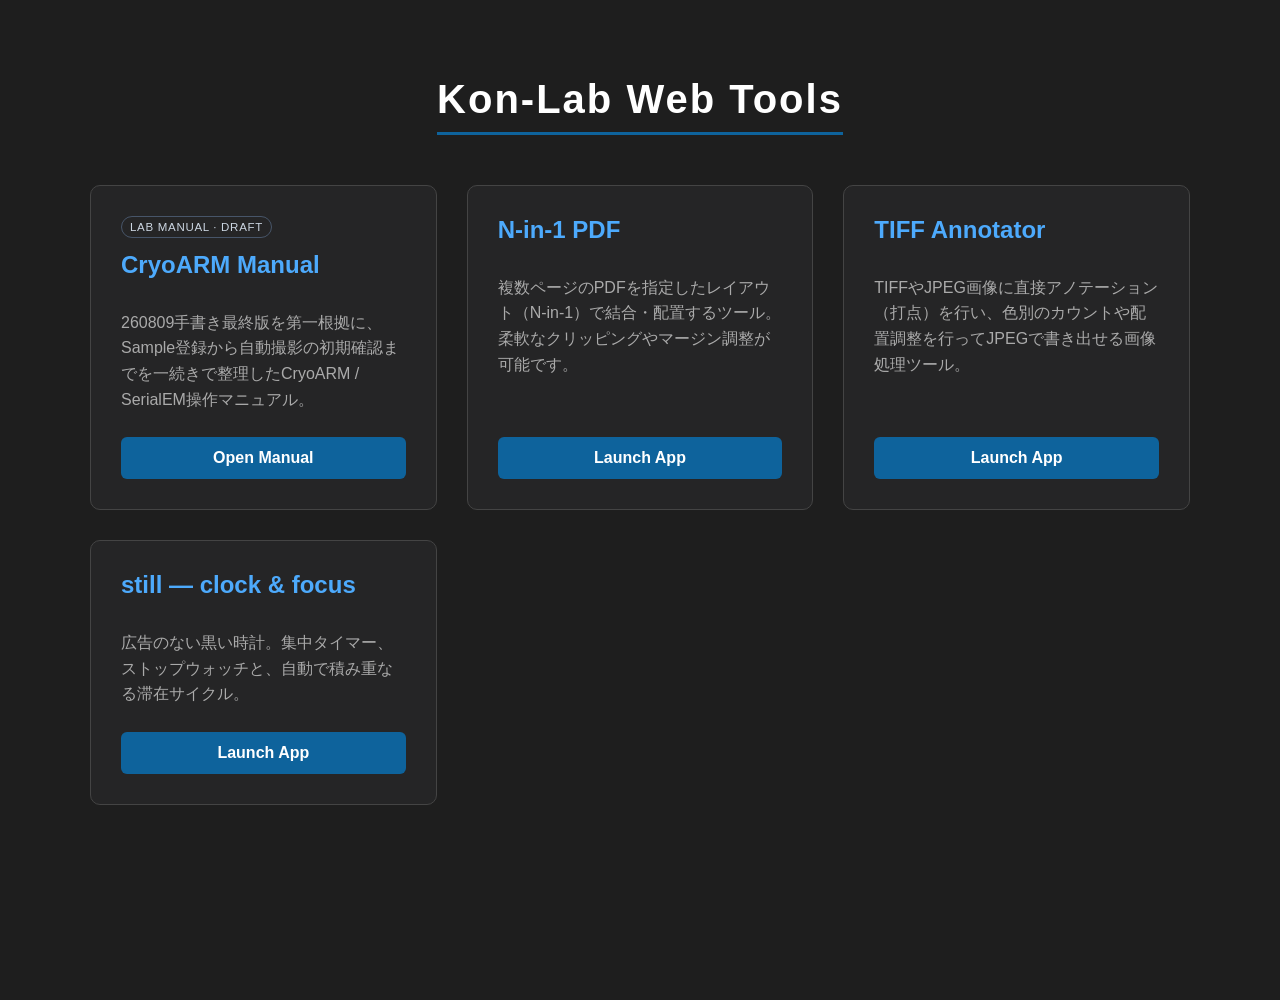
<file: index.html>
<!DOCTYPE html>
<html lang="ja">
<head>
    <meta charset="UTF-8">
    <meta name="viewport" content="width=device-width, initial-scale=1.0">
    <title>Kon-Lab Web Tools</title>
    <link rel="icon" href="data:image/svg+xml,<svg xmlns=%22http://www.w3.org/2000/svg%22 viewBox=%220 0 100 100%22><text y=%22.9em%22 font-size=%2290%22>🧪</text></svg>">
    <style>
        body { font-family: 'Inter','Segoe UI',Tahoma,Geneva,Verdana,sans-serif; background-color:#1e1e1e; color:#eee; display:flex; flex-direction:column; align-items:center; padding:50px 20px; margin:0; min-height:100vh; }
        h1 { color:#fff; margin-bottom:50px; border-bottom:3px solid #0e639c; padding-bottom:10px; font-size:2.5rem; letter-spacing:.05em; }
        .grid { display:grid; grid-template-columns:repeat(auto-fit,minmax(320px,1fr)); gap:30px; max-width:1100px; width:100%; }
        .card { background-color:#252526; border:1px solid #444; border-radius:10px; padding:30px; transition:transform .2s,box-shadow .2s,border-color .2s; text-decoration:none; color:inherit; display:flex; flex-direction:column; }
        .card:hover { transform:translateY(-5px); box-shadow:0 15px 30px rgba(0,0,0,.4); border-color:#0e639c; }
        .card h2 { margin-top:0; color:#4daafc; font-size:1.5rem; margin-bottom:15px; }
        .card p { color:#aaa; line-height:1.6; flex-grow:1; margin-bottom:25px; }
        .card .btn { display:inline-block; background-color:#0e639c; color:white; padding:12px 20px; text-align:center; border-radius:6px; font-weight:bold; transition:background-color .2s; }
        .card:hover .btn { background-color:#1177bb; }
        .badge { display:inline-block; width:max-content; font-size:.72rem; letter-spacing:.06em; color:#cbd5e1; border:1px solid #475569; border-radius:999px; padding:4px 8px; margin-bottom:13px; }
    </style>
</head>
<body>
    <h1>Kon-Lab Web Tools</h1>
    <div class="grid">
        <a href="cryoarm-manual/" class="card">
            <span class="badge">LAB MANUAL · DRAFT</span>
            <h2>CryoARM Manual</h2>
            <p>260809手書き最終版を第一根拠に、Sample登録から自動撮影の初期確認までを一続きで整理したCryoARM / SerialEM操作マニュアル。</p>
            <div class="btn">Open Manual</div>
        </a>
        <a href="n-in-1-pdf/" class="card">
            <h2>N-in-1 PDF</h2>
            <p>複数ページのPDFを指定したレイアウト（N-in-1）で結合・配置するツール。柔軟なクリッピングやマージン調整が可能です。</p>
            <div class="btn">Launch App</div>
        </a>
        <a href="tiff-annotator/" class="card">
            <h2>TIFF Annotator</h2>
            <p>TIFFやJPEG画像に直接アノテーション（打点）を行い、色別のカウントや配置調整を行ってJPEGで書き出せる画像処理ツール。</p>
            <div class="btn">Launch App</div>
        </a>
        <a href="still/landing.html" class="card">
            <h2>still — clock &amp; focus</h2>
            <p>広告のない黒い時計。集中タイマー、ストップウォッチと、自動で積み重なる滞在サイクル。</p>
            <div class="btn">Launch App</div>
        </a>
    </div>
</body>
</html>
</file>
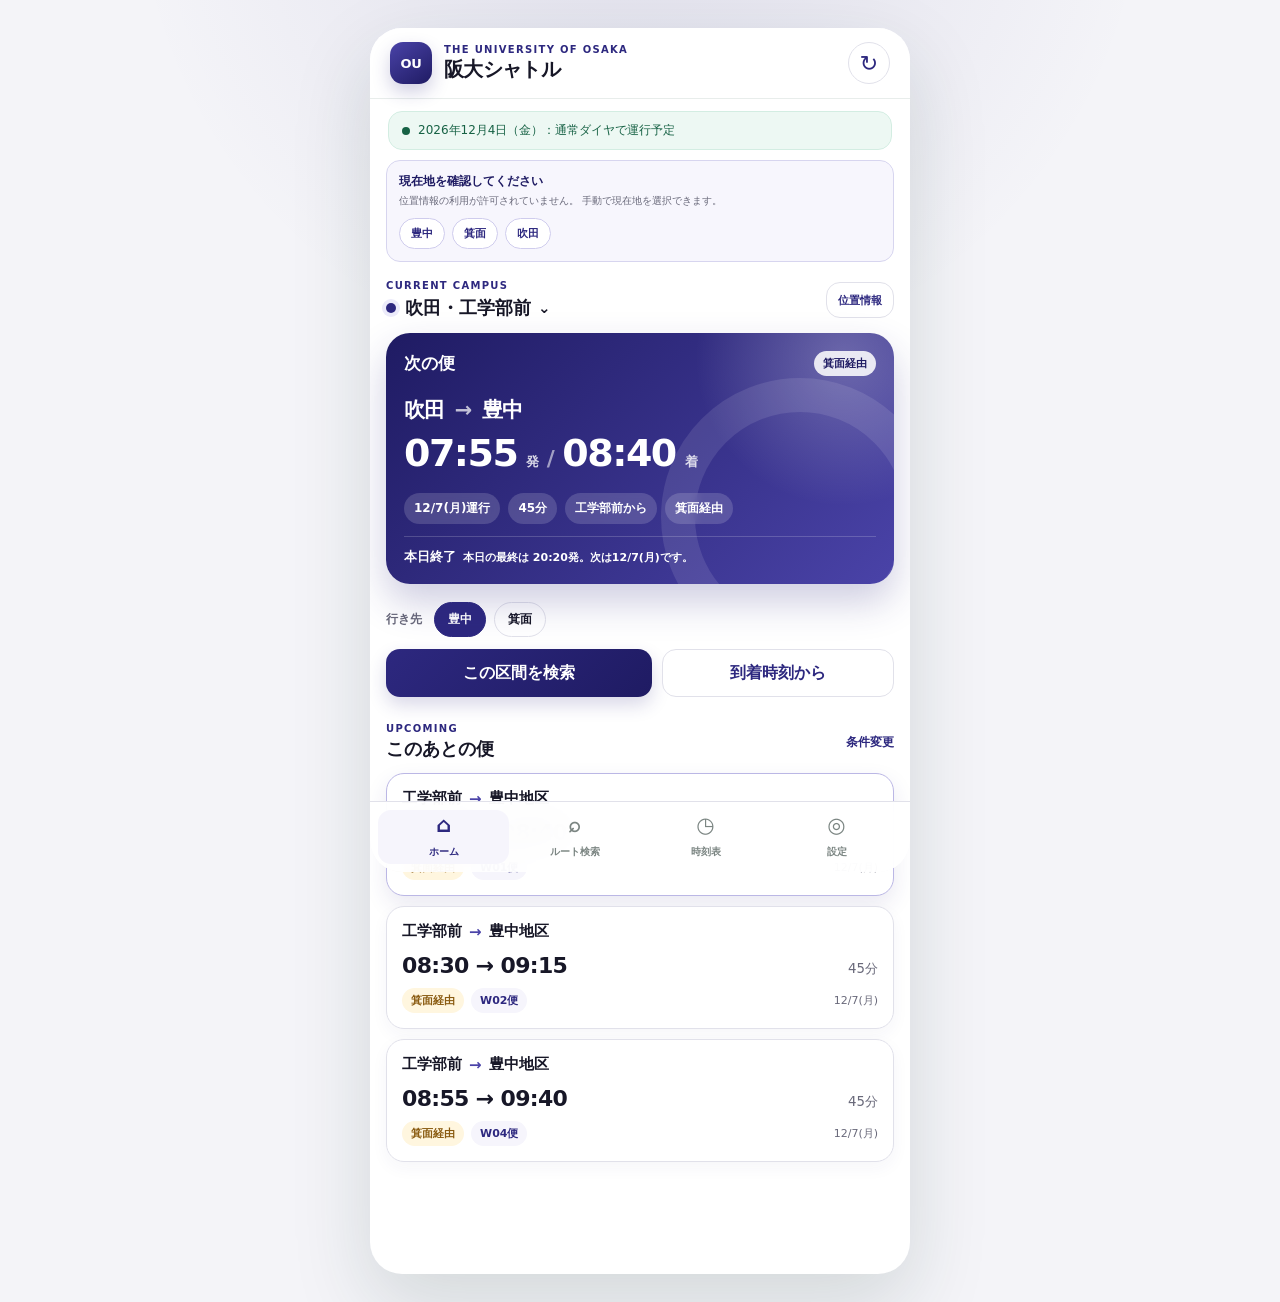
<file: campus-bus/index.html>
<!doctype html>
<html lang="ja">
<head>
  <meta charset="utf-8">
  <meta name="viewport" content="width=device-width, initial-scale=1, viewport-fit=cover">
  <meta name="theme-color" content="#2d287f">
  <meta name="description" content="大阪大学の豊中・箕面・吹田キャンパス間を走る学内連絡バスの時刻検索Webアプリ">
  <title>阪大シャトル検索</title>
  <link rel="manifest" href="./manifest.webmanifest">
  <link rel="stylesheet" href="./style.css">
  <link rel="stylesheet" href="./ui-v2.css">
</head>
<body>
  <div class="app-shell">
    <header class="topbar">
      <div class="brand-mark" aria-hidden="true">OU</div>
      <div class="brand-copy">
        <p class="eyebrow">THE UNIVERSITY OF OSAKA</p>
        <h1>阪大シャトル</h1>
      </div>
      <button class="icon-button" id="refresh-button" type="button" aria-label="現在時刻で更新" title="現在時刻で更新">↻</button>
    </header>
    <div class="service-banner" id="service-banner" role="status"></div>
    <main>
      <section class="view is-active" id="view-home" data-view="home">
        <div class="section-head location-head">
          <div class="location-copy">
            <p class="section-kicker">CURRENT CAMPUS</p>
            <button class="location-button" id="home-origin-button" type="button"><span class="location-dot"></span><span id="home-origin-label">吹田・工学部前</span><span class="chevron">⌄</span></button>
          </div>
          <button class="secondary-button compact" id="locate-button" type="button">位置情報</button>
        </div>
        <article class="next-card" id="next-card">
          <div class="next-card-top"><span class="card-label">次の便</span><span class="pill pill-light" id="next-route-type">検索中</span></div>
          <div id="next-card-content" class="next-card-content skeleton-block"></div>
          <div id="remaining-summary" class="remaining-summary is-hidden"></div>
        </article>
        <div class="destination-switch" aria-label="行き先"><span>行き先</span><div class="chip-row" id="home-destination-chips"></div></div>
        <div class="quick-actions"><button class="primary-button" id="search-now-button" type="button">この区間を検索</button><button class="secondary-button" id="arrival-search-button" type="button">到着時刻から</button></div>
        <section class="content-section compact-section">
          <div class="section-title-row"><div><p class="section-kicker">UPCOMING</p><h2>このあとの便</h2></div><button class="text-button" id="open-search-button" type="button">条件変更</button></div>
          <div class="stack-list" id="upcoming-list"></div>
        </section>
        <section class="content-section" id="recent-section">
          <div class="section-title-row"><div><p class="section-kicker">RECENT</p><h2>最近使ったルート</h2></div></div>
          <div class="route-shortcuts" id="recent-routes"></div>
        </section>
      </section>

      <section class="view" id="view-search" data-view="search">
        <div class="page-heading compact-heading"><p class="section-kicker">ROUTE SEARCH</p><h2>ルート検索</h2></div>
        <form class="search-panel search-panel-compact" id="search-form">
          <div class="route-editor">
            <div class="route-line">
              <span class="route-role is-origin">出発</span>
              <select class="route-campus-select" id="origin-campus" name="origin" aria-label="出発キャンパス"><option value="suita">吹田</option><option value="toyonaka">豊中</option><option value="minoh">箕面</option></select>
              <label id="origin-stop-wrap" class="inline-stop is-hidden"><span class="sr-only">吹田の乗り場</span><select id="origin-stop" aria-label="吹田の乗り場"><option value="suita_engineering">工学部前</option><option value="suita_human_sciences">人間科学部前</option></select></label>
            </div>
            <button class="swap-button" id="swap-button" type="button" aria-label="出発地と到着地を入れ替える">⇅</button>
            <div class="route-line">
              <span class="route-role is-destination">到着</span>
              <select class="route-campus-select" id="destination-campus" name="destination" aria-label="到着キャンパス"><option value="toyonaka">豊中</option><option value="suita">吹田</option><option value="minoh">箕面</option></select>
              <label id="destination-stop-wrap" class="inline-stop is-hidden"><span class="sr-only">吹田の降り場</span><select id="destination-stop" aria-label="吹田の降り場"><option value="suita_engineering">工学部前</option><option value="suita_convention">コンベンション前</option></select></label>
            </div>
          </div>
          <div class="segmented search-mode" role="group" aria-label="検索基準"><button type="button" class="is-active" data-mode="depart">出発</button><button type="button" data-mode="arrive">到着</button></div>
          <div class="date-time-row stable-inputs">
            <label class="input-field"><span>日付</span><input id="search-date" type="date" required></label>
            <label class="input-field"><span>時刻</span><input id="search-time" type="time" required></label>
          </div>
          <details class="search-options" id="search-options">
            <summary><span>検索条件</span><span class="summary-hint" id="search-options-summary">直行・往復を指定</span></summary>
            <div class="option-list">
              <label class="toggle-row" id="direct-row"><span><strong>直行便のみ</strong><small>豊中―吹田で箕面を経由しない便</small></span><input id="direct-only" type="checkbox"><span class="toggle" aria-hidden="true"></span></label>
              <label class="toggle-row"><span><strong>往復で検索</strong><small>到着後に利用できる復路も表示</small></span><input id="round-trip" type="checkbox"><span class="toggle" aria-hidden="true"></span></label>
              <label class="input-field is-hidden" id="stay-wrap"><span>現地での滞在時間</span><select id="stay-minutes"><option value="45">45分</option><option value="60" selected>60分</option><option value="90">90分</option><option value="105">1コマ（105分）</option><option value="120">2時間</option></select></label>
            </div>
          </details>
          <button class="primary-button search-submit" type="submit">検索</button>
        </form>
        <section class="content-section results-section" id="results-section">
          <div class="section-title-row"><div><p class="section-kicker">RESULT</p><h2 id="results-title">検索結果</h2></div><button class="text-button" id="favorite-current-button" type="button">☆ 保存</button></div>
          <div id="search-message"></div><div class="stack-list" id="search-results"></div>
        </section>
      </section>

      <section class="view" id="view-timetable" data-view="timetable">
        <div class="page-heading compact-heading"><p class="section-kicker">TIMETABLE</p><h2>2026年度 時刻表</h2><p>キャンパス目線で通常ダイヤを確認できます。</p></div>
        <div class="segmented timetable-direction three-way"><button type="button" class="is-active" data-direction="eastbound">豊中→吹田</button><button type="button" data-direction="minoh">箕面発着</button><button type="button" data-direction="westbound">吹田→豊中</button></div>
        <div class="timetable-list" id="timetable-list"></div>
      </section>

      <section class="view" id="view-settings" data-view="settings">
        <div class="page-heading compact-heading"><p class="section-kicker">SETTINGS</p><h2>設定・保存</h2><p>設定はこの端末内だけに保存されます。</p></div>
        <section class="settings-card">
          <h3>既定の現在地</h3>
          <label class="input-field"><span>アプリ起動時のキャンパス</span><select id="default-campus"><option value="suita">吹田キャンパス</option><option value="toyonaka">豊中キャンパス</option><option value="minoh">箕面キャンパス</option></select></label>
          <label class="input-field" id="default-suita-stop-wrap"><span>吹田で使う乗り場</span><select id="default-suita-stop"><option value="suita_engineering">工学部前</option><option value="suita_human_sciences">人間科学部前</option></select></label>
        </section>
        <section class="settings-card"><div class="section-title-row"><h3>保存したルート</h3><button class="text-button danger" id="clear-saved-button" type="button">すべて削除</button></div><div id="saved-routes"></div></section>
        <section class="settings-card source-card"><h3>データと利用上の注意</h3><p>2026年4月1日改正の大阪大学公式時刻表を使用しています。道路・気象状況による遅延や運休は反映されません。</p><p>学内連絡バスは無料ですが、キャンパス間移動を伴う授業・教育・研究等の対象者向けです。通学・通勤目的には利用できません。</p><a class="source-link" href="https://www.osaka-u.ac.jp/ja/access/bus" target="_blank" rel="noreferrer">公式の学内連絡バス情報を確認 ↗</a><p class="data-version" id="data-version"></p></section>
      </section>
    </main>

    <nav class="bottom-nav" aria-label="メインナビゲーション"><button type="button" class="is-active" data-nav="home"><span>⌂</span>ホーム</button><button type="button" data-nav="search"><span>⌕</span>ルート検索</button><button type="button" data-nav="timetable"><span>◷</span>時刻表</button><button type="button" data-nav="settings"><span>◎</span>設定</button></nav>
  </div>

  <dialog id="campus-dialog" class="campus-dialog">
    <form method="dialog">
      <div class="dialog-head"><div><p class="section-kicker">CURRENT CAMPUS</p><h2>現在いるキャンパス</h2></div><button value="cancel" class="icon-button" aria-label="閉じる">×</button></div>
      <div class="campus-options" id="campus-options"></div>
      <label class="dialog-stop-field" id="dialog-suita-stop-wrap"><span>吹田の乗り場</span><select id="dialog-suita-stop"><option value="suita_engineering">工学部前</option><option value="suita_human_sciences">人間科学部前</option></select></label>
    </form>
  </dialog>
  <script type="module" src="./src/app.mjs"></script>
  <script type="module" src="./src/enhancements.mjs"></script>
</body>
</html>
</file>
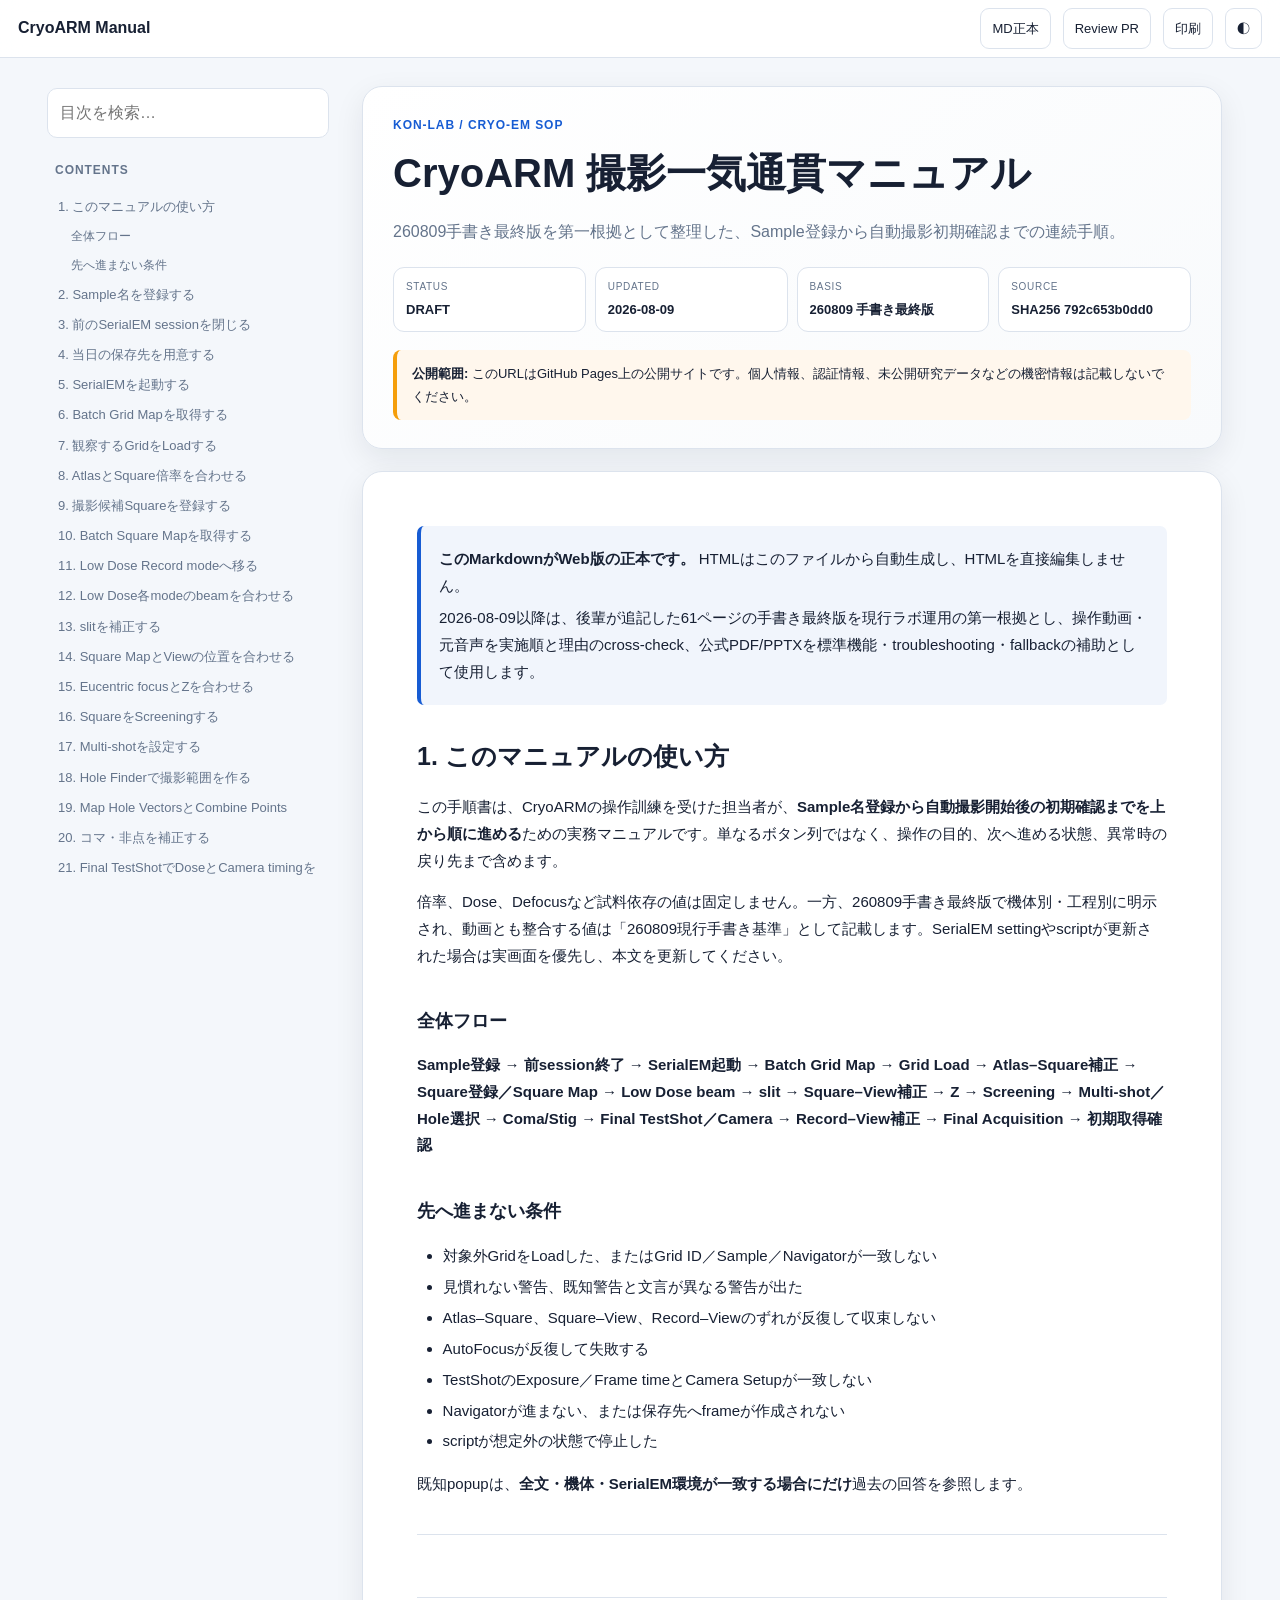
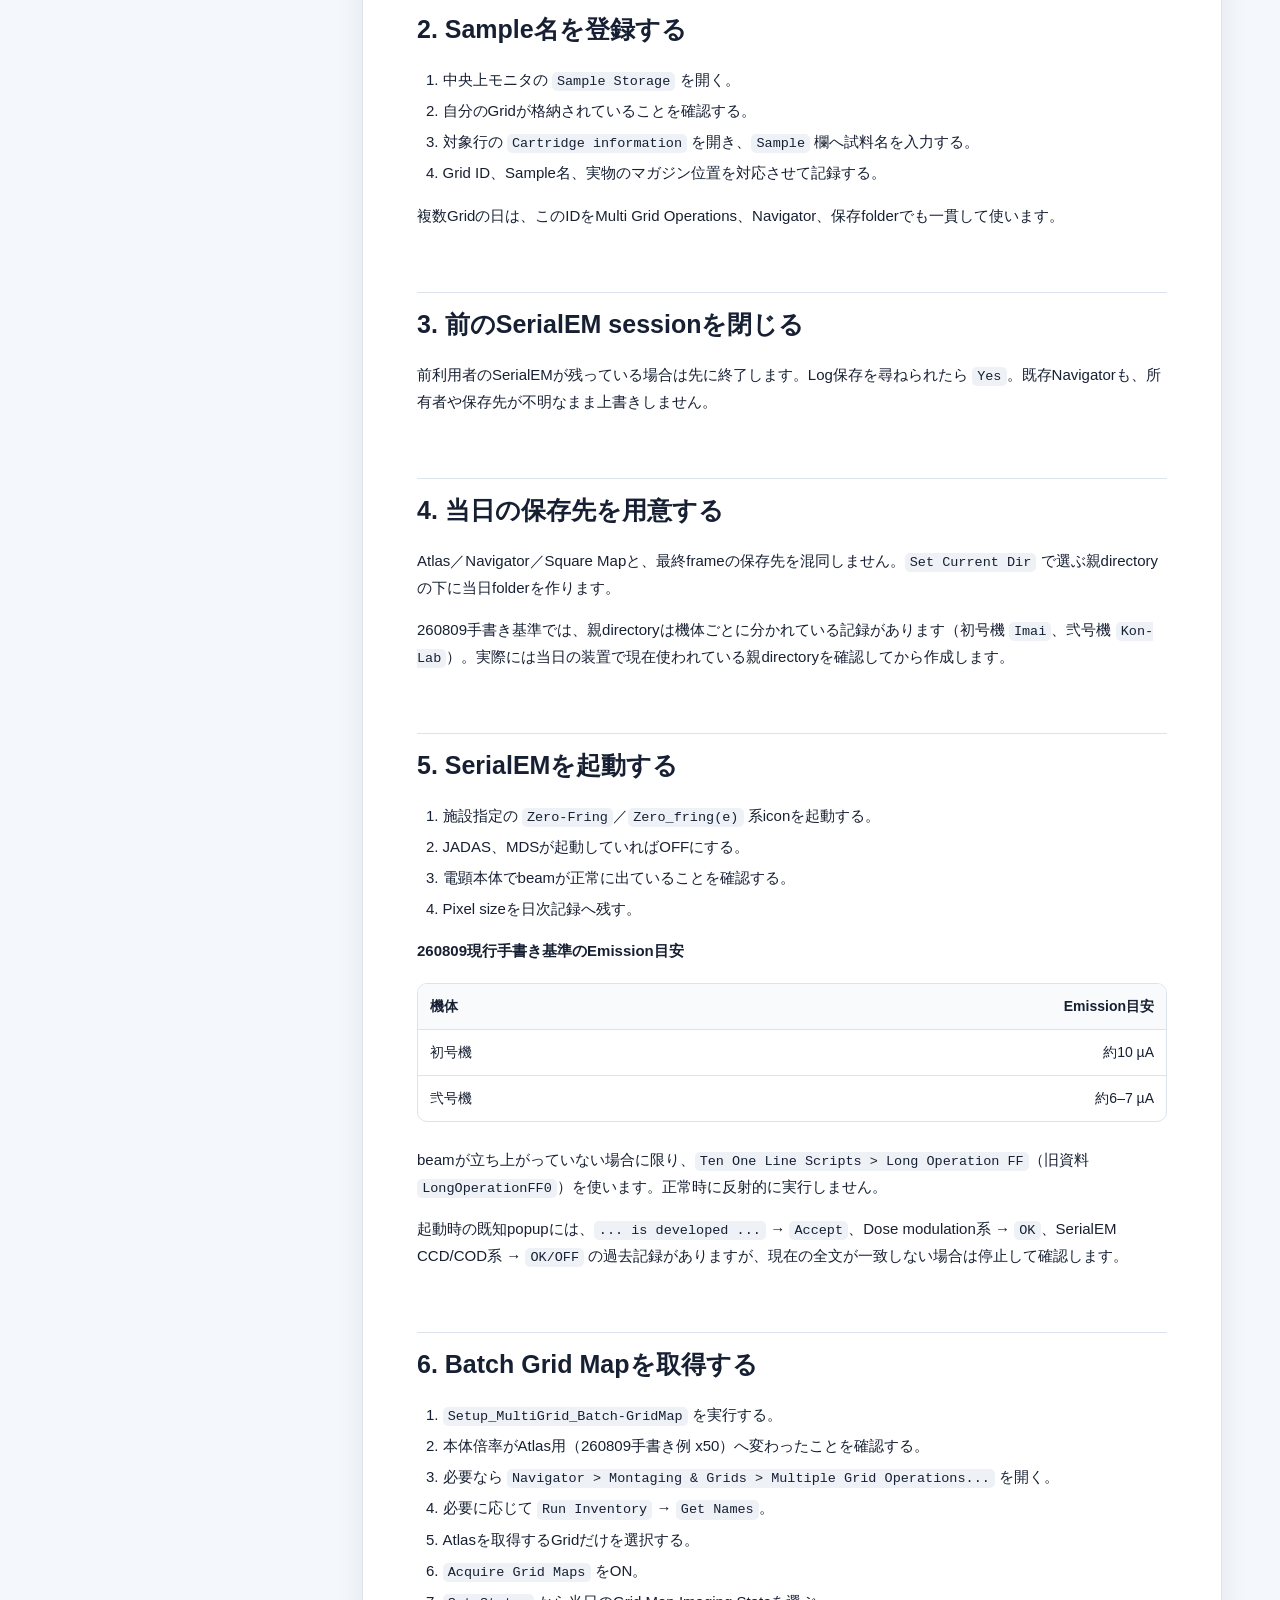
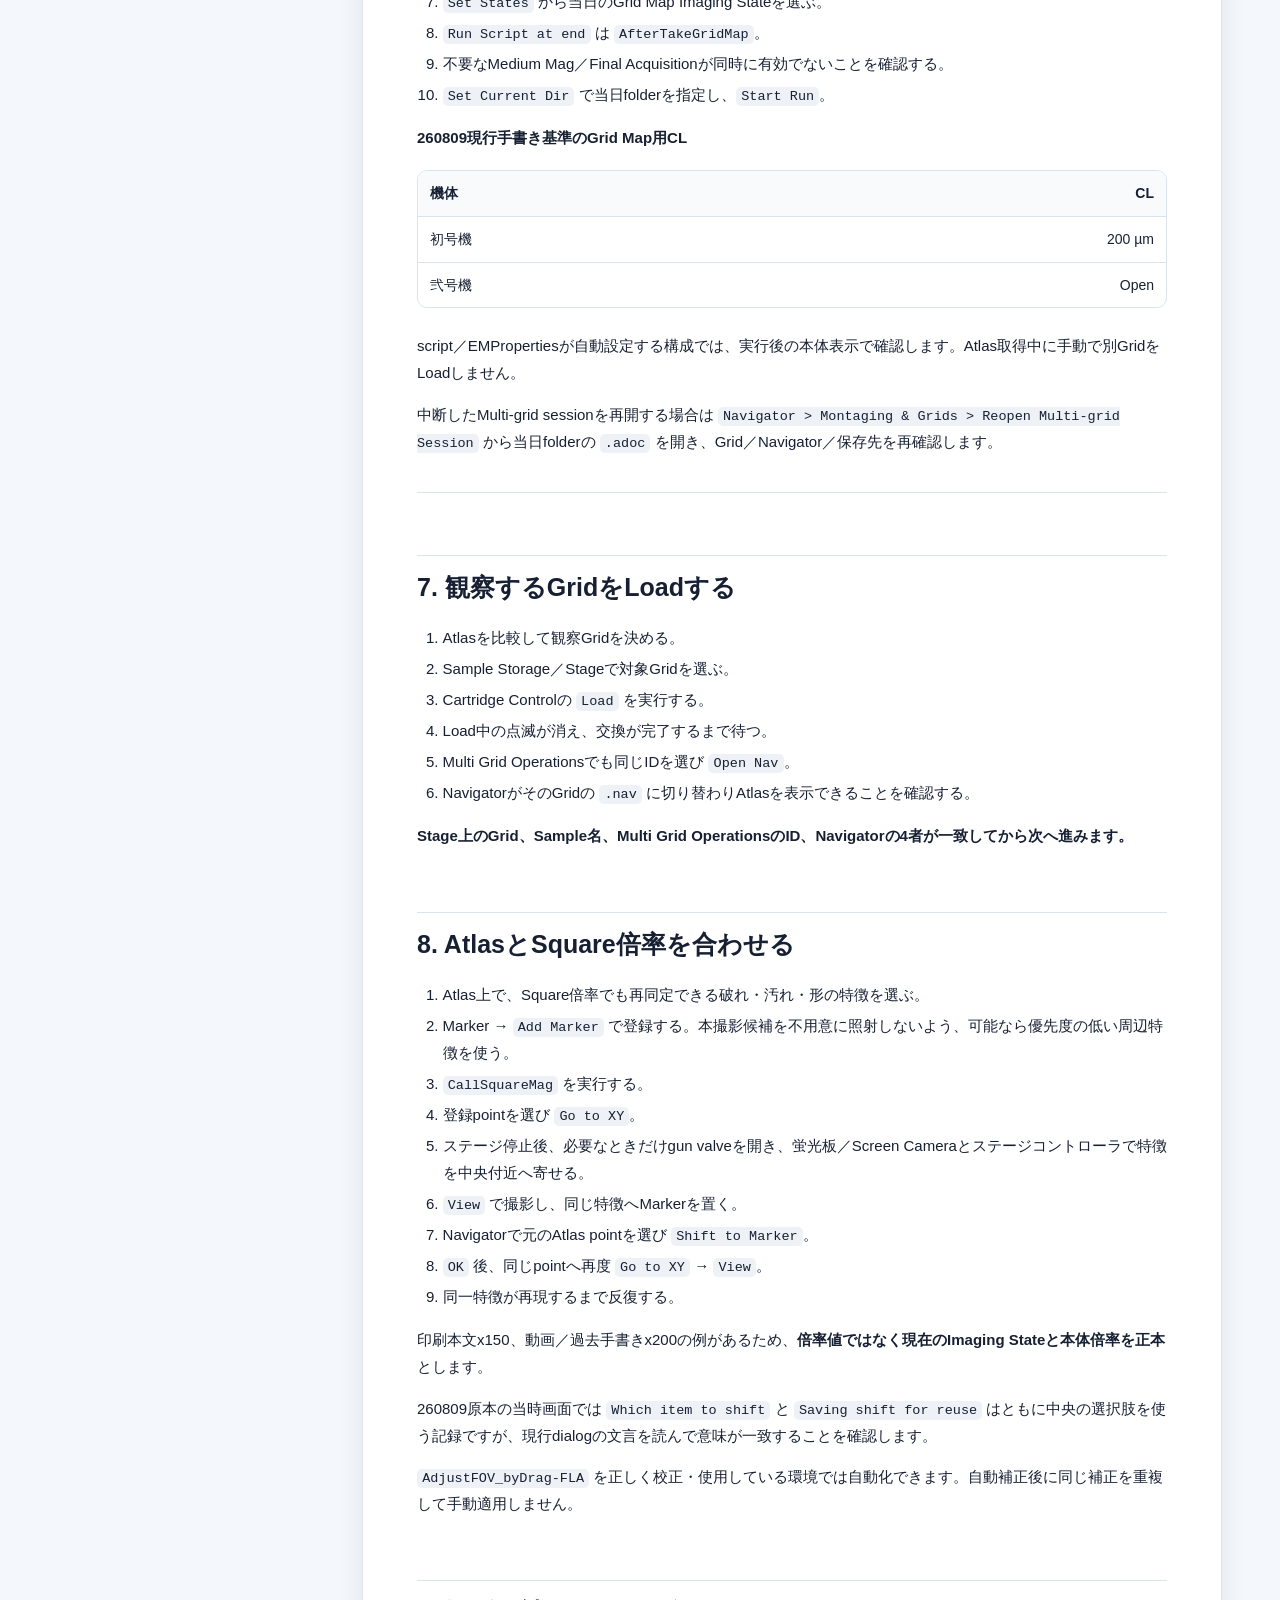
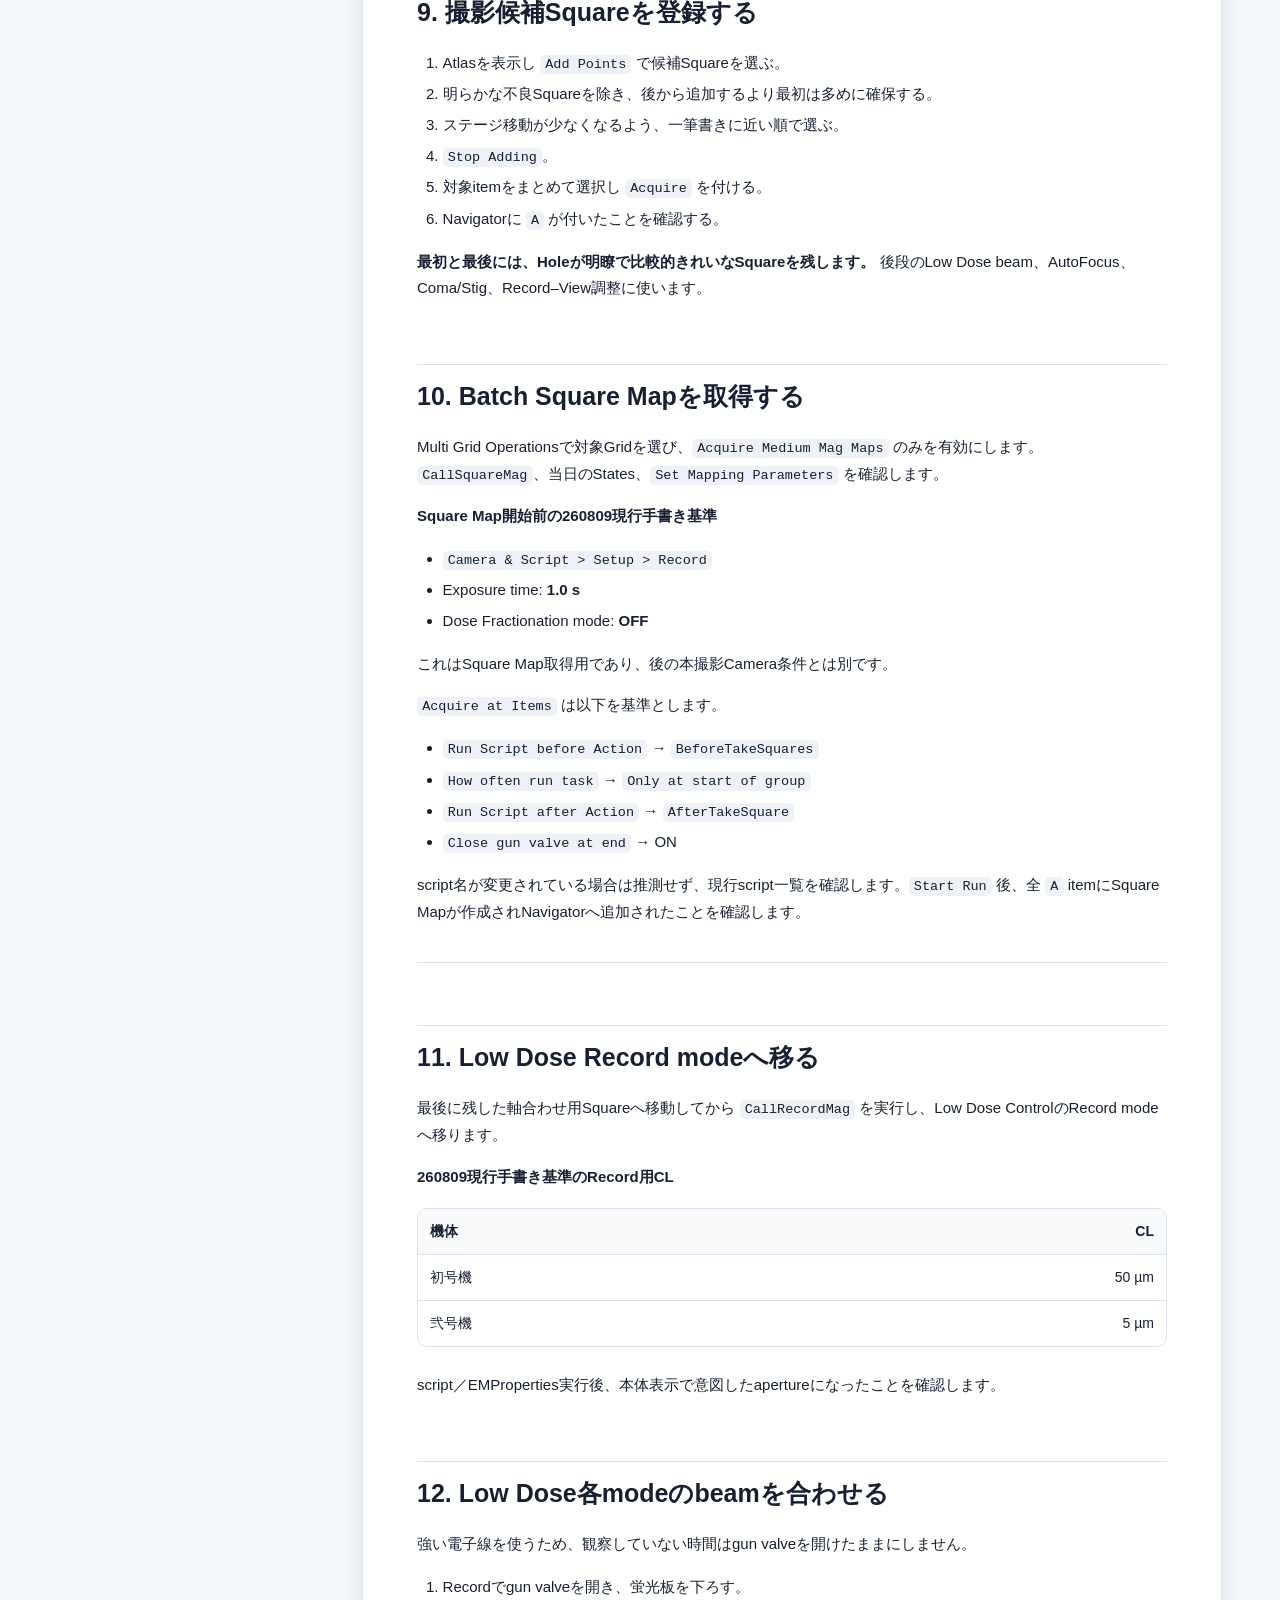
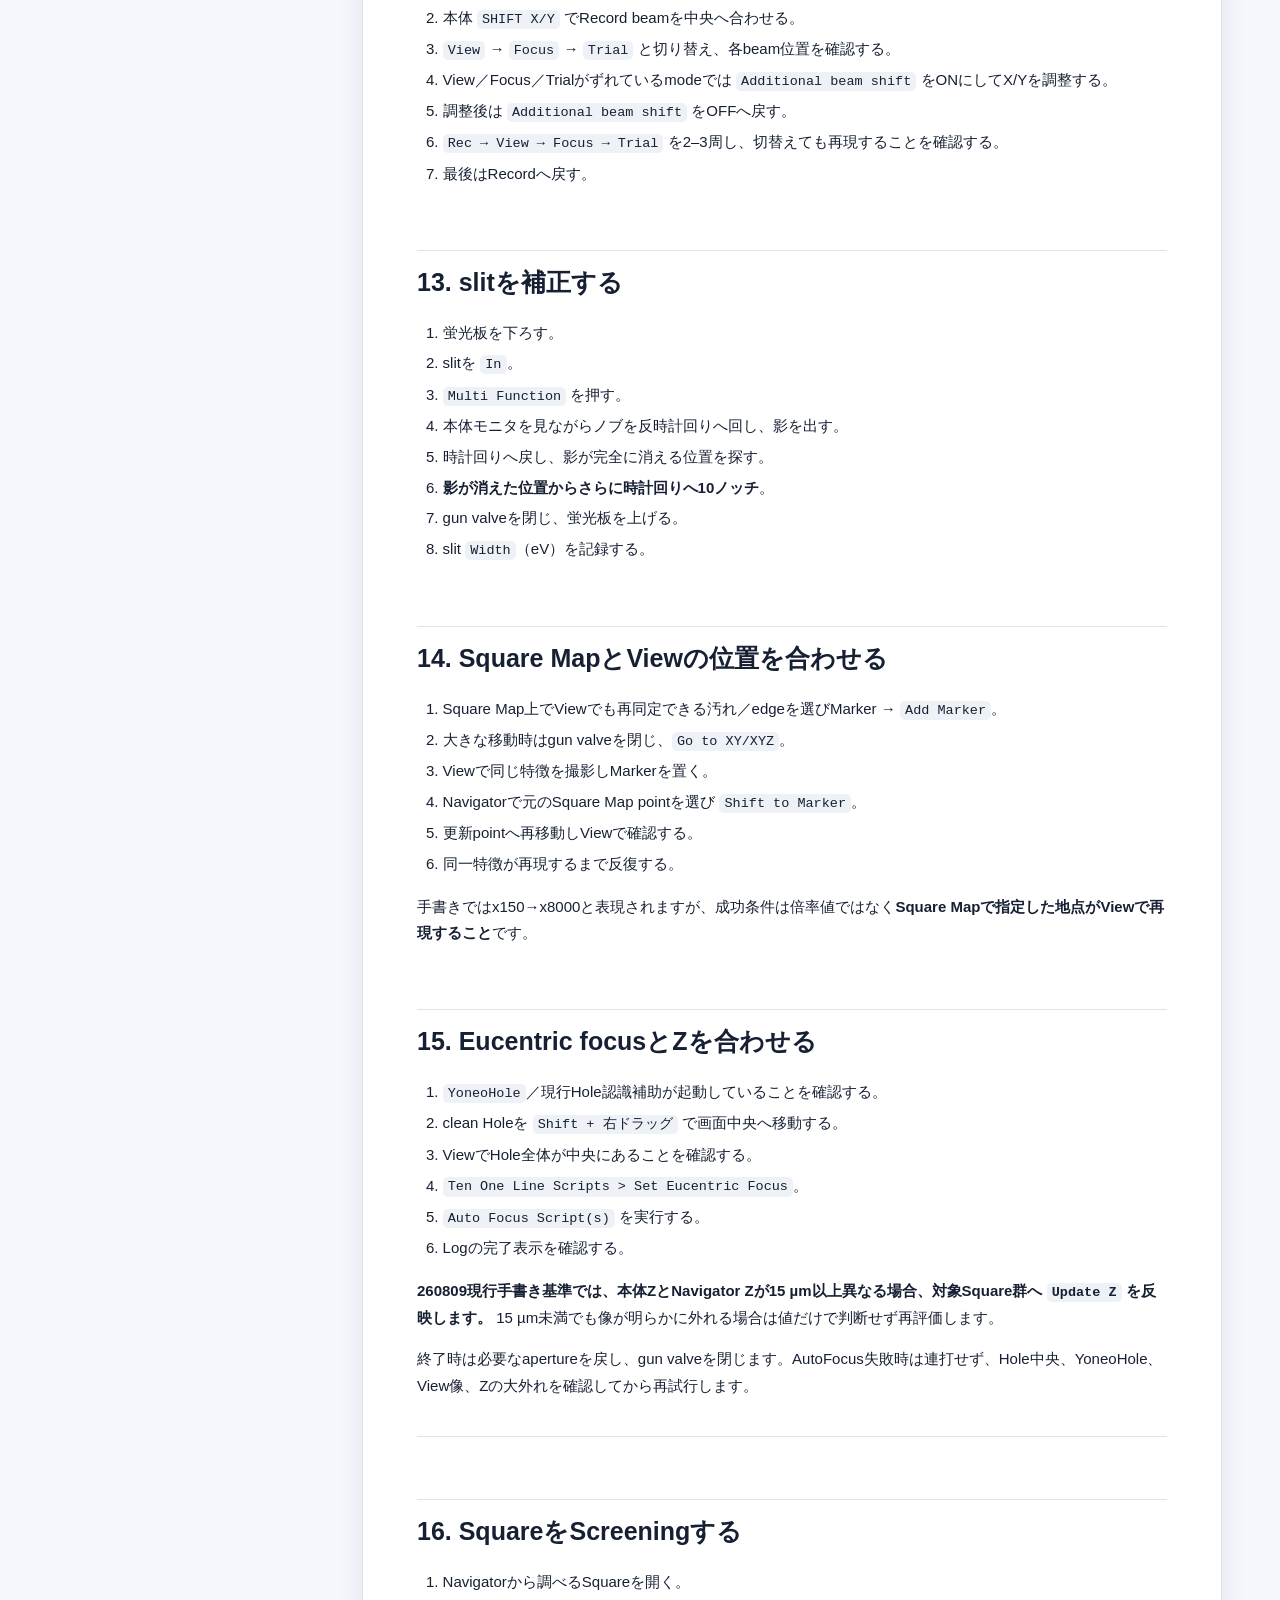
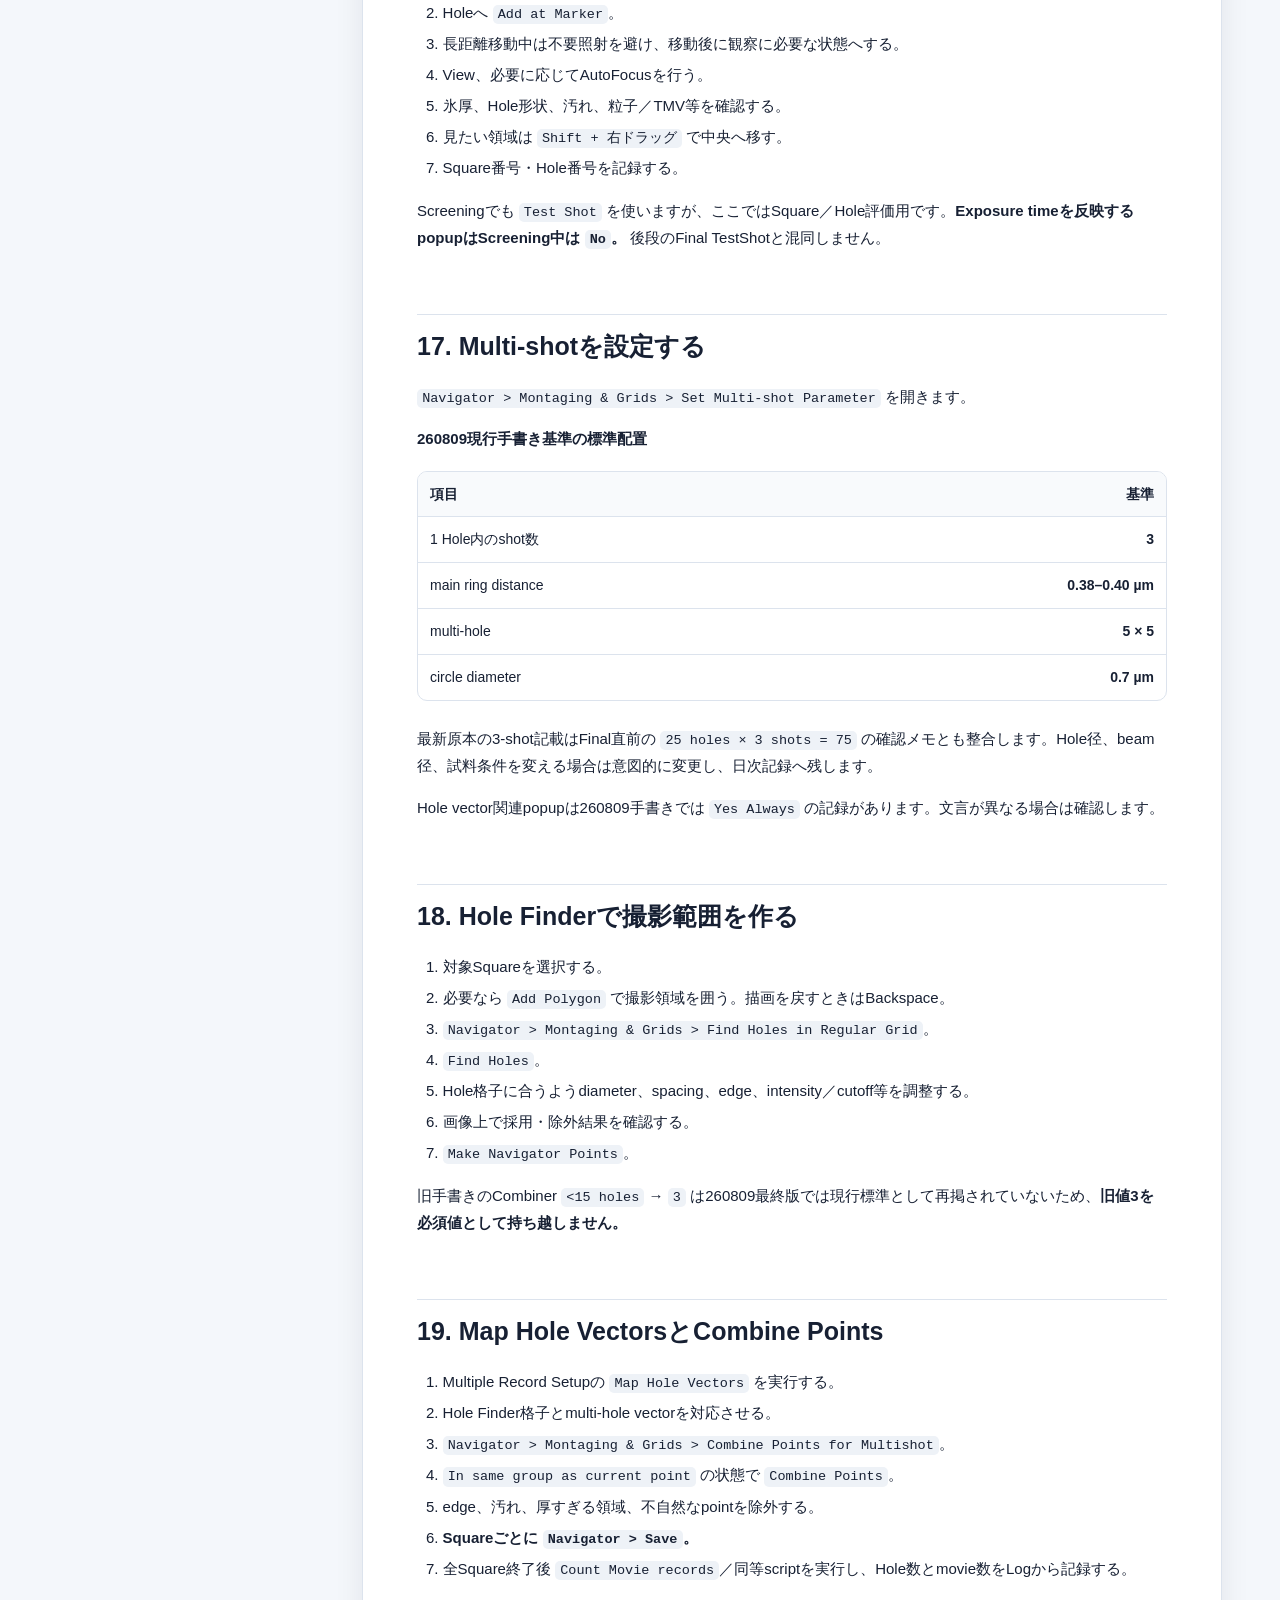
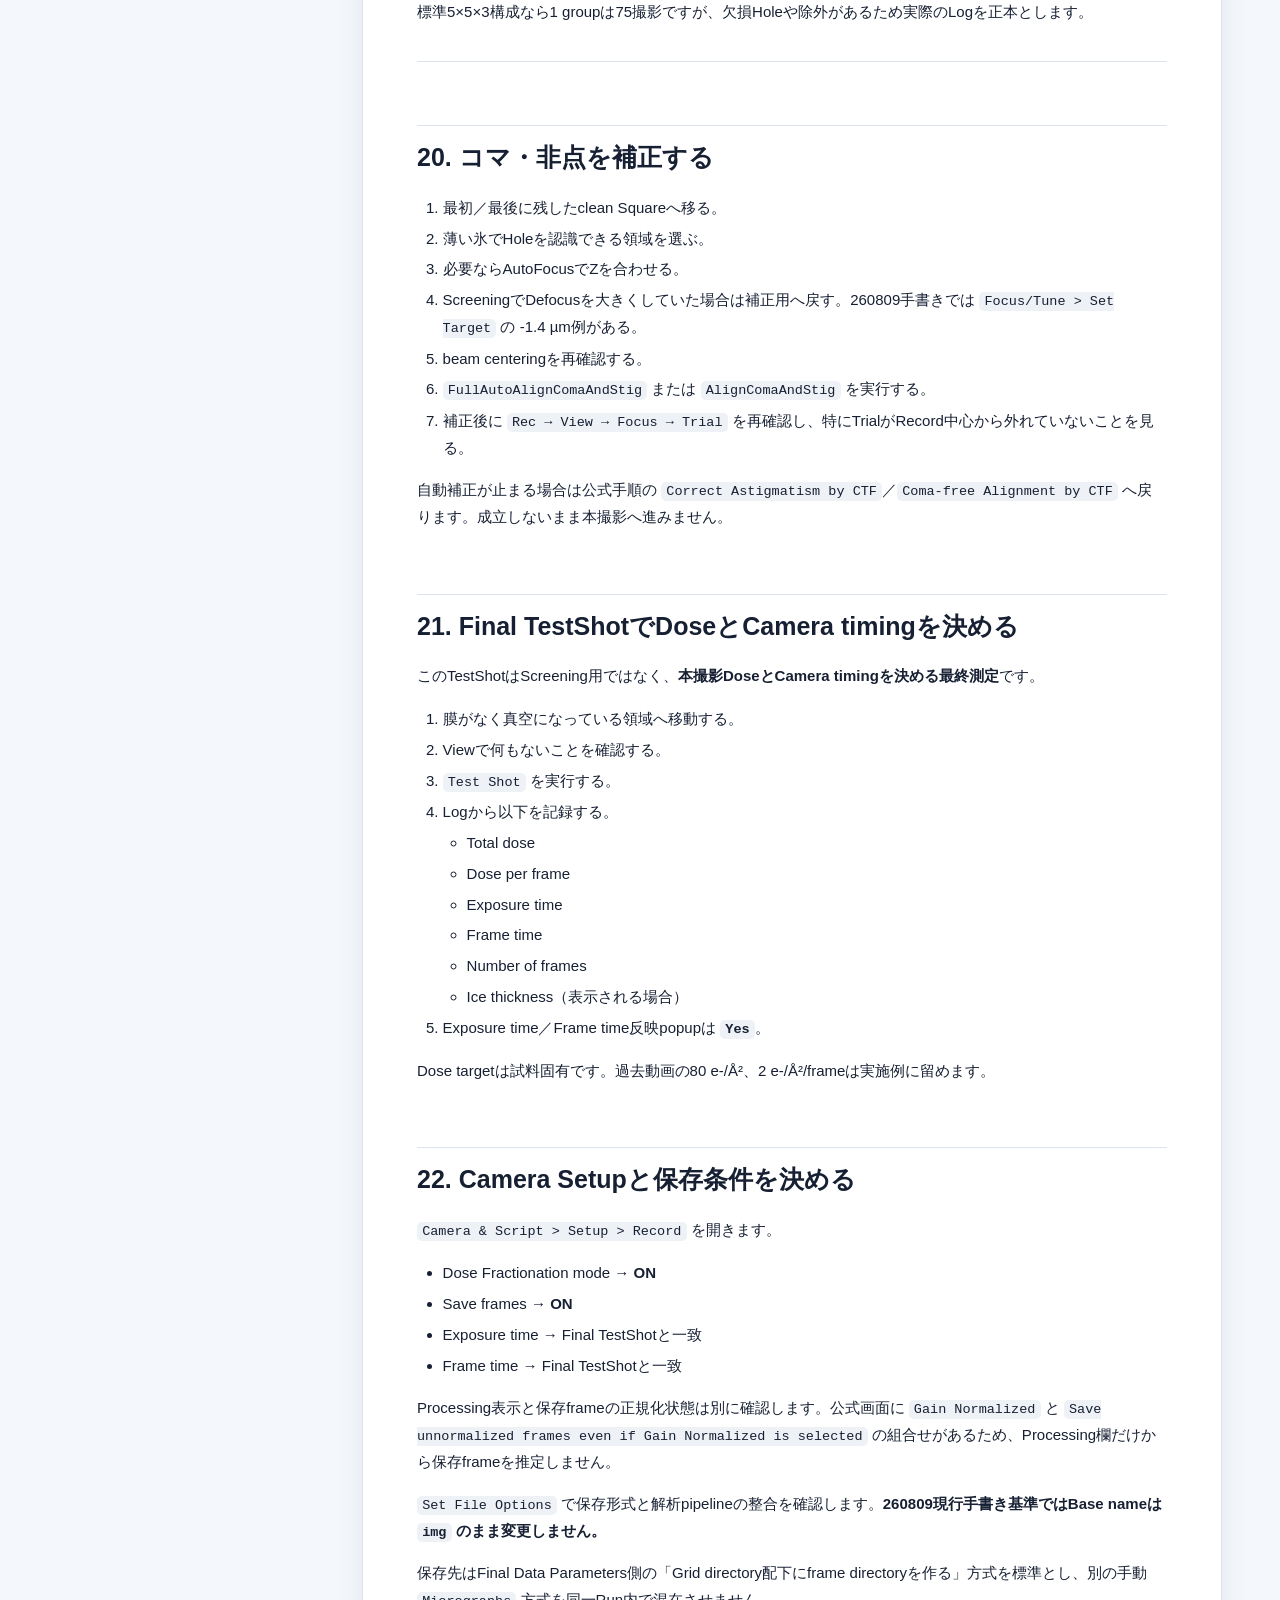
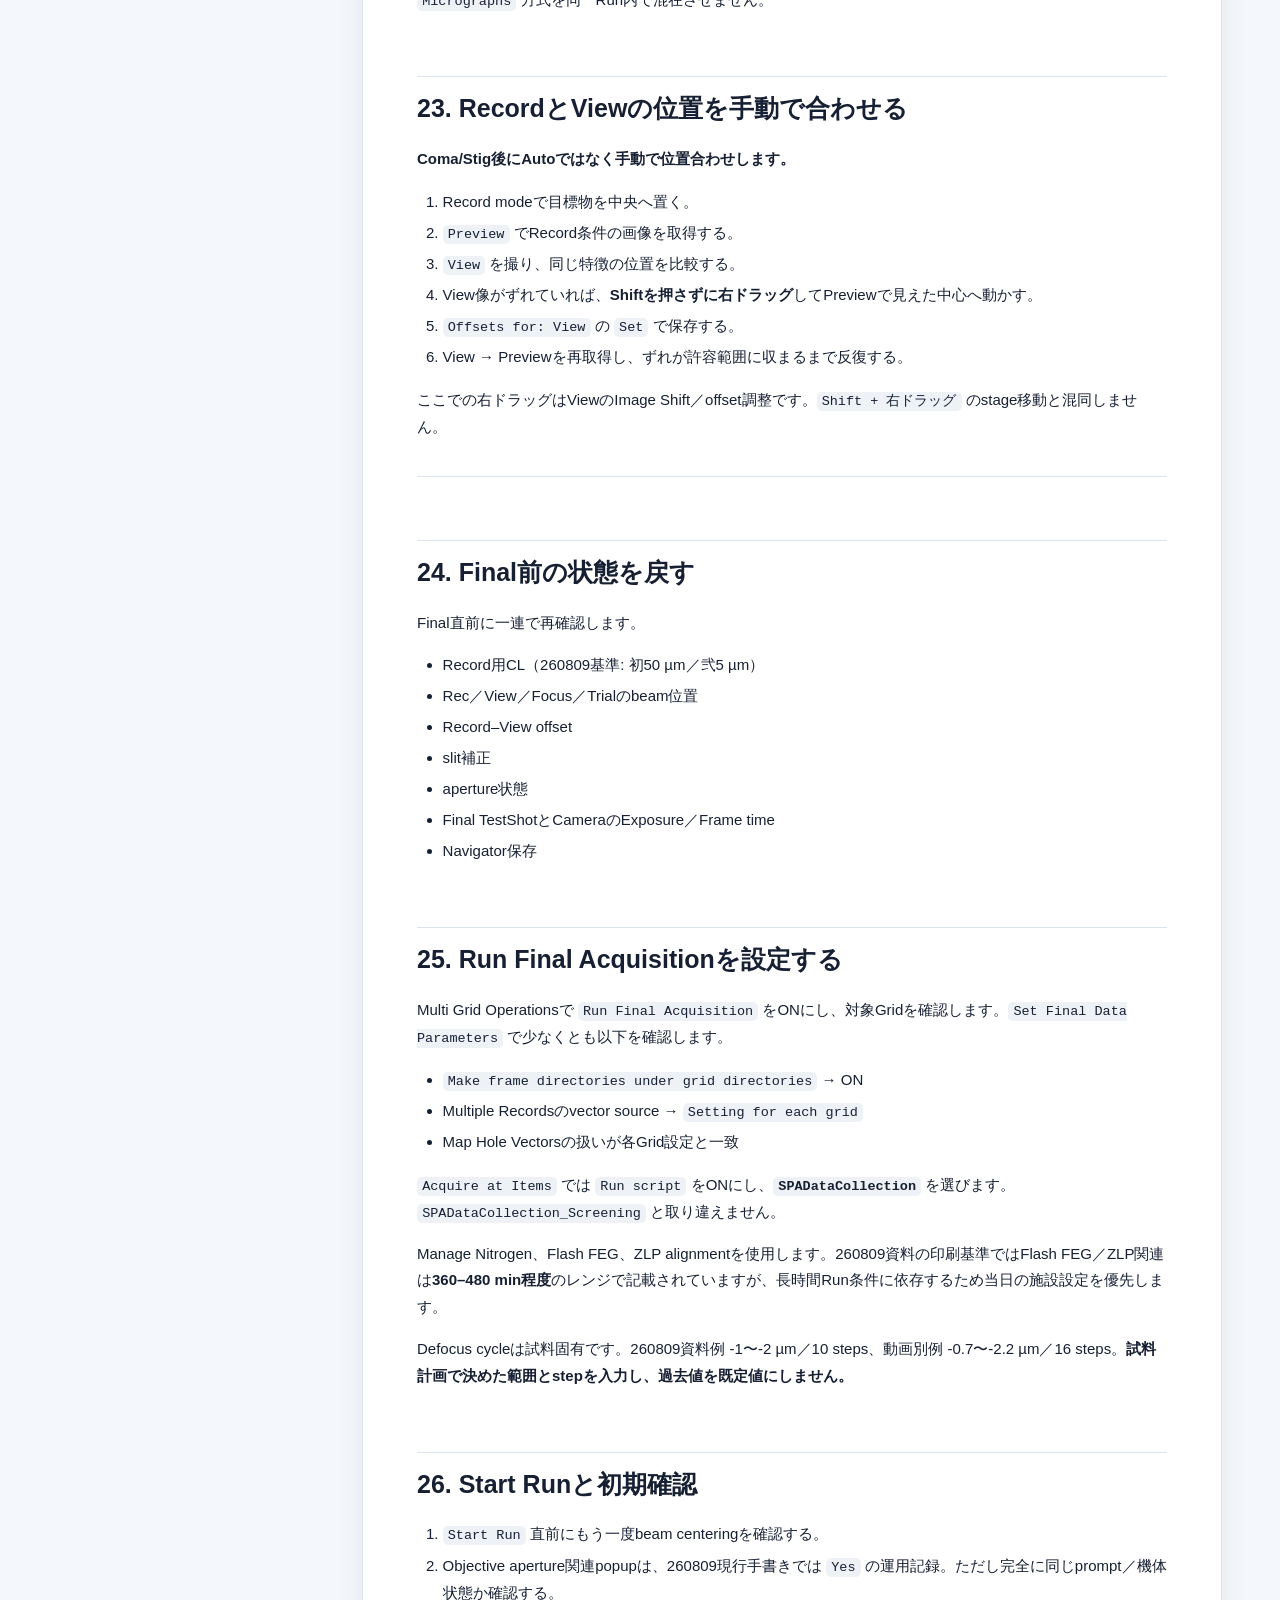
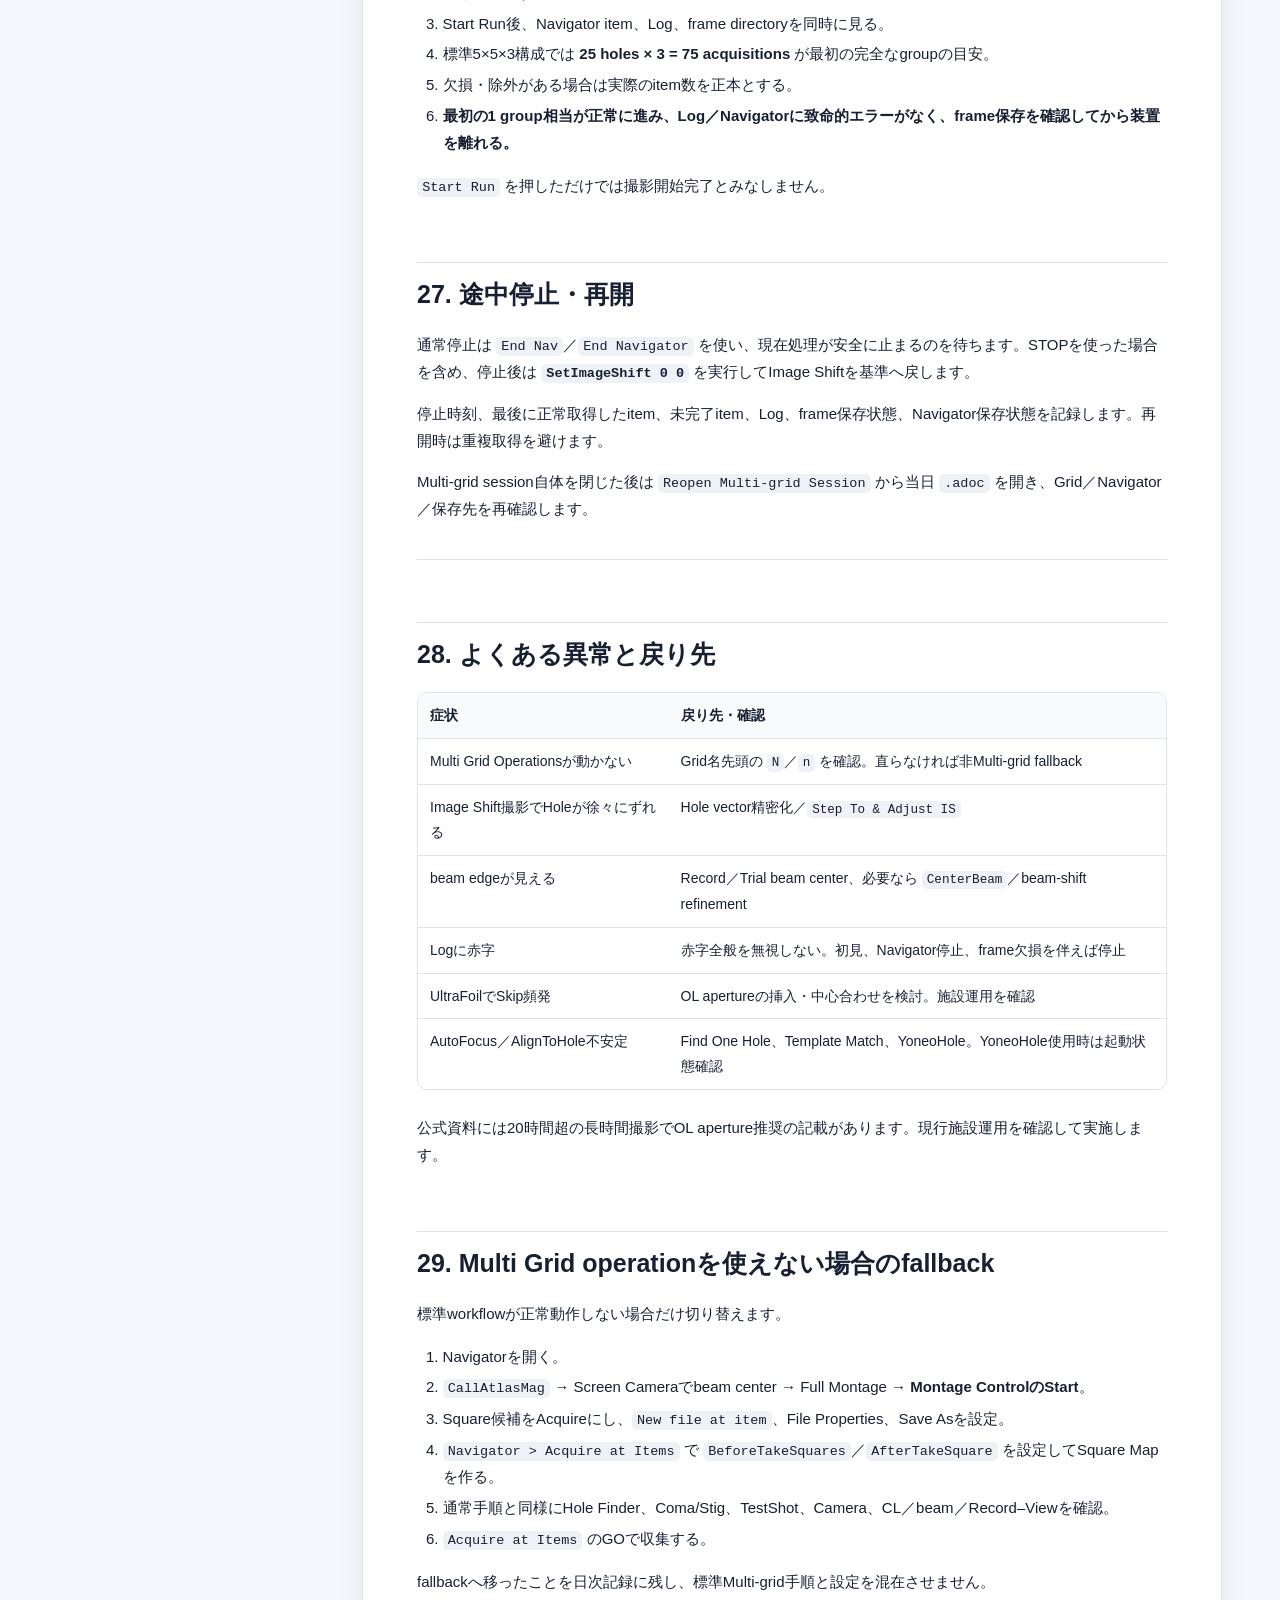
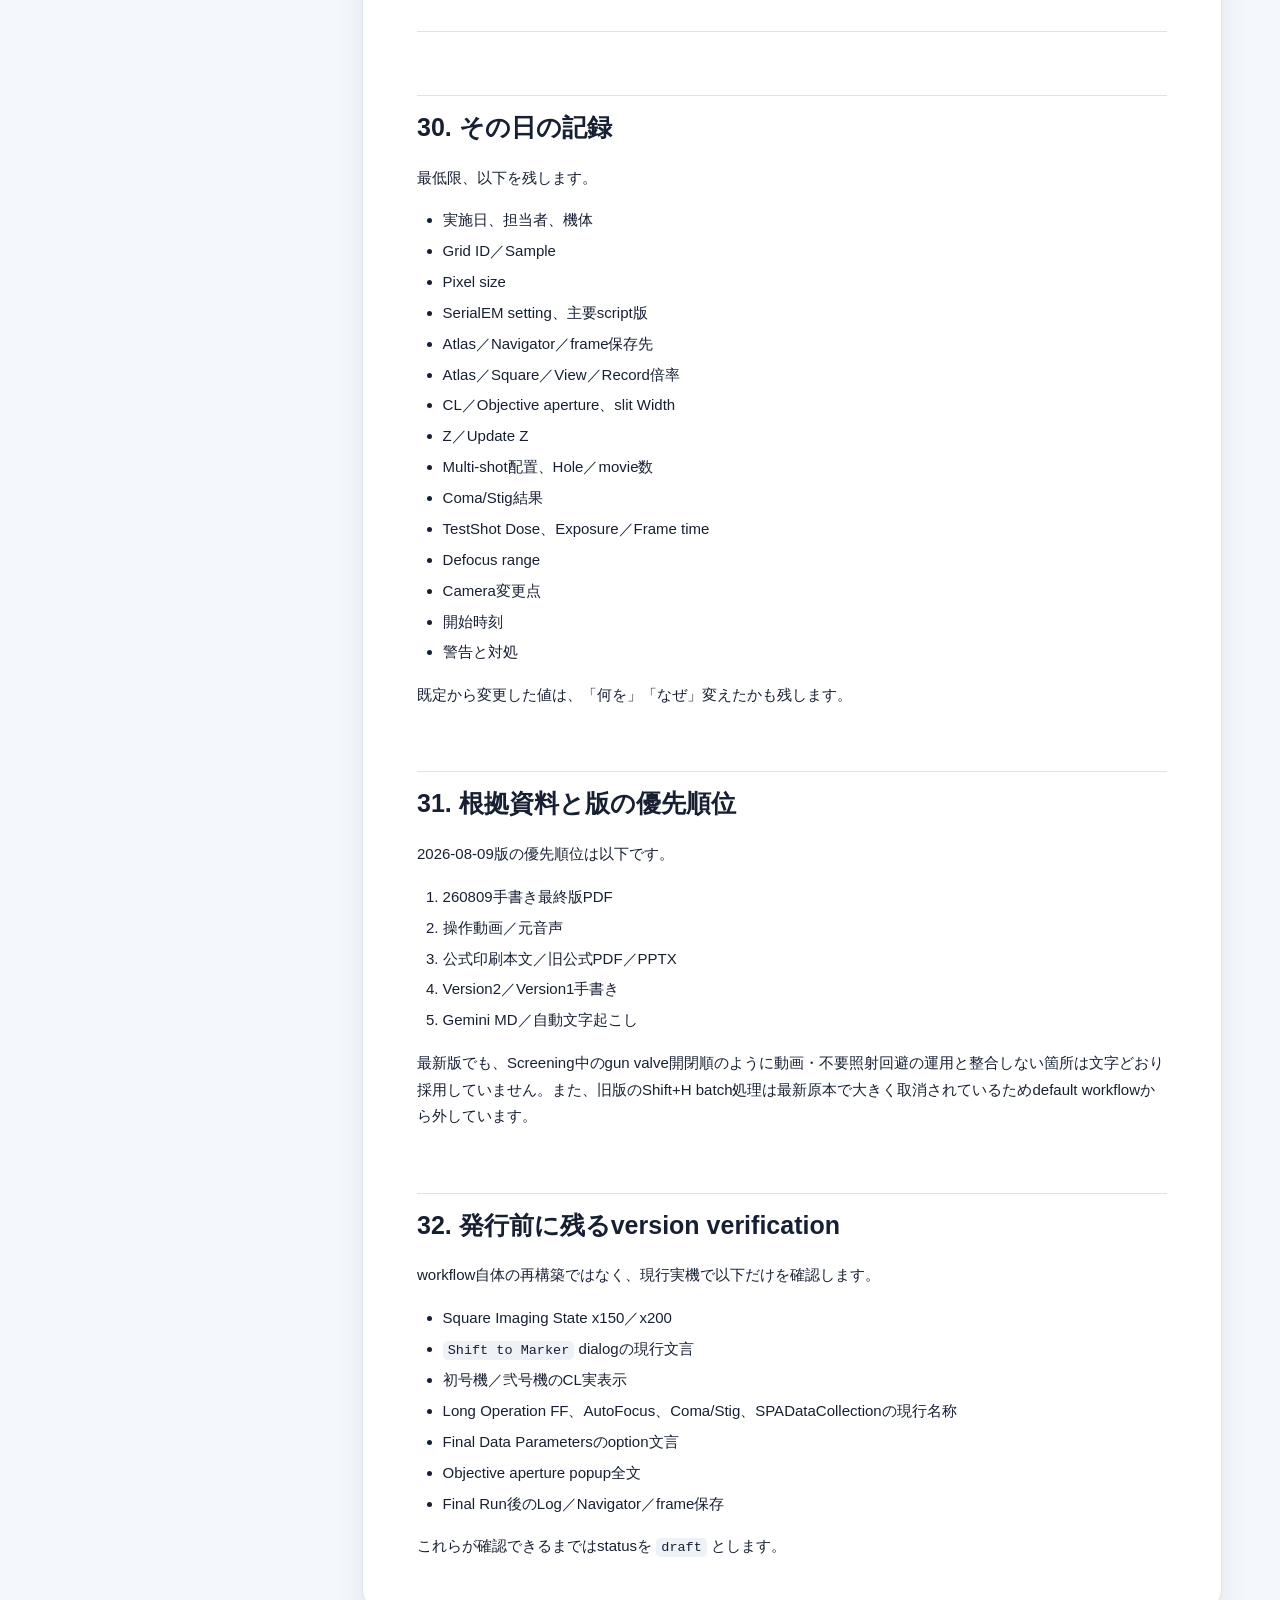
<file: cryoarm-manual/index.html>
<!doctype html>
<html lang="ja">
<head>
<meta charset="utf-8">
<meta name="viewport" content="width=device-width,initial-scale=1">
<meta name="color-scheme" content="light dark">
<title>CryoARM 撮影一気通貫マニュアル | Kon-Lab</title>
<style>
:root{--bg:#f4f7fb;--surface:#fff;--surface2:#f8fafc;--text:#172033;--muted:#64748b;--line:#dce3ed;--accent:#175cd3;--accent2:#0b4aa2;--warn:#9a3412;--warnbg:#fff7ed;--ok:#166534;--code:#eef2f7;--shadow:0 10px 30px rgba(15,23,42,.08)}
[data-theme="dark"]{--bg:#0f172a;--surface:#111c30;--surface2:#162238;--text:#e5edf8;--muted:#9fb0c7;--line:#2b3a52;--accent:#73a7ff;--accent2:#9bc0ff;--warn:#fdba74;--warnbg:#341b11;--ok:#86efac;--code:#1b2940;--shadow:none}
*{box-sizing:border-box}html{scroll-behavior:smooth}body{margin:0;background:var(--bg);color:var(--text);font-family:-apple-system,BlinkMacSystemFont,"Segoe UI","Noto Sans JP","Hiragino Sans",Meiryo,sans-serif;line-height:1.78}
#progress{position:fixed;top:0;left:0;height:3px;background:var(--accent);z-index:100;width:0}
.topbar{position:sticky;top:0;z-index:80;height:58px;background:color-mix(in srgb,var(--surface) 92%,transparent);backdrop-filter:blur(12px);border-bottom:1px solid var(--line);display:flex;align-items:center;gap:12px;padding:0 18px}
.brand{font-weight:800;white-space:nowrap}.topbar .spacer{flex:1}button,.source-btn{border:1px solid var(--line);background:var(--surface);color:var(--text);border-radius:9px;padding:8px 11px;font:inherit;font-size:13px;text-decoration:none;cursor:pointer}button:hover,.source-btn:hover{border-color:var(--accent)}
.layout{display:grid;grid-template-columns:292px minmax(0,860px);gap:28px;max-width:1240px;margin:0 auto;padding:28px 22px 80px}
.sidebar{position:sticky;top:86px;align-self:start;max-height:calc(100vh - 110px);overflow:auto;padding:2px 5px 30px}
.search{width:100%;border:1px solid var(--line);background:var(--surface);color:var(--text);padding:10px 12px;border-radius:10px;margin-bottom:12px;font:inherit}
.toc-title{font-size:12px;color:var(--muted);font-weight:700;letter-spacing:.08em;margin:10px 8px}
.toc-link{display:block;text-decoration:none;color:var(--muted);border-left:2px solid transparent;padding:6px 9px;font-size:13px;line-height:1.4}.toc-link.level-3{padding-left:22px;font-size:12px}.toc-link:hover,.toc-link.active{color:var(--accent);border-left-color:var(--accent);background:color-mix(in srgb,var(--accent) 7%,transparent)}
.hero{background:linear-gradient(145deg,var(--surface),var(--surface2));border:1px solid var(--line);border-radius:20px;padding:28px 30px;box-shadow:var(--shadow);margin-bottom:22px}
.eyebrow{font-size:12px;font-weight:800;color:var(--accent);letter-spacing:.08em;text-transform:uppercase}h1{font-size:clamp(27px,4vw,40px);line-height:1.25;margin:.3em 0 .5em}.lead{color:var(--muted);margin:0 0 20px}
.meta{display:grid;grid-template-columns:repeat(4,minmax(0,1fr));gap:9px}.meta-card{border:1px solid var(--line);background:var(--surface);border-radius:11px;padding:10px 12px}.meta-k{display:block;font-size:10px;text-transform:uppercase;color:var(--muted);letter-spacing:.07em}.meta-v{display:block;font-size:13px;font-weight:700;margin-top:2px;overflow-wrap:anywhere}
.notice{margin-top:18px;border-left:4px solid #f59e0b;background:var(--warnbg);color:var(--text);padding:12px 15px;border-radius:8px;font-size:13px}
article{background:var(--surface);border:1px solid var(--line);border-radius:20px;padding:34px clamp(22px,5vw,54px);box-shadow:var(--shadow)}
article h1{display:none}article h2{font-size:25px;line-height:1.35;margin:2.5em 0 .8em;padding-top:15px;border-top:1px solid var(--line)}article h2:first-of-type{margin-top:.5em;border-top:0}article h3{font-size:18px;margin:2em 0 .7em}article p,article li{font-size:15px}article strong{font-weight:800}article a{color:var(--accent)}article hr{border:0;border-top:1px solid var(--line);margin:36px 0}
article blockquote{margin:20px 0;border-left:4px solid var(--accent);background:color-mix(in srgb,var(--accent) 6%,var(--surface));padding:14px 18px;border-radius:7px;color:var(--text)}article blockquote p{margin:.4em 0}
code{font-family:"SFMono-Regular",Consolas,monospace;background:var(--code);padding:.15em .38em;border-radius:5px;font-size:.9em;overflow-wrap:anywhere}pre{overflow:auto;background:var(--code);padding:16px;border-radius:10px}pre code{padding:0}
table{width:100%;border-collapse:separate;border-spacing:0;margin:18px 0 25px;font-size:14px;border:1px solid var(--line);border-radius:10px;overflow:hidden}th,td{text-align:left;padding:10px 12px;border-bottom:1px solid var(--line);vertical-align:top}th{background:var(--surface2);font-weight:800}tr:last-child td{border-bottom:0}
ul,ol{padding-left:1.6em}li{margin:.28em 0}
.footer{color:var(--muted);font-size:12px;padding:18px 5px;text-align:center}
@media(max-width:950px){.layout{grid-template-columns:1fr;max-width:900px}.sidebar{position:relative;top:auto;max-height:none;background:var(--surface);border:1px solid var(--line);border-radius:14px;padding:14px}.toc-links{max-height:260px;overflow:auto}.meta{grid-template-columns:repeat(2,1fr)}}
@media(max-width:600px){.topbar{padding:0 10px}.brand{font-size:13px}.hide-sm{display:none}.layout{padding:14px 10px 55px;gap:14px}.hero,article{border-radius:14px;padding:20px 17px}.meta{grid-template-columns:1fr 1fr}article h2{font-size:21px}table{display:block;overflow-x:auto;white-space:normal}}
@media print{.topbar,.sidebar,#progress,.notice{display:none!important}body{background:white;color:black}.layout{display:block;padding:0;max-width:none}.hero,article{box-shadow:none;border:0;padding:0}article h2{break-after:avoid}a{color:black!important;text-decoration:none}}
</style>
</head>
<body>
<div id="progress"></div>
<header class="topbar"><div class="brand">CryoARM Manual</div><span class="spacer"></span><a class="source-btn hide-sm" href="https://github.com/Naoshi-Git/kon-lab/blob/main/cryoarm-manual/manual.md">MD正本</a><a class="source-btn hide-sm" href="https://github.com/Naoshi-Git/Git-dir/pull/40">Review PR</a><button onclick="window.print()">印刷</button><button id="themeBtn" aria-label="テーマ切替">◐</button></header>
<div class="layout">
<aside class="sidebar"><input id="tocSearch" class="search" type="search" placeholder="目次を検索…"><div class="toc-title">CONTENTS</div><nav class="toc-links"><a class="toc-link level-2" href="#1-このマニュアルの使い方" data-title="1. このマニュアルの使い方">1. このマニュアルの使い方</a>
<a class="toc-link level-3" href="#全体フロー" data-title="全体フロー">全体フロー</a>
<a class="toc-link level-3" href="#先へ進まない条件" data-title="先へ進まない条件">先へ進まない条件</a>
<a class="toc-link level-2" href="#2-sample名を登録する" data-title="2. sample名を登録する">2. Sample名を登録する</a>
<a class="toc-link level-2" href="#3-前のserialem-sessionを閉じる" data-title="3. 前のserialem sessionを閉じる">3. 前のSerialEM sessionを閉じる</a>
<a class="toc-link level-2" href="#4-当日の保存先を用意する" data-title="4. 当日の保存先を用意する">4. 当日の保存先を用意する</a>
<a class="toc-link level-2" href="#5-serialemを起動する" data-title="5. serialemを起動する">5. SerialEMを起動する</a>
<a class="toc-link level-2" href="#6-batch-grid-mapを取得する" data-title="6. batch grid mapを取得する">6. Batch Grid Mapを取得する</a>
<a class="toc-link level-2" href="#7-観察するgridをloadする" data-title="7. 観察するgridをloadする">7. 観察するGridをLoadする</a>
<a class="toc-link level-2" href="#8-atlasとsquare倍率を合わせる" data-title="8. atlasとsquare倍率を合わせる">8. AtlasとSquare倍率を合わせる</a>
<a class="toc-link level-2" href="#9-撮影候補squareを登録する" data-title="9. 撮影候補squareを登録する">9. 撮影候補Squareを登録する</a>
<a class="toc-link level-2" href="#10-batch-square-mapを取得する" data-title="10. batch square mapを取得する">10. Batch Square Mapを取得する</a>
<a class="toc-link level-2" href="#11-low-dose-record-modeへ移る" data-title="11. low dose record modeへ移る">11. Low Dose Record modeへ移る</a>
<a class="toc-link level-2" href="#12-low-dose各modeのbeamを合わせる" data-title="12. low dose各modeのbeamを合わせる">12. Low Dose各modeのbeamを合わせる</a>
<a class="toc-link level-2" href="#13-slitを補正する" data-title="13. slitを補正する">13. slitを補正する</a>
<a class="toc-link level-2" href="#14-square-mapとviewの位置を合わせる" data-title="14. square mapとviewの位置を合わせる">14. Square MapとViewの位置を合わせる</a>
<a class="toc-link level-2" href="#15-eucentric-focusとzを合わせる" data-title="15. eucentric focusとzを合わせる">15. Eucentric focusとZを合わせる</a>
<a class="toc-link level-2" href="#16-squareをscreeningする" data-title="16. squareをscreeningする">16. SquareをScreeningする</a>
<a class="toc-link level-2" href="#17-multi-shotを設定する" data-title="17. multi-shotを設定する">17. Multi-shotを設定する</a>
<a class="toc-link level-2" href="#18-hole-finderで撮影範囲を作る" data-title="18. hole finderで撮影範囲を作る">18. Hole Finderで撮影範囲を作る</a>
<a class="toc-link level-2" href="#19-map-hole-vectorsとcombine-points" data-title="19. map hole vectorsとcombine points">19. Map Hole VectorsとCombine Points</a>
<a class="toc-link level-2" href="#20-コマ-非点を補正する" data-title="20. コマ・非点を補正する">20. コマ・非点を補正する</a>
<a class="toc-link level-2" href="#21-final-testshotでdoseとcamera-timingを決める" data-title="21. final testshotでdoseとcamera timingを決める">21. Final TestShotでDoseとCamera timingを決める</a>
<a class="toc-link level-2" href="#22-camera-setupと保存条件を決める" data-title="22. camera setupと保存条件を決める">22. Camera Setupと保存条件を決める</a>
<a class="toc-link level-2" href="#23-recordとviewの位置を手動で合わせる" data-title="23. recordとviewの位置を手動で合わせる">23. RecordとViewの位置を手動で合わせる</a>
<a class="toc-link level-2" href="#24-final前の状態を戻す" data-title="24. final前の状態を戻す">24. Final前の状態を戻す</a>
<a class="toc-link level-2" href="#25-run-final-acquisitionを設定する" data-title="25. run final acquisitionを設定する">25. Run Final Acquisitionを設定する</a>
<a class="toc-link level-2" href="#26-start-runと初期確認" data-title="26. start runと初期確認">26. Start Runと初期確認</a>
<a class="toc-link level-2" href="#27-途中停止-再開" data-title="27. 途中停止・再開">27. 途中停止・再開</a>
<a class="toc-link level-2" href="#28-よくある異常と戻り先" data-title="28. よくある異常と戻り先">28. よくある異常と戻り先</a>
<a class="toc-link level-2" href="#29-multi-grid-operationを使えない場合のfallback" data-title="29. multi grid operationを使えない場合のfallback">29. Multi Grid operationを使えない場合のfallback</a>
<a class="toc-link level-2" href="#30-その日の記録" data-title="30. その日の記録">30. その日の記録</a>
<a class="toc-link level-2" href="#31-根拠資料と版の優先順位" data-title="31. 根拠資料と版の優先順位">31. 根拠資料と版の優先順位</a>
<a class="toc-link level-2" href="#32-発行前に残るversion-verification" data-title="32. 発行前に残るversion verification">32. 発行前に残るversion verification</a></nav></aside>
<main>
<section class="hero"><div class="eyebrow">Kon-Lab / Cryo-EM SOP</div><h1>CryoARM 撮影一気通貫マニュアル</h1><p class="lead">260809手書き最終版を第一根拠として整理した、Sample登録から自動撮影初期確認までの連続手順。</p><div class="meta">
<div class="meta-card"><span class="meta-k">STATUS</span><span class="meta-v">DRAFT</span></div>
<div class="meta-card"><span class="meta-k">UPDATED</span><span class="meta-v">2026-08-09</span></div>
<div class="meta-card"><span class="meta-k">BASIS</span><span class="meta-v">260809 手書き最終版</span></div>
<div class="meta-card"><span class="meta-k">SOURCE</span><span class="meta-v">SHA256 792c653b0dd0</span></div>
</div><div class="notice"><strong>公開範囲:</strong> このURLはGitHub Pages上の公開サイトです。個人情報、認証情報、未公開研究データなどの機密情報は記載しないでください。</div></section>
<article id="manual"><h1>CryoARM 撮影一気通貫マニュアル</h1>
<blockquote>
<p><strong>このMarkdownがWeb版の正本です。</strong> HTMLはこのファイルから自動生成し、HTMLを直接編集しません。</p>
<p>2026-08-09以降は、後輩が追記した61ページの手書き最終版を現行ラボ運用の第一根拠とし、操作動画・元音声を実施順と理由のcross-check、公式PDF/PPTXを標準機能・troubleshooting・fallbackの補助として使用します。</p>
</blockquote>
<h2 id="1-このマニュアルの使い方">1. このマニュアルの使い方</h2>
<p>この手順書は、CryoARMの操作訓練を受けた担当者が、<strong>Sample名登録から自動撮影開始後の初期確認までを上から順に進める</strong>ための実務マニュアルです。単なるボタン列ではなく、操作の目的、次へ進める状態、異常時の戻り先まで含めます。</p>
<p>倍率、Dose、Defocusなど試料依存の値は固定しません。一方、260809手書き最終版で機体別・工程別に明示され、動画とも整合する値は「260809現行手書き基準」として記載します。SerialEM settingやscriptが更新された場合は実画面を優先し、本文を更新してください。</p>
<h3 id="全体フロー">全体フロー</h3>
<p><strong>Sample登録 → 前session終了 → SerialEM起動 → Batch Grid Map → Grid Load → Atlas–Square補正 → Square登録／Square Map → Low Dose beam → slit → Square–View補正 → Z → Screening → Multi-shot／Hole選択 → Coma/Stig → Final TestShot／Camera → Record–View補正 → Final Acquisition → 初期取得確認</strong></p>
<h3 id="先へ進まない条件">先へ進まない条件</h3>
<ul>
<li>対象外GridをLoadした、またはGrid ID／Sample／Navigatorが一致しない</li>
<li>見慣れない警告、既知警告と文言が異なる警告が出た</li>
<li>Atlas–Square、Square–View、Record–Viewのずれが反復して収束しない</li>
<li>AutoFocusが反復して失敗する</li>
<li>TestShotのExposure／Frame timeとCamera Setupが一致しない</li>
<li>Navigatorが進まない、または保存先へframeが作成されない</li>
<li>scriptが想定外の状態で停止した</li>
</ul>
<p>既知popupは、<strong>全文・機体・SerialEM環境が一致する場合にだけ</strong>過去の回答を参照します。</p>
<hr />
<h1>Part I. 起動とAtlas</h1>
<h2 id="2-sample名を登録する">2. Sample名を登録する</h2>
<ol>
<li>中央上モニタの <code>Sample Storage</code> を開く。</li>
<li>自分のGridが格納されていることを確認する。</li>
<li>対象行の <code>Cartridge information</code> を開き、<code>Sample</code> 欄へ試料名を入力する。</li>
<li>Grid ID、Sample名、実物のマガジン位置を対応させて記録する。</li>
</ol>
<p>複数Gridの日は、このIDをMulti Grid Operations、Navigator、保存folderでも一貫して使います。</p>
<h2 id="3-前のserialem-sessionを閉じる">3. 前のSerialEM sessionを閉じる</h2>
<p>前利用者のSerialEMが残っている場合は先に終了します。Log保存を尋ねられたら <code>Yes</code>。既存Navigatorも、所有者や保存先が不明なまま上書きしません。</p>
<h2 id="4-当日の保存先を用意する">4. 当日の保存先を用意する</h2>
<p>Atlas／Navigator／Square Mapと、最終frameの保存先を混同しません。<code>Set Current Dir</code> で選ぶ親directoryの下に当日folderを作ります。</p>
<p>260809手書き基準では、親directoryは機体ごとに分かれている記録があります（初号機 <code>Imai</code>、弐号機 <code>Kon-Lab</code>）。実際には当日の装置で現在使われている親directoryを確認してから作成します。</p>
<h2 id="5-serialemを起動する">5. SerialEMを起動する</h2>
<ol>
<li>施設指定の <code>Zero-Fring</code>／<code>Zero_fring(e)</code> 系iconを起動する。</li>
<li>JADAS、MDSが起動していればOFFにする。</li>
<li>電顕本体でbeamが正常に出ていることを確認する。</li>
<li>Pixel sizeを日次記録へ残す。</li>
</ol>
<p><strong>260809現行手書き基準のEmission目安</strong></p>
<table>
<thead>
<tr>
<th>機体</th>
<th style="text-align:right">Emission目安</th>
</tr>
</thead>
<tbody>
<tr>
<td>初号機</td>
<td style="text-align:right">約10 µA</td>
</tr>
<tr>
<td>弐号機</td>
<td style="text-align:right">約6–7 µA</td>
</tr>
</tbody>
</table>
<p>beamが立ち上がっていない場合に限り、<code>Ten One Line Scripts &gt; Long Operation FF</code>（旧資料 <code>LongOperationFF0</code>）を使います。正常時に反射的に実行しません。</p>
<p>起動時の既知popupには、<code>... is developed ...</code> → <code>Accept</code>、Dose modulation系 → <code>OK</code>、SerialEM CCD/COD系 → <code>OK/OFF</code> の過去記録がありますが、現在の全文が一致しない場合は停止して確認します。</p>
<h2 id="6-batch-grid-mapを取得する">6. Batch Grid Mapを取得する</h2>
<ol>
<li><code>Setup_MultiGrid_Batch-GridMap</code> を実行する。</li>
<li>本体倍率がAtlas用（260809手書き例 x50）へ変わったことを確認する。</li>
<li>必要なら <code>Navigator &gt; Montaging &amp; Grids &gt; Multiple Grid Operations...</code> を開く。</li>
<li>必要に応じて <code>Run Inventory</code> → <code>Get Names</code>。</li>
<li>Atlasを取得するGridだけを選択する。</li>
<li><code>Acquire Grid Maps</code> をON。</li>
<li><code>Set States</code> から当日のGrid Map Imaging Stateを選ぶ。</li>
<li><code>Run Script at end</code> は <code>AfterTakeGridMap</code>。</li>
<li>不要なMedium Mag／Final Acquisitionが同時に有効でないことを確認する。</li>
<li><code>Set Current Dir</code> で当日folderを指定し、<code>Start Run</code>。</li>
</ol>
<p><strong>260809現行手書き基準のGrid Map用CL</strong></p>
<table>
<thead>
<tr>
<th>機体</th>
<th style="text-align:right">CL</th>
</tr>
</thead>
<tbody>
<tr>
<td>初号機</td>
<td style="text-align:right">200 µm</td>
</tr>
<tr>
<td>弐号機</td>
<td style="text-align:right">Open</td>
</tr>
</tbody>
</table>
<p>script／EMPropertiesが自動設定する構成では、実行後の本体表示で確認します。Atlas取得中に手動で別GridをLoadしません。</p>
<p>中断したMulti-grid sessionを再開する場合は <code>Navigator &gt; Montaging &amp; Grids &gt; Reopen Multi-grid Session</code> から当日folderの <code>.adoc</code> を開き、Grid／Navigator／保存先を再確認します。</p>
<hr />
<h1>Part II. Grid Load、Atlas–Square、Square Map</h1>
<h2 id="7-観察するgridをloadする">7. 観察するGridをLoadする</h2>
<ol>
<li>Atlasを比較して観察Gridを決める。</li>
<li>Sample Storage／Stageで対象Gridを選ぶ。</li>
<li>Cartridge Controlの <code>Load</code> を実行する。</li>
<li>Load中の点滅が消え、交換が完了するまで待つ。</li>
<li>Multi Grid Operationsでも同じIDを選び <code>Open Nav</code>。</li>
<li>NavigatorがそのGridの <code>.nav</code> に切り替わりAtlasを表示できることを確認する。</li>
</ol>
<p><strong>Stage上のGrid、Sample名、Multi Grid OperationsのID、Navigatorの4者が一致してから次へ進みます。</strong></p>
<h2 id="8-atlasとsquare倍率を合わせる">8. AtlasとSquare倍率を合わせる</h2>
<ol>
<li>Atlas上で、Square倍率でも再同定できる破れ・汚れ・形の特徴を選ぶ。</li>
<li>Marker → <code>Add Marker</code> で登録する。本撮影候補を不用意に照射しないよう、可能なら優先度の低い周辺特徴を使う。</li>
<li><code>CallSquareMag</code> を実行する。</li>
<li>登録pointを選び <code>Go to XY</code>。</li>
<li>ステージ停止後、必要なときだけgun valveを開き、蛍光板／Screen Cameraとステージコントローラで特徴を中央付近へ寄せる。</li>
<li><code>View</code> で撮影し、同じ特徴へMarkerを置く。</li>
<li>Navigatorで元のAtlas pointを選び <code>Shift to Marker</code>。</li>
<li><code>OK</code> 後、同じpointへ再度 <code>Go to XY</code> → <code>View</code>。</li>
<li>同一特徴が再現するまで反復する。</li>
</ol>
<p>印刷本文x150、動画／過去手書きx200の例があるため、<strong>倍率値ではなく現在のImaging Stateと本体倍率を正本</strong>とします。</p>
<p>260809原本の当時画面では <code>Which item to shift</code> と <code>Saving shift for reuse</code> はともに中央の選択肢を使う記録ですが、現行dialogの文言を読んで意味が一致することを確認します。</p>
<p><code>AdjustFOV_byDrag-FLA</code> を正しく校正・使用している環境では自動化できます。自動補正後に同じ補正を重複して手動適用しません。</p>
<h2 id="9-撮影候補squareを登録する">9. 撮影候補Squareを登録する</h2>
<ol>
<li>Atlasを表示し <code>Add Points</code> で候補Squareを選ぶ。</li>
<li>明らかな不良Squareを除き、後から追加するより最初は多めに確保する。</li>
<li>ステージ移動が少なくなるよう、一筆書きに近い順で選ぶ。</li>
<li><code>Stop Adding</code>。</li>
<li>対象itemをまとめて選択し <code>Acquire</code> を付ける。</li>
<li>Navigatorに <code>A</code> が付いたことを確認する。</li>
</ol>
<p><strong>最初と最後には、Holeが明瞭で比較的きれいなSquareを残します。</strong> 後段のLow Dose beam、AutoFocus、Coma/Stig、Record–View調整に使います。</p>
<h2 id="10-batch-square-mapを取得する">10. Batch Square Mapを取得する</h2>
<p>Multi Grid Operationsで対象Gridを選び、<code>Acquire Medium Mag Maps</code> のみを有効にします。<code>CallSquareMag</code>、当日のStates、<code>Set Mapping Parameters</code> を確認します。</p>
<p><strong>Square Map開始前の260809現行手書き基準</strong></p>
<ul>
<li><code>Camera &amp; Script &gt; Setup &gt; Record</code></li>
<li>Exposure time: <strong>1.0 s</strong></li>
<li>Dose Fractionation mode: <strong>OFF</strong></li>
</ul>
<p>これはSquare Map取得用であり、後の本撮影Camera条件とは別です。</p>
<p><code>Acquire at Items</code> は以下を基準とします。</p>
<ul>
<li><code>Run Script before Action</code> → <code>BeforeTakeSquares</code></li>
<li><code>How often run task</code> → <code>Only at start of group</code></li>
<li><code>Run Script after Action</code> → <code>AfterTakeSquare</code></li>
<li><code>Close gun valve at end</code> → ON</li>
</ul>
<p>script名が変更されている場合は推測せず、現行script一覧を確認します。<code>Start Run</code> 後、全 <code>A</code> itemにSquare Mapが作成されNavigatorへ追加されたことを確認します。</p>
<hr />
<h1>Part III. Low Dose、slit、Square–View、Z</h1>
<h2 id="11-low-dose-record-modeへ移る">11. Low Dose Record modeへ移る</h2>
<p>最後に残した軸合わせ用Squareへ移動してから <code>CallRecordMag</code> を実行し、Low Dose ControlのRecord modeへ移ります。</p>
<p><strong>260809現行手書き基準のRecord用CL</strong></p>
<table>
<thead>
<tr>
<th>機体</th>
<th style="text-align:right">CL</th>
</tr>
</thead>
<tbody>
<tr>
<td>初号機</td>
<td style="text-align:right">50 µm</td>
</tr>
<tr>
<td>弐号機</td>
<td style="text-align:right">5 µm</td>
</tr>
</tbody>
</table>
<p>script／EMProperties実行後、本体表示で意図したapertureになったことを確認します。</p>
<h2 id="12-low-dose各modeのbeamを合わせる">12. Low Dose各modeのbeamを合わせる</h2>
<p>強い電子線を使うため、観察していない時間はgun valveを開けたままにしません。</p>
<ol>
<li>Recordでgun valveを開き、蛍光板を下ろす。</li>
<li>本体 <code>SHIFT X/Y</code> でRecord beamを中央へ合わせる。</li>
<li><code>View</code> → <code>Focus</code> → <code>Trial</code> と切り替え、各beam位置を確認する。</li>
<li>View／Focus／Trialがずれているmodeでは <code>Additional beam shift</code> をONにしてX/Yを調整する。</li>
<li>調整後は <code>Additional beam shift</code> をOFFへ戻す。</li>
<li><code>Rec → View → Focus → Trial</code> を2–3周し、切替えても再現することを確認する。</li>
<li>最後はRecordへ戻す。</li>
</ol>
<h2 id="13-slitを補正する">13. slitを補正する</h2>
<ol>
<li>蛍光板を下ろす。</li>
<li>slitを <code>In</code>。</li>
<li><code>Multi Function</code> を押す。</li>
<li>本体モニタを見ながらノブを反時計回りへ回し、影を出す。</li>
<li>時計回りへ戻し、影が完全に消える位置を探す。</li>
<li><strong>影が消えた位置からさらに時計回りへ10ノッチ</strong>。</li>
<li>gun valveを閉じ、蛍光板を上げる。</li>
<li>slit <code>Width</code>（eV）を記録する。</li>
</ol>
<h2 id="14-square-mapとviewの位置を合わせる">14. Square MapとViewの位置を合わせる</h2>
<ol>
<li>Square Map上でViewでも再同定できる汚れ／edgeを選びMarker → <code>Add Marker</code>。</li>
<li>大きな移動時はgun valveを閉じ、<code>Go to XY/XYZ</code>。</li>
<li>Viewで同じ特徴を撮影しMarkerを置く。</li>
<li>Navigatorで元のSquare Map pointを選び <code>Shift to Marker</code>。</li>
<li>更新pointへ再移動しViewで確認する。</li>
<li>同一特徴が再現するまで反復する。</li>
</ol>
<p>手書きではx150→x8000と表現されますが、成功条件は倍率値ではなく<strong>Square Mapで指定した地点がViewで再現すること</strong>です。</p>
<h2 id="15-eucentric-focusとzを合わせる">15. Eucentric focusとZを合わせる</h2>
<ol>
<li><code>YoneoHole</code>／現行Hole認識補助が起動していることを確認する。</li>
<li>clean Holeを <code>Shift + 右ドラッグ</code> で画面中央へ移動する。</li>
<li>ViewでHole全体が中央にあることを確認する。</li>
<li><code>Ten One Line Scripts &gt; Set Eucentric Focus</code>。</li>
<li><code>Auto Focus Script(s)</code> を実行する。</li>
<li>Logの完了表示を確認する。</li>
</ol>
<p><strong>260809現行手書き基準では、本体ZとNavigator Zが15 µm以上異なる場合、対象Square群へ <code>Update Z</code> を反映します。</strong> 15 µm未満でも像が明らかに外れる場合は値だけで判断せず再評価します。</p>
<p>終了時は必要なapertureを戻し、gun valveを閉じます。AutoFocus失敗時は連打せず、Hole中央、YoneoHole、View像、Zの大外れを確認してから再試行します。</p>
<hr />
<h1>Part IV. Screeningと撮影点作成</h1>
<h2 id="16-squareをscreeningする">16. SquareをScreeningする</h2>
<ol>
<li>Navigatorから調べるSquareを開く。</li>
<li>Holeへ <code>Add at Marker</code>。</li>
<li>長距離移動中は不要照射を避け、移動後に観察に必要な状態へする。</li>
<li>View、必要に応じてAutoFocusを行う。</li>
<li>氷厚、Hole形状、汚れ、粒子／TMV等を確認する。</li>
<li>見たい領域は <code>Shift + 右ドラッグ</code> で中央へ移す。</li>
<li>Square番号・Hole番号を記録する。</li>
</ol>
<p>Screeningでも <code>Test Shot</code> を使いますが、ここではSquare／Hole評価用です。<strong>Exposure timeを反映するpopupはScreening中は <code>No</code>。</strong> 後段のFinal TestShotと混同しません。</p>
<h2 id="17-multi-shotを設定する">17. Multi-shotを設定する</h2>
<p><code>Navigator &gt; Montaging &amp; Grids &gt; Set Multi-shot Parameter</code> を開きます。</p>
<p><strong>260809現行手書き基準の標準配置</strong></p>
<table>
<thead>
<tr>
<th>項目</th>
<th style="text-align:right">基準</th>
</tr>
</thead>
<tbody>
<tr>
<td>1 Hole内のshot数</td>
<td style="text-align:right"><strong>3</strong></td>
</tr>
<tr>
<td>main ring distance</td>
<td style="text-align:right"><strong>0.38–0.40 µm</strong></td>
</tr>
<tr>
<td>multi-hole</td>
<td style="text-align:right"><strong>5 × 5</strong></td>
</tr>
<tr>
<td>circle diameter</td>
<td style="text-align:right"><strong>0.7 µm</strong></td>
</tr>
</tbody>
</table>
<p>最新原本の3-shot記載はFinal直前の <code>25 holes × 3 shots = 75</code> の確認メモとも整合します。Hole径、beam径、試料条件を変える場合は意図的に変更し、日次記録へ残します。</p>
<p>Hole vector関連popupは260809手書きでは <code>Yes Always</code> の記録があります。文言が異なる場合は確認します。</p>
<h2 id="18-hole-finderで撮影範囲を作る">18. Hole Finderで撮影範囲を作る</h2>
<ol>
<li>対象Squareを選択する。</li>
<li>必要なら <code>Add Polygon</code> で撮影領域を囲う。描画を戻すときはBackspace。</li>
<li><code>Navigator &gt; Montaging &amp; Grids &gt; Find Holes in Regular Grid</code>。</li>
<li><code>Find Holes</code>。</li>
<li>Hole格子に合うようdiameter、spacing、edge、intensity／cutoff等を調整する。</li>
<li>画像上で採用・除外結果を確認する。</li>
<li><code>Make Navigator Points</code>。</li>
</ol>
<p>旧手書きのCombiner <code>&lt;15 holes</code> → <code>3</code> は260809最終版では現行標準として再掲されていないため、<strong>旧値3を必須値として持ち越しません。</strong></p>
<h2 id="19-map-hole-vectorsとcombine-points">19. Map Hole VectorsとCombine Points</h2>
<ol>
<li>Multiple Record Setupの <code>Map Hole Vectors</code> を実行する。</li>
<li>Hole Finder格子とmulti-hole vectorを対応させる。</li>
<li><code>Navigator &gt; Montaging &amp; Grids &gt; Combine Points for Multishot</code>。</li>
<li><code>In same group as current point</code> の状態で <code>Combine Points</code>。</li>
<li>edge、汚れ、厚すぎる領域、不自然なpointを除外する。</li>
<li><strong>Squareごとに <code>Navigator &gt; Save</code>。</strong></li>
<li>全Square終了後 <code>Count Movie records</code>／同等scriptを実行し、Hole数とmovie数をLogから記録する。</li>
</ol>
<p>標準5×5×3構成なら1 groupは75撮影ですが、欠損Holeや除外があるため実際のLogを正本とします。</p>
<hr />
<h1>Part V. 光学補正、Dose、Camera、Record–View</h1>
<h2 id="20-コマ-非点を補正する">20. コマ・非点を補正する</h2>
<ol>
<li>最初／最後に残したclean Squareへ移る。</li>
<li>薄い氷でHoleを認識できる領域を選ぶ。</li>
<li>必要ならAutoFocusでZを合わせる。</li>
<li>ScreeningでDefocusを大きくしていた場合は補正用へ戻す。260809手書きでは <code>Focus/Tune &gt; Set Target</code> の -1.4 µm例がある。</li>
<li>beam centeringを再確認する。</li>
<li><code>FullAutoAlignComaAndStig</code> または <code>AlignComaAndStig</code> を実行する。</li>
<li>補正後に <code>Rec → View → Focus → Trial</code> を再確認し、特にTrialがRecord中心から外れていないことを見る。</li>
</ol>
<p>自動補正が止まる場合は公式手順の <code>Correct Astigmatism by CTF</code>／<code>Coma-free Alignment by CTF</code> へ戻ります。成立しないまま本撮影へ進みません。</p>
<h2 id="21-final-testshotでdoseとcamera-timingを決める">21. Final TestShotでDoseとCamera timingを決める</h2>
<p>このTestShotはScreening用ではなく、<strong>本撮影DoseとCamera timingを決める最終測定</strong>です。</p>
<ol>
<li>膜がなく真空になっている領域へ移動する。</li>
<li>Viewで何もないことを確認する。</li>
<li><code>Test Shot</code> を実行する。</li>
<li>Logから以下を記録する。
<ul>
<li>Total dose</li>
<li>Dose per frame</li>
<li>Exposure time</li>
<li>Frame time</li>
<li>Number of frames</li>
<li>Ice thickness（表示される場合）</li>
</ul>
</li>
<li>Exposure time／Frame time反映popupは <strong><code>Yes</code></strong>。</li>
</ol>
<p>Dose targetは試料固有です。過去動画の80 e-/Å²、2 e-/Å²/frameは実施例に留めます。</p>
<h2 id="22-camera-setupと保存条件を決める">22. Camera Setupと保存条件を決める</h2>
<p><code>Camera &amp; Script &gt; Setup &gt; Record</code> を開きます。</p>
<ul>
<li>Dose Fractionation mode → <strong>ON</strong></li>
<li>Save frames → <strong>ON</strong></li>
<li>Exposure time → Final TestShotと一致</li>
<li>Frame time → Final TestShotと一致</li>
</ul>
<p>Processing表示と保存frameの正規化状態は別に確認します。公式画面に <code>Gain Normalized</code> と <code>Save unnormalized frames even if Gain Normalized is selected</code> の組合せがあるため、Processing欄だけから保存frameを推定しません。</p>
<p><code>Set File Options</code> で保存形式と解析pipelineの整合を確認します。<strong>260809現行手書き基準ではBase nameは <code>img</code> のまま変更しません。</strong></p>
<p>保存先はFinal Data Parameters側の「Grid directory配下にframe directoryを作る」方式を標準とし、別の手動 <code>Micrographs</code> 方式を同一Run内で混在させません。</p>
<h2 id="23-recordとviewの位置を手動で合わせる">23. RecordとViewの位置を手動で合わせる</h2>
<p><strong>Coma/Stig後にAutoではなく手動で位置合わせします。</strong></p>
<ol>
<li>Record modeで目標物を中央へ置く。</li>
<li><code>Preview</code> でRecord条件の画像を取得する。</li>
<li><code>View</code> を撮り、同じ特徴の位置を比較する。</li>
<li>View像がずれていれば、<strong>Shiftを押さずに右ドラッグ</strong>してPreviewで見えた中心へ動かす。</li>
<li><code>Offsets for: View</code> の <code>Set</code> で保存する。</li>
<li>View → Previewを再取得し、ずれが許容範囲に収まるまで反復する。</li>
</ol>
<p>ここでの右ドラッグはViewのImage Shift／offset調整です。<code>Shift + 右ドラッグ</code> のstage移動と混同しません。</p>
<hr />
<h1>Part VI. Final Data Collection</h1>
<h2 id="24-final前の状態を戻す">24. Final前の状態を戻す</h2>
<p>Final直前に一連で再確認します。</p>
<ul>
<li>Record用CL（260809基準: 初50 µm／弐5 µm）</li>
<li>Rec／View／Focus／Trialのbeam位置</li>
<li>Record–View offset</li>
<li>slit補正</li>
<li>aperture状態</li>
<li>Final TestShotとCameraのExposure／Frame time</li>
<li>Navigator保存</li>
</ul>
<h2 id="25-run-final-acquisitionを設定する">25. Run Final Acquisitionを設定する</h2>
<p>Multi Grid Operationsで <code>Run Final Acquisition</code> をONにし、対象Gridを確認します。<code>Set Final Data Parameters</code> で少なくとも以下を確認します。</p>
<ul>
<li><code>Make frame directories under grid directories</code> → ON</li>
<li>Multiple Recordsのvector source → <code>Setting for each grid</code></li>
<li>Map Hole Vectorsの扱いが各Grid設定と一致</li>
</ul>
<p><code>Acquire at Items</code> では <code>Run script</code> をONにし、<strong><code>SPADataCollection</code></strong> を選びます。<code>SPADataCollection_Screening</code> と取り違えません。</p>
<p>Manage Nitrogen、Flash FEG、ZLP alignmentを使用します。260809資料の印刷基準ではFlash FEG／ZLP関連は<strong>360–480 min程度</strong>のレンジで記載されていますが、長時間Run条件に依存するため当日の施設設定を優先します。</p>
<p>Defocus cycleは試料固有です。260809資料例 -1〜-2 µm／10 steps、動画別例 -0.7〜-2.2 µm／16 steps。<strong>試料計画で決めた範囲とstepを入力し、過去値を既定値にしません。</strong></p>
<h2 id="26-start-runと初期確認">26. Start Runと初期確認</h2>
<ol>
<li><code>Start Run</code> 直前にもう一度beam centeringを確認する。</li>
<li>Objective aperture関連popupは、260809現行手書きでは <code>Yes</code> の運用記録。ただし完全に同じprompt／機体状態か確認する。</li>
<li>Start Run後、Navigator item、Log、frame directoryを同時に見る。</li>
<li>標準5×5×3構成では <strong>25 holes × 3 = 75 acquisitions</strong> が最初の完全なgroupの目安。</li>
<li>欠損・除外がある場合は実際のitem数を正本とする。</li>
<li><strong>最初の1 group相当が正常に進み、Log／Navigatorに致命的エラーがなく、frame保存を確認してから装置を離れる。</strong></li>
</ol>
<p><code>Start Run</code> を押しただけでは撮影開始完了とみなしません。</p>
<h2 id="27-途中停止-再開">27. 途中停止・再開</h2>
<p>通常停止は <code>End Nav</code>／<code>End Navigator</code> を使い、現在処理が安全に止まるのを待ちます。STOPを使った場合を含め、停止後は <strong><code>SetImageShift 0 0</code></strong> を実行してImage Shiftを基準へ戻します。</p>
<p>停止時刻、最後に正常取得したitem、未完了item、Log、frame保存状態、Navigator保存状態を記録します。再開時は重複取得を避けます。</p>
<p>Multi-grid session自体を閉じた後は <code>Reopen Multi-grid Session</code> から当日 <code>.adoc</code> を開き、Grid／Navigator／保存先を再確認します。</p>
<hr />
<h1>Part VII. 異常時とfallback</h1>
<h2 id="28-よくある異常と戻り先">28. よくある異常と戻り先</h2>
<table>
<thead>
<tr>
<th>症状</th>
<th>戻り先・確認</th>
</tr>
</thead>
<tbody>
<tr>
<td>Multi Grid Operationsが動かない</td>
<td>Grid名先頭の <code>N</code>／<code>n</code> を確認。直らなければ非Multi-grid fallback</td>
</tr>
<tr>
<td>Image Shift撮影でHoleが徐々にずれる</td>
<td>Hole vector精密化／<code>Step To &amp; Adjust IS</code></td>
</tr>
<tr>
<td>beam edgeが見える</td>
<td>Record／Trial beam center、必要なら <code>CenterBeam</code>／beam-shift refinement</td>
</tr>
<tr>
<td>Logに赤字</td>
<td>赤字全般を無視しない。初見、Navigator停止、frame欠損を伴えば停止</td>
</tr>
<tr>
<td>UltraFoilでSkip頻発</td>
<td>OL apertureの挿入・中心合わせを検討。施設運用を確認</td>
</tr>
<tr>
<td>AutoFocus／AlignToHole不安定</td>
<td>Find One Hole、Template Match、YoneoHole。YoneoHole使用時は起動状態確認</td>
</tr>
</tbody>
</table>
<p>公式資料には20時間超の長時間撮影でOL aperture推奨の記載があります。現行施設運用を確認して実施します。</p>
<h2 id="29-multi-grid-operationを使えない場合のfallback">29. Multi Grid operationを使えない場合のfallback</h2>
<p>標準workflowが正常動作しない場合だけ切り替えます。</p>
<ol>
<li>Navigatorを開く。</li>
<li><code>CallAtlasMag</code> → Screen Cameraでbeam center → Full Montage → <strong>Montage ControlのStart</strong>。</li>
<li>Square候補をAcquireにし、<code>New file at item</code>、File Properties、Save Asを設定。</li>
<li><code>Navigator &gt; Acquire at Items</code> で <code>BeforeTakeSquares</code>／<code>AfterTakeSquare</code> を設定してSquare Mapを作る。</li>
<li>通常手順と同様にHole Finder、Coma/Stig、TestShot、Camera、CL／beam／Record–Viewを確認。</li>
<li><code>Acquire at Items</code> のGOで収集する。</li>
</ol>
<p>fallbackへ移ったことを日次記録に残し、標準Multi-grid手順と設定を混在させません。</p>
<hr />
<h1>Part VIII. 記録と版管理</h1>
<h2 id="30-その日の記録">30. その日の記録</h2>
<p>最低限、以下を残します。</p>
<ul>
<li>実施日、担当者、機体</li>
<li>Grid ID／Sample</li>
<li>Pixel size</li>
<li>SerialEM setting、主要script版</li>
<li>Atlas／Navigator／frame保存先</li>
<li>Atlas／Square／View／Record倍率</li>
<li>CL／Objective aperture、slit Width</li>
<li>Z／Update Z</li>
<li>Multi-shot配置、Hole／movie数</li>
<li>Coma/Stig結果</li>
<li>TestShot Dose、Exposure／Frame time</li>
<li>Defocus range</li>
<li>Camera変更点</li>
<li>開始時刻</li>
<li>警告と対処</li>
</ul>
<p>既定から変更した値は、「何を」「なぜ」変えたかも残します。</p>
<h2 id="31-根拠資料と版の優先順位">31. 根拠資料と版の優先順位</h2>
<p>2026-08-09版の優先順位は以下です。</p>
<ol>
<li>260809手書き最終版PDF</li>
<li>操作動画／元音声</li>
<li>公式印刷本文／旧公式PDF／PPTX</li>
<li>Version2／Version1手書き</li>
<li>Gemini MD／自動文字起こし</li>
</ol>
<p>最新版でも、Screening中のgun valve開閉順のように動画・不要照射回避の運用と整合しない箇所は文字どおり採用していません。また、旧版のShift+H batch処理は最新原本で大きく取消されているためdefault workflowから外しています。</p>
<h2 id="32-発行前に残るversion-verification">32. 発行前に残るversion verification</h2>
<p>workflow自体の再構築ではなく、現行実機で以下だけを確認します。</p>
<ul>
<li>Square Imaging State x150／x200</li>
<li><code>Shift to Marker</code> dialogの現行文言</li>
<li>初号機／弐号機のCL実表示</li>
<li>Long Operation FF、AutoFocus、Coma/Stig、SPADataCollectionの現行名称</li>
<li>Final Data Parametersのoption文言</li>
<li>Objective aperture popup全文</li>
<li>Final Run後のLog／Navigator／frame保存</li>
</ul>
<p>これらが確認できるまではstatusを <code>draft</code> とします。</p>
</article>
<div class="footer">Markdown is canonical · generated 2026-08-09 08:35 UTC · source 792c653b0dd0 · Naoshi-Git/Git-dir#40</div>
</main></div>
<script>
const root=document.documentElement;const saved=localStorage.getItem('cryo-theme');if(saved)root.dataset.theme=saved;
document.getElementById('themeBtn').onclick=()=>{const next=root.dataset.theme==='dark'?'light':'dark';root.dataset.theme=next;localStorage.setItem('cryo-theme',next)};
const search=document.getElementById('tocSearch');search.addEventListener('input',()=>{const q=search.value.trim().toLowerCase();document.querySelectorAll('.toc-link').forEach(a=>{a.style.display=(!q||a.dataset.title.includes(q))?'block':'none'})});
const links=[...document.querySelectorAll('.toc-link')];const heads=links.map(a=>document.querySelector(a.getAttribute('href'))).filter(Boolean);
const obs=new IntersectionObserver(entries=>{entries.forEach(e=>{if(e.isIntersecting){links.forEach(a=>a.classList.remove('active'));const a=document.querySelector(`.toc-link[href="#${e.target.id}"]`);if(a)a.classList.add('active')}})},{rootMargin:'-18% 0px -72% 0px'});heads.forEach(h=>obs.observe(h));
window.addEventListener('scroll',()=>{const h=document.documentElement;const max=h.scrollHeight-h.clientHeight;document.getElementById('progress').style.width=(max?100*h.scrollTop/max:0)+'%'},{passive:true});
</script>
</body></html>
</file>
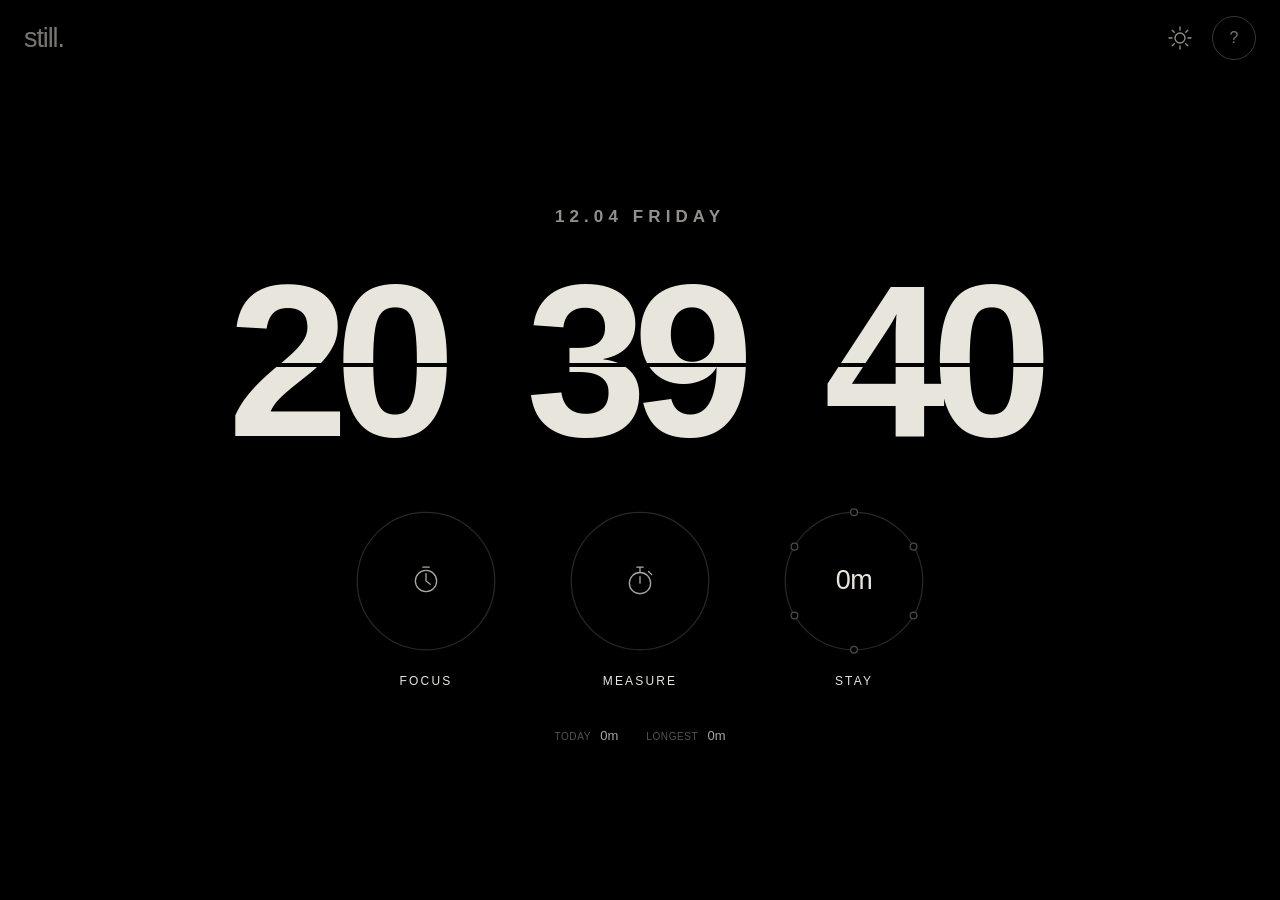
<file: still/index.html>
<!doctype html>
<html lang="en">
<head>
<meta charset="utf-8"><meta name="viewport" content="width=device-width,initial-scale=1,viewport-fit=cover"><meta name="theme-color" content="#000"><meta name="apple-mobile-web-app-capable" content="yes"><meta name="apple-mobile-web-app-status-bar-style" content="black-translucent"><meta name="apple-mobile-web-app-title" content="still"><title>still — clock & focus</title><link rel="manifest" href="manifest.webmanifest"><link rel="icon" href="icon.svg"><link rel="stylesheet" href="style.css?v=preview6"><script src="app.js?v=preview6" defer></script>
</head>
<body>
<header><span class="wordmark">still.</span><nav><button id="awake" aria-pressed="false" aria-label="Keep screen awake" title="Keep screen awake"><svg viewBox="0 0 24 24" aria-hidden="true"><circle cx="12" cy="12" r="5"/><path d="M12 1v3M12 20v3M1 12h3M20 12h3M4.2 4.2l2.1 2.1M17.7 17.7l2.1 2.1M4.2 19.8l2.1-2.1M17.7 6.3l2.1-2.1"/></svg></button><a class="help-link" href="help.html" target="_blank" rel="noopener" aria-label="Open instructions in a new tab">?</a></nav></header>
<main>
<section class="clock" aria-label="Current time"><p id="date">—</p><div class="digits"><div class="hours-minutes"><span id="hours" class="split">00</span><span id="minutes" class="split">00</span></div><span id="seconds" class="split">00</span></div></section>
<section class="modes" aria-label="Timers">
<article class="mode" id="focus-mode"><button class="orb" id="focus" aria-label="Start focus. Swipe up or down to set minutes"><svg class="ring" viewBox="0 0 120 120" aria-hidden="true"><circle class="track" cx="60" cy="60" r="55"/><circle class="progress" cx="60" cy="60" r="55"/></svg><span class="face"><svg class="glyph" viewBox="0 0 32 32" aria-hidden="true"><circle cx="16" cy="16" r="10"/><path d="M16 9v7l4 3M13 3h6"/></svg><span class="value">25:00</span><span class="phase">READY</span></span></button><h2>FOCUS</h2></article>
<article class="mode" id="stopwatch-mode"><button class="orb" id="stopwatch" aria-label="Start stopwatch"><svg class="ring" viewBox="0 0 120 120" aria-hidden="true"><circle class="track" cx="60" cy="60" r="55"/><circle class="progress" cx="60" cy="60" r="55"/></svg><span class="face"><svg class="glyph" viewBox="0 0 32 32" aria-hidden="true"><circle cx="16" cy="18" r="10"/><path d="M16 12v6M13 3h6M16 3v5M24 7l3 3"/></svg><span class="value">00:00</span><span class="phase">READY</span></span></button><h2>MEASURE</h2></article>
<article class="mode engaged" id="stay-mode"><div class="orb" id="stay" role="img" aria-label="Stay time. Starts automatically"><svg class="ring" viewBox="0 0 120 120" aria-hidden="true"><circle class="track" cx="60" cy="60" r="55"/><circle class="progress" cx="60" cy="60" r="55"/><g class="milestones"/></svg><span class="face"><span class="value">0m</span></span></div><h2>STAY</h2><div class="lap-badge" id="lap-badge" hidden><svg viewBox="0 0 20 20" aria-hidden="true"><circle cx="10" cy="10" r="6"/><circle cx="10" cy="4" r="1.3"/><circle cx="15.2" cy="7" r="1.3"/><circle cx="15.2" cy="13" r="1.3"/><circle cx="10" cy="16" r="1.3"/><circle cx="4.8" cy="13" r="1.3"/><circle cx="4.8" cy="7" r="1.3"/></svg><span id="laps">1</span></div></article>
</section>
<section class="record" aria-label="Today's stay records"><span title="Total stay time today">TODAY <strong id="total">0m</strong></span><span title="Longest single stay session today">LONGEST <strong id="best">0m</strong></span></section>
</main><footer><span id="notice" role="status" aria-live="polite"></span></footer>
</body></html>
</file>
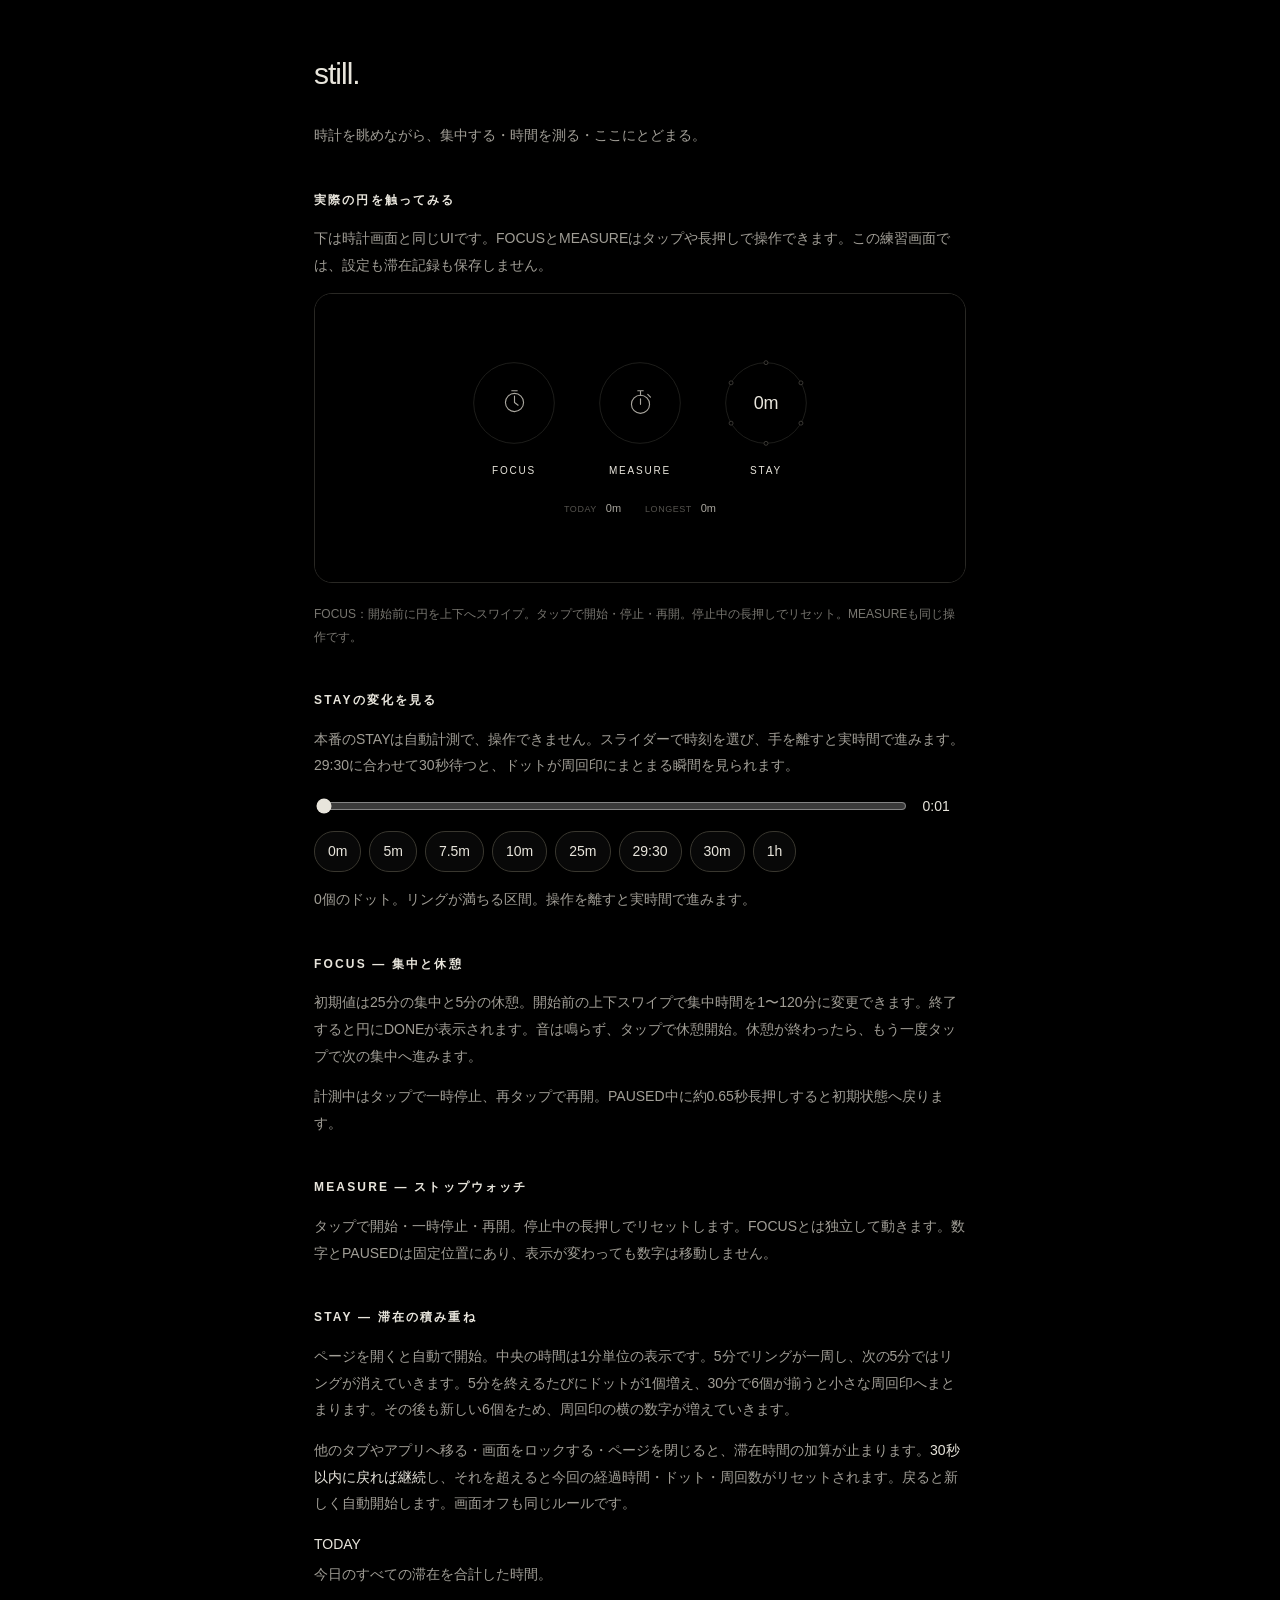
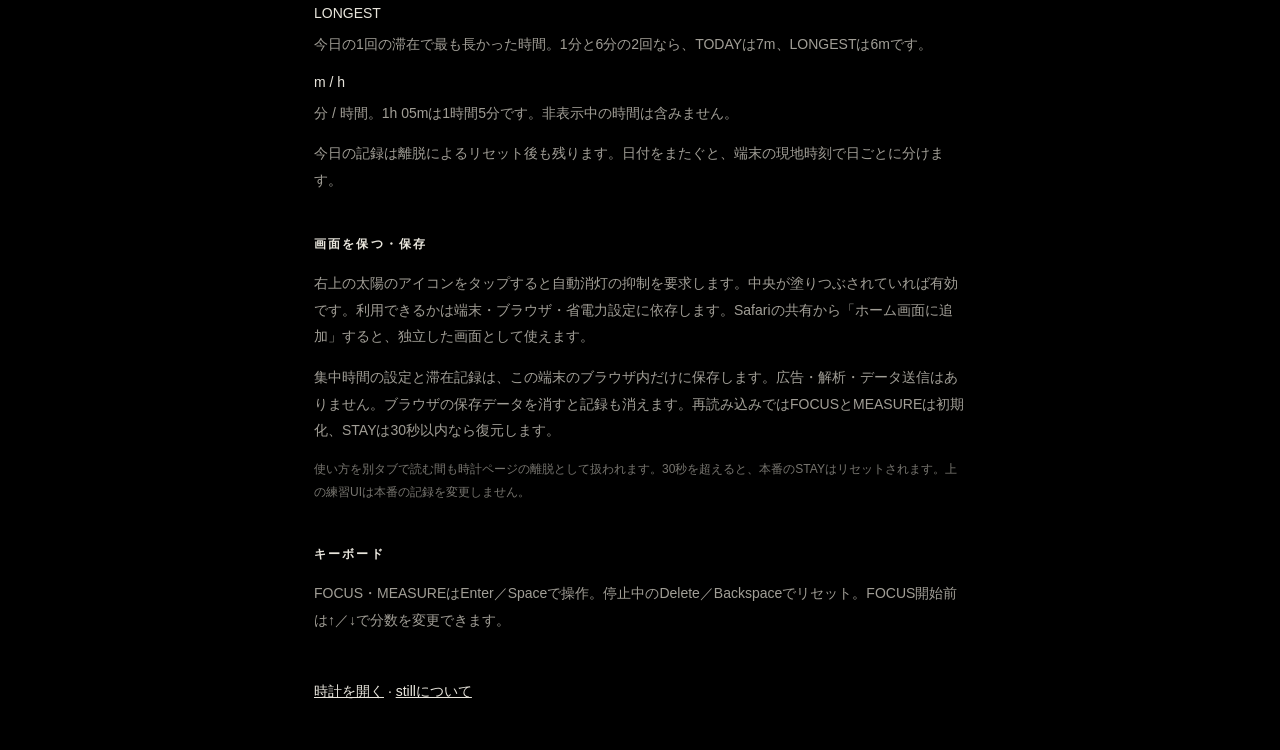
<file: still/help.html>
<!doctype html>
<html lang="ja"><head><meta charset="utf-8"><meta name="viewport" content="width=device-width,initial-scale=1"><meta name="theme-color" content="#000"><title>still — 使い方</title><style>
*{box-sizing:border-box}body{background:#000;color:#e8e5dc;font:14px/1.9 Arial,"Yu Gothic",sans-serif;max-width:700px;margin:45px auto;padding:0 24px}h1{font-size:30px;font-weight:400;letter-spacing:-1px}h2{font-size:12px;letter-spacing:.18em;margin:40px 0 12px}p,li{color:#a19e96}a,strong{color:#e8e5dc}strong{font-weight:500}iframe{width:100%;height:290px;border:1px solid #292824;border-radius:18px;background:#000}button{font:inherit;background:#080808;border:1px solid #39372f;color:#e8e5dc;border-radius:20px;padding:6px 13px;cursor:pointer}button:hover{border-color:#aaa79f}.presets{display:flex;gap:8px;flex-wrap:wrap;margin:12px 0}.scrub{display:flex;align-items:center;gap:14px}input{width:100%;accent-color:#e8e5dc}output{white-space:nowrap;width:48px;font-variant-numeric:tabular-nums}.note{font-size:12px;color:#77756f}footer{margin:45px 0}dt{color:#e8e5dc;margin-top:12px}dd{margin:4px 0 0;color:#a19e96}kbd{font:inherit;color:#e8e5dc}
</style></head><body>
<h1>still.</h1><p>時計を眺めながら、集中する・時間を測る・ここにとどまる。</p>
<h2>実際の円を触ってみる</h2><p>下は時計画面と同じUIです。FOCUSとMEASUREはタップや長押しで操作できます。この練習画面では、設定も滞在記録も保存しません。</p>
<iframe id="demo" src="index.html?demo=1" title="FOCUS・MEASURE・STAYの操作練習" scrolling="no"></iframe>
<p class="note">FOCUS：開始前に円を上下へスワイプ。タップで開始・停止・再開。停止中の長押しでリセット。MEASUREも同じ操作です。</p>
<h2>STAYの変化を見る</h2><p>本番のSTAYは自動計測で、操作できません。スライダーで時刻を選び、手を離すと実時間で進みます。29:30に合わせて30秒待つと、ドットが周回印にまとまる瞬間を見られます。</p>
<div class="scrub"><input id="timeline" type="range" min="0" max="65" step="0.0166666666667" value="0" aria-label="STAYのデモ経過時間"><output id="time">0m</output></div>
<div class="presets"><button data-minute="0">0m</button><button data-minute="5">5m</button><button data-minute="7.5">7.5m</button><button data-minute="10">10m</button><button data-minute="25">25m</button><button data-minute="29.5">29:30</button><button data-minute="30">30m</button><button data-minute="60">1h</button></div>
<p id="explanation" aria-live="polite">最初の5分でリングが満ちていきます。</p>
<h2>FOCUS — 集中と休憩</h2><p>初期値は25分の集中と5分の休憩。開始前の上下スワイプで集中時間を1〜120分に変更できます。終了すると円にDONEが表示されます。音は鳴らず、タップで休憩開始。休憩が終わったら、もう一度タップで次の集中へ進みます。</p><p>計測中はタップで一時停止、再タップで再開。PAUSED中に約0.65秒長押しすると初期状態へ戻ります。</p>
<h2>MEASURE — ストップウォッチ</h2><p>タップで開始・一時停止・再開。停止中の長押しでリセットします。FOCUSとは独立して動きます。数字とPAUSEDは固定位置にあり、表示が変わっても数字は移動しません。</p>
<h2>STAY — 滞在の積み重ね</h2><p>ページを開くと自動で開始。中央の時間は1分単位の表示です。5分でリングが一周し、次の5分ではリングが消えていきます。5分を終えるたびにドットが1個増え、30分で6個が揃うと小さな周回印へまとまります。その後も新しい6個をため、周回印の横の数字が増えていきます。</p><p>他のタブやアプリへ移る・画面をロックする・ページを閉じると、滞在時間の加算が止まります。<strong>30秒以内に戻れば継続</strong>し、それを超えると今回の経過時間・ドット・周回数がリセットされます。戻ると新しく自動開始します。画面オフも同じルールです。</p>
<dl><dt>TODAY</dt><dd>今日のすべての滞在を合計した時間。</dd><dt>LONGEST</dt><dd>今日の1回の滞在で最も長かった時間。1分と6分の2回なら、TODAYは7m、LONGESTは6mです。</dd><dt>m / h</dt><dd>分 / 時間。1h 05mは1時間5分です。非表示中の時間は含みません。</dd></dl>
<p>今日の記録は離脱によるリセット後も残ります。日付をまたぐと、端末の現地時刻で日ごとに分けます。</p>
<h2>画面を保つ・保存</h2><p>右上の太陽のアイコンをタップすると自動消灯の抑制を要求します。中央が塗りつぶされていれば有効です。利用できるかは端末・ブラウザ・省電力設定に依存します。Safariの共有から「ホーム画面に追加」すると、独立した画面として使えます。</p><p>集中時間の設定と滞在記録は、この端末のブラウザ内だけに保存します。広告・解析・データ送信はありません。ブラウザの保存データを消すと記録も消えます。再読み込みではFOCUSとMEASUREは初期化、STAYは30秒以内なら復元します。</p><p class="note">使い方を別タブで読む間も時計ページの離脱として扱われます。30秒を超えると、本番のSTAYはリセットされます。上の練習UIは本番の記録を変更しません。</p>
<h2>キーボード</h2><p>FOCUS・MEASUREはEnter／Spaceで操作。停止中のDelete／Backspaceでリセット。FOCUS開始前は↑／↓で分数を変更できます。</p>
<footer><a href="./">時計を開く</a> · <a href="landing.html">stillについて</a></footer>
<script src="preview-controller.js?v=2" defer></script></body></html>
</file>
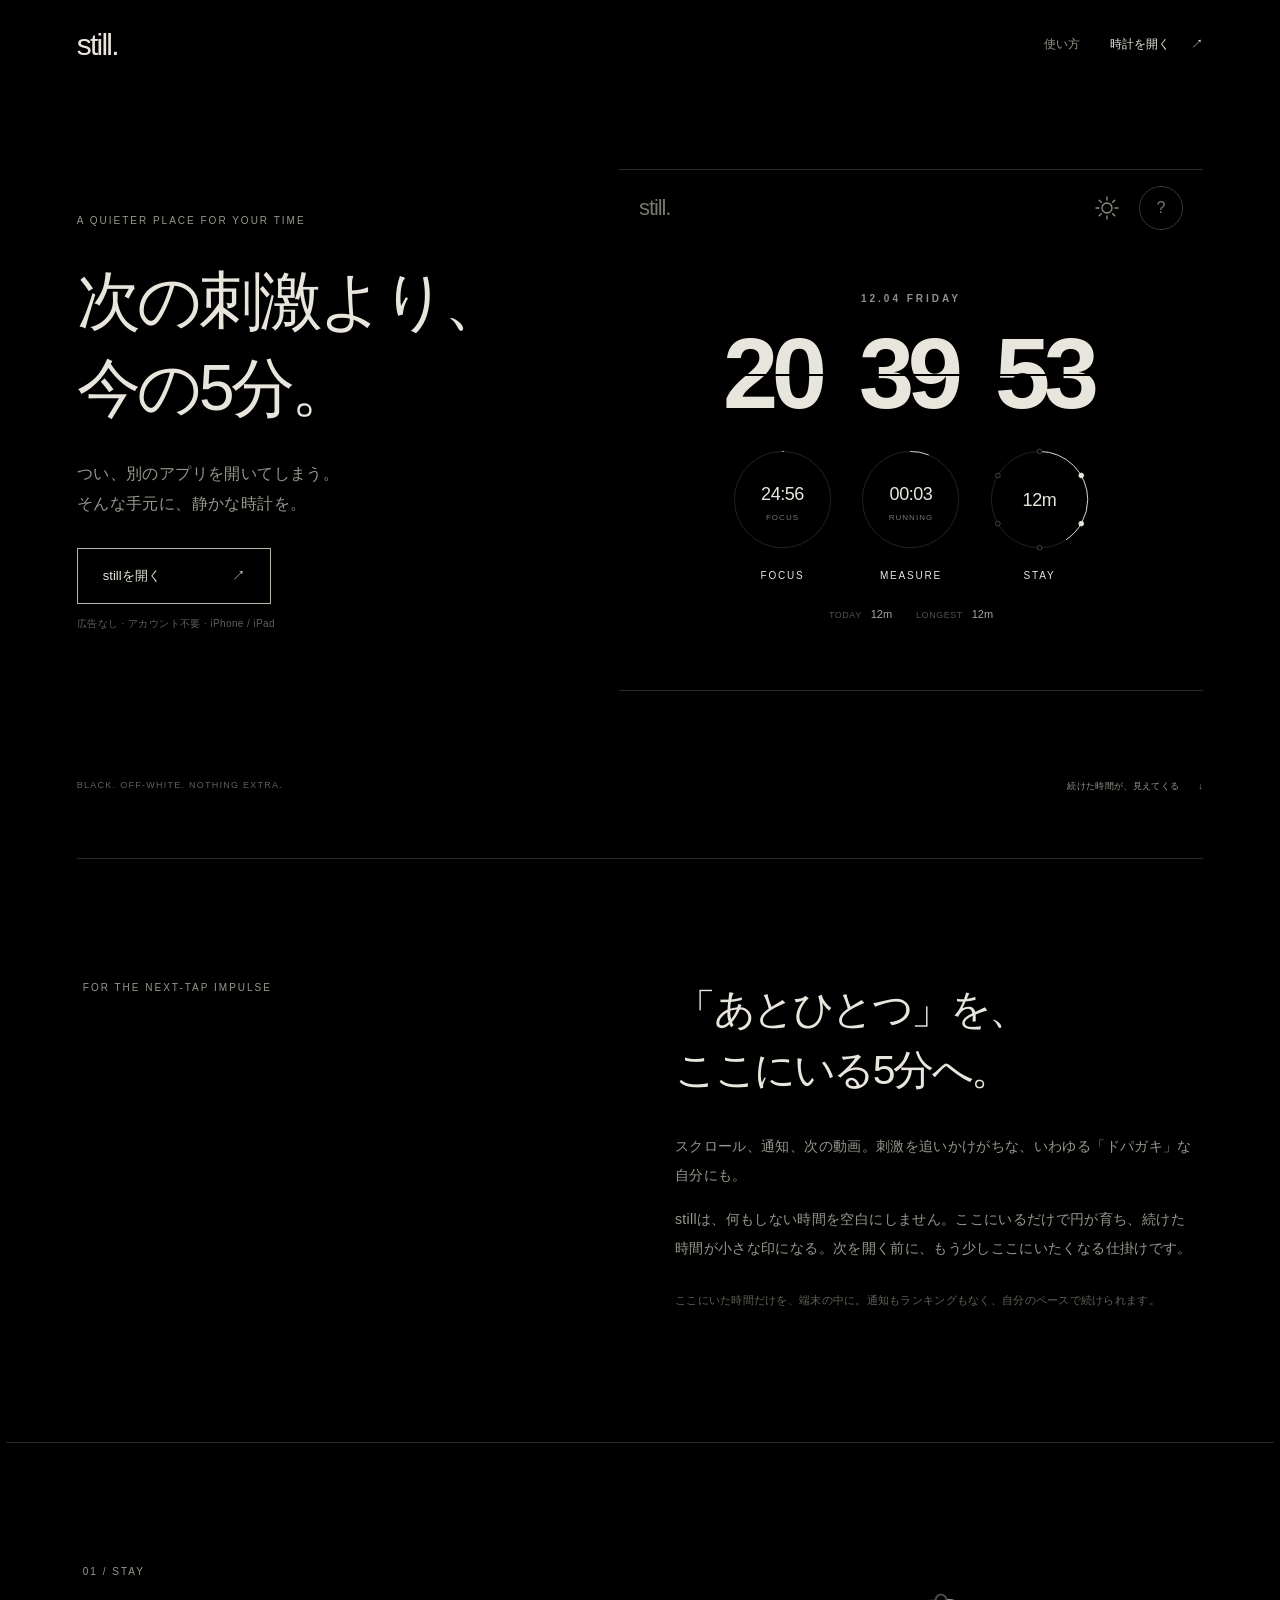
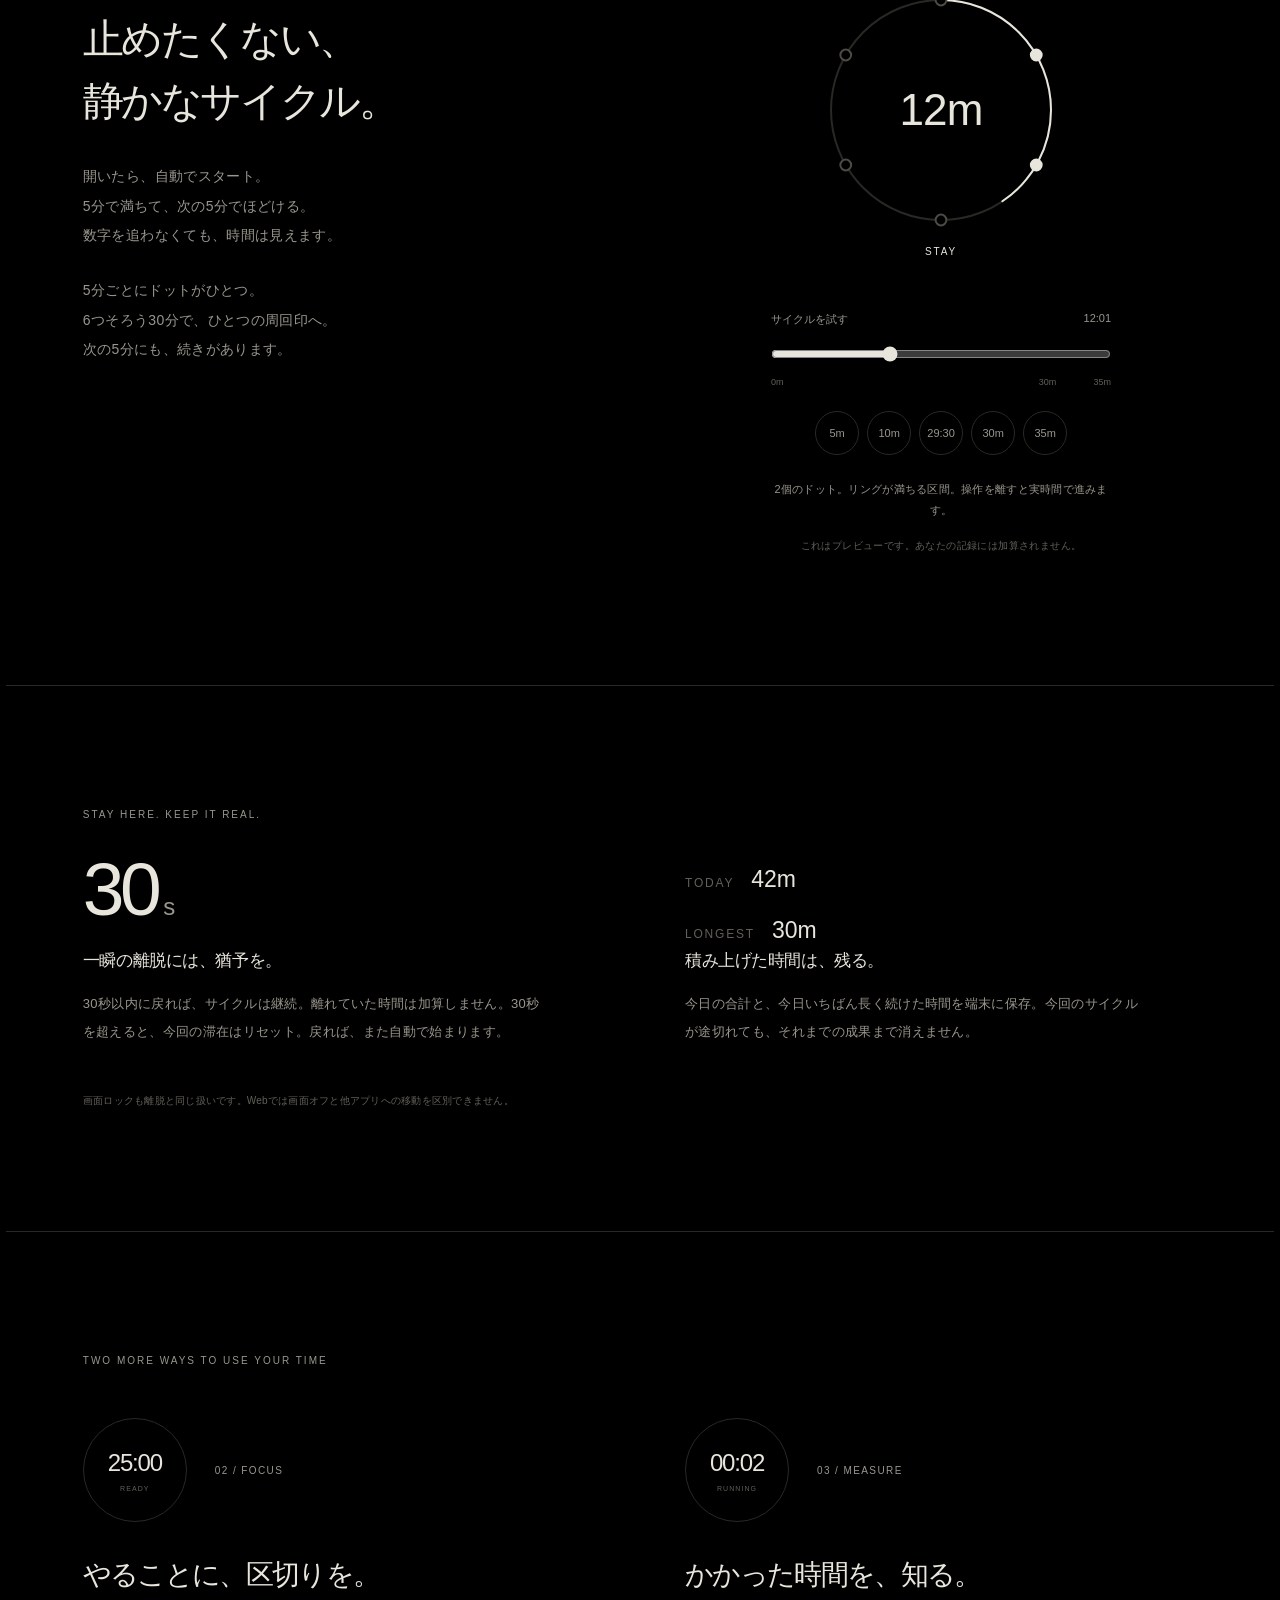
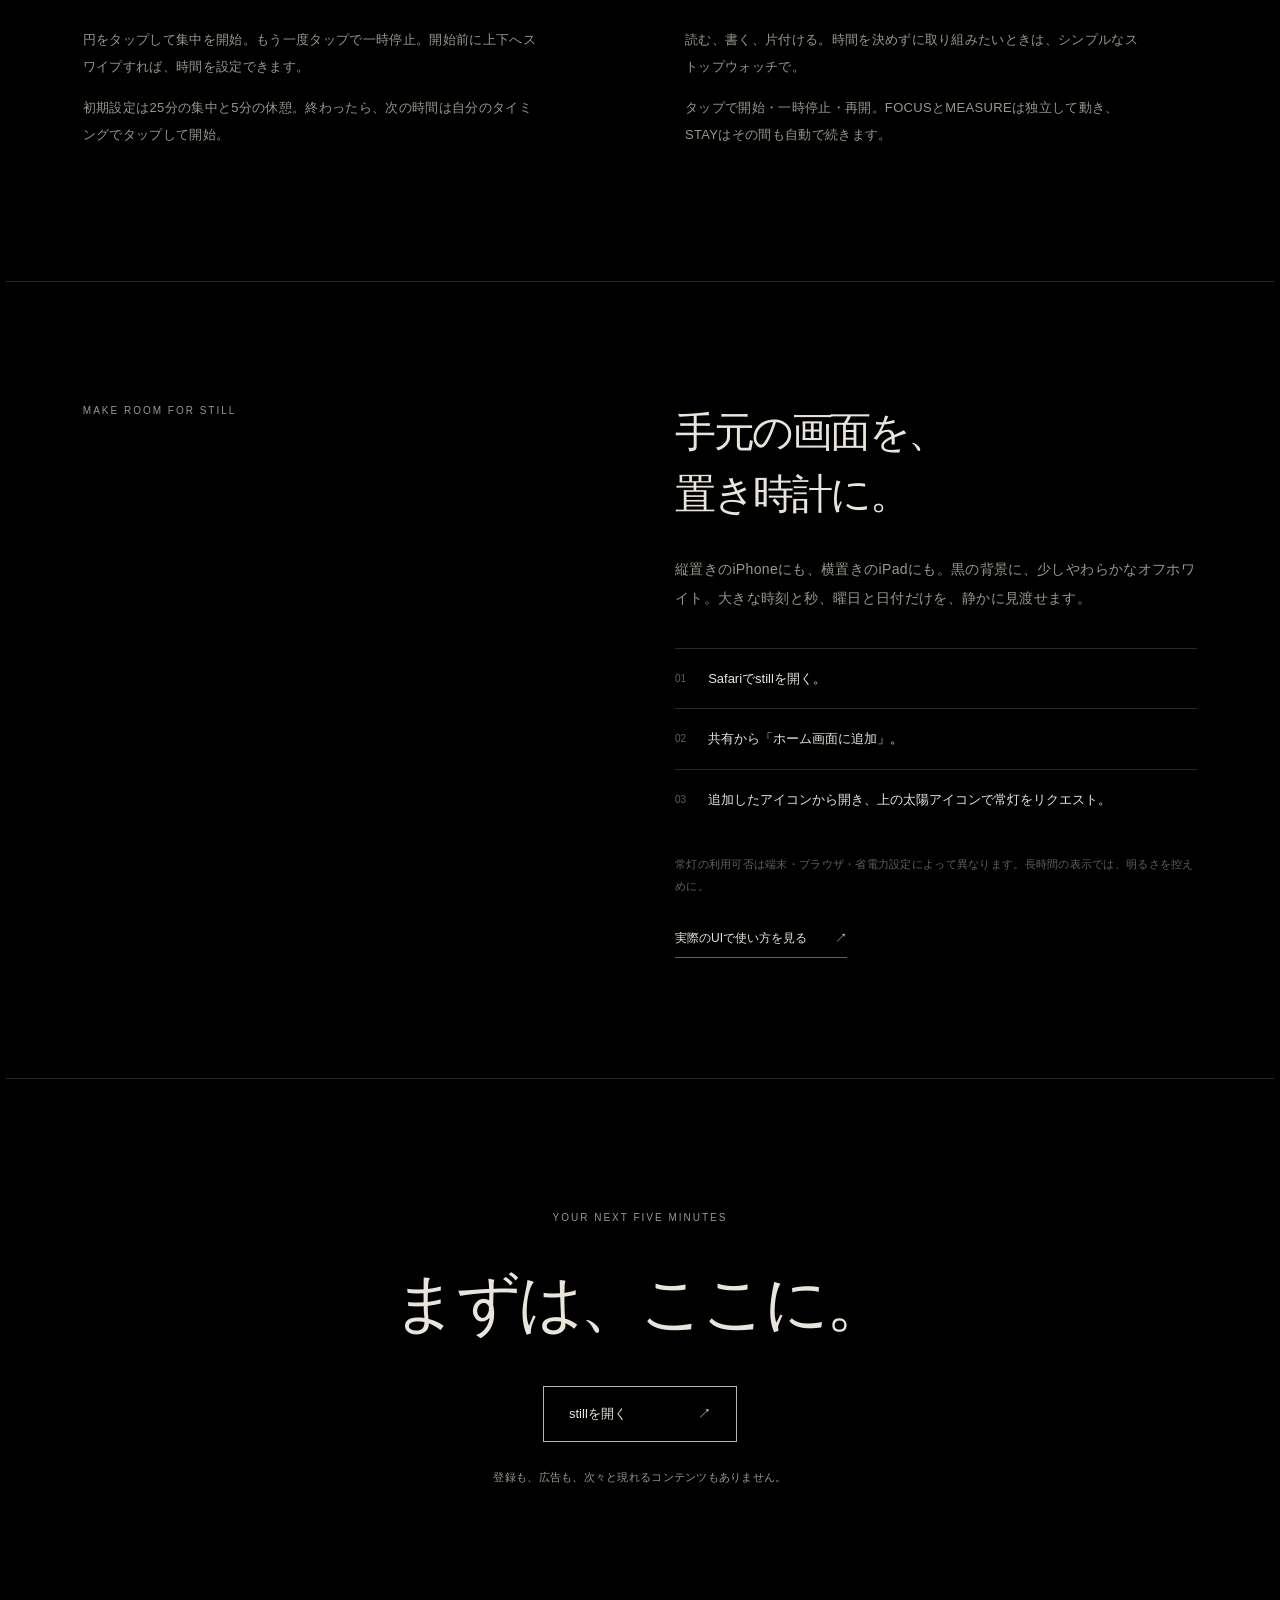
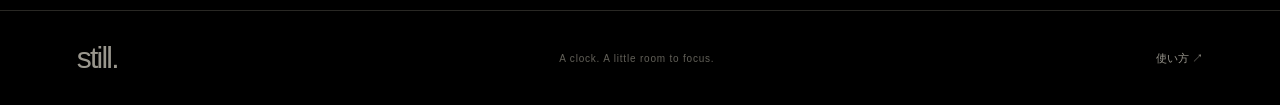
<file: still/landing.html>
<!doctype html>
<html lang="ja">
<head><meta charset="utf-8"><meta name="viewport" content="width=device-width,initial-scale=1,viewport-fit=cover"><meta name="theme-color" content="#000000"><meta name="description" content="次の刺激より、今の5分。stillは、広告のない時計と3つの静かなタイマー。iPhoneとiPadを、集中のための置き時計に。"><title>still — 次の刺激より、今の5分。</title><link rel="icon" href="icon.svg"><link rel="stylesheet" href="landing.css?v=3"><script src="preview-controller.js?v=2" defer></script></head>
<body>
<header class="site-header"><a class="wordmark" href="landing.html" aria-label="still ホーム">still.</a><nav aria-label="メイン"><a href="help.html">使い方</a><a class="nav-open" href="./">時計を開く <span aria-hidden="true">↗</span></a></nav></header>
<main>
<section class="hero" aria-labelledby="hero-title"><div class="hero-copy"><p class="eyebrow">A QUIETER PLACE FOR YOUR TIME</p><h1 id="hero-title">次の刺激より、<br>今の5分。</h1><p class="intro">つい、別のアプリを開いてしまう。<br>そんな手元に、静かな時計を。</p><a class="button" href="./">stillを開く <span aria-hidden="true">↗</span></a><p class="micro">広告なし · アカウント不要 · iPhone / iPad</p></div>
<div class="clock-scene"><iframe id="hero-preview" src="index.html?demo=1&amp;preview=clock" title="stillの実際の時計UI" scrolling="no"></iframe></div>
<div class="hero-bottom"><span>BLACK. OFF-WHITE. NOTHING EXTRA.</span><a href="#stay">続けた時間が、見えてくる <span aria-hidden="true">↓</span></a></div></section>
<section class="statement section"><p class="eyebrow">FOR THE NEXT-TAP IMPULSE</p><div><h2>「あとひとつ」を、<br>ここにいる5分へ。</h2><p>スクロール、通知、次の動画。刺激を追いかけがちな、いわゆる「ドパガキ」な自分にも。</p><p>stillは、何もしない時間を空白にしません。ここにいるだけで円が育ち、続けた時間が小さな印になる。次を開く前に、もう少しここにいたくなる仕掛けです。</p><p class="subtle">ここにいた時間だけを、端末の中に。通知もランキングもなく、自分のペースで続けられます。</p></div></section>
<section class="stay-section section" id="stay" aria-labelledby="stay-title"><div class="stay-copy"><p class="eyebrow">01 / STAY</p><h2 id="stay-title">止めたくない、<br>静かなサイクル。</h2><p>開いたら、自動でスタート。<br>5分で満ちて、次の5分でほどける。<br>数字を追わなくても、時間は見えます。</p><p>5分ごとにドットがひとつ。<br>6つそろう30分で、ひとつの周回印へ。<br>次の5分にも、続きがあります。</p></div><div class="stay-demo"><iframe id="stay-live" class="stay-live" src="index.html?demo=1&amp;preview=stay" title="STAYの実際のサイクル" scrolling="no"></iframe><div class="demo-controls"><label for="demo-range">サイクルを試す <output id="demo-output" for="demo-range">12m</output></label><input id="demo-range" type="range" min="0" max="35" value="12" step="0.0166666666667" aria-label="STAYのプレビュー経過時間"><div class="range-labels"><span>0m</span><span>30m</span><span>35m</span></div><div class="demo-presets" aria-label="節目のプレビュー"><button data-minute="5">5m</button><button data-minute="10">10m</button><button data-minute="29.5">29:30</button><button data-minute="30">30m</button><button data-minute="35">35m</button></div><p id="demo-description" aria-live="polite">2つのドット。次の5分を、満たしている途中。</p><p class="micro">これはプレビューです。あなたの記録には加算されません。</p></div></div></section>
<section class="rules section"><p class="eyebrow">STAY HERE. KEEP IT REAL.</p><div class="rule-grid"><article><span class="rule-number">30<span>s</span></span><h3>一瞬の離脱には、猶予を。</h3><p>30秒以内に戻れば、サイクルは継続。離れていた時間は加算しません。30秒を超えると、今回の滞在はリセット。戻れば、また自動で始まります。</p></article><article><div class="record-sample">TODAY <strong>42m</strong><br>LONGEST <strong>30m</strong></div><h3>積み上げた時間は、残る。</h3><p>今日の合計と、今日いちばん長く続けた時間を端末に保存。今回のサイクルが途切れても、それまでの成果まで消えません。</p></article></div><p class="rule-note">画面ロックも離脱と同じ扱いです。Webでは画面オフと他アプリへの移動を区別できません。</p></section>
<section class="tools section"><p class="eyebrow">TWO MORE WAYS TO USE YOUR TIME</p><div class="tool-grid"><article><div class="tool-heading"><span class="tool-orb">25:00<small>READY</small></span><span>02 / FOCUS</span></div><h2>やることに、区切りを。</h2><p>円をタップして集中を開始。もう一度タップで一時停止。開始前に上下へスワイプすれば、時間を設定できます。</p><p>初期設定は25分の集中と5分の休憩。終わったら、次の時間は自分のタイミングでタップして開始。</p></article><article><div class="tool-heading"><span class="tool-orb">00:02<small>RUNNING</small></span><span>03 / MEASURE</span></div><h2>かかった時間を、知る。</h2><p>読む、書く、片付ける。時間を決めずに取り組みたいときは、シンプルなストップウォッチで。</p><p>タップで開始・一時停止・再開。FOCUSとMEASUREは独立して動き、STAYはその間も自動で続きます。</p></article></div></section>
<section class="device section"><p class="eyebrow">MAKE ROOM FOR STILL</p><div><h2>手元の画面を、<br>置き時計に。</h2><p>縦置きのiPhoneにも、横置きのiPadにも。黒の背景に、少しやわらかなオフホワイト。大きな時刻と秒、曜日と日付だけを、静かに見渡せます。</p><ol><li><span>01</span><div>Safariでstillを開く。</div></li><li><span>02</span><div>共有から「ホーム画面に追加」。</div></li><li><span>03</span><div>追加したアイコンから開き、上の太陽アイコンで常灯をリクエスト。</div></li></ol><p class="subtle">常灯の利用可否は端末・ブラウザ・省電力設定によって異なります。長時間の表示では、明るさを控えめに。</p><a class="text-link" href="help.html">実際のUIで使い方を見る <span aria-hidden="true">↗</span></a></div></section>
<section class="closing"><p class="eyebrow">YOUR NEXT FIVE MINUTES</p><h2>まずは、ここに。</h2><a class="button" href="./">stillを開く <span aria-hidden="true">↗</span></a><p>登録も、広告も、次々と現れるコンテンツもありません。</p></section>
</main><footer><a class="wordmark" href="landing.html">still.</a><span>A clock. A little room to focus.</span><a href="help.html">使い方 ↗</a></footer>
</body></html>
</file>
<file: campus-bus/style.css>
:root {
  color-scheme: light;
  --green-950: #064f45;
  --green-900: #086b5d;
  --green-800: #087f69;
  --green-700: #0a9279;
  --green-100: #dff3ed;
  --green-50: #eff9f6;
  --ink: #15211f;
  --muted: #6b7774;
  --line: #dfe7e4;
  --surface: #ffffff;
  --canvas: #edf2f0;
  --danger: #b33a3a;
  --shadow: 0 12px 32px rgba(26, 55, 48, 0.09);
  font-family: Inter, "Noto Sans JP", "Hiragino Sans", "Yu Gothic UI", system-ui, -apple-system, sans-serif;
}

* { box-sizing: border-box; }
html { background: var(--canvas); }
body {
  margin: 0;
  color: var(--ink);
  background: radial-gradient(circle at 10% 0%, rgba(87, 186, 159, 0.14), transparent 34rem), var(--canvas);
  min-height: 100vh;
}
button, input, select { font: inherit; }
button, select, input { -webkit-tap-highlight-color: transparent; }
button { cursor: pointer; }

.app-shell {
  width: min(100%, 540px);
  min-height: 100dvh;
  margin: 0 auto;
  background: var(--surface);
  position: relative;
  padding-bottom: calc(84px + env(safe-area-inset-bottom));
}
.topbar {
  display: flex;
  align-items: center;
  gap: 12px;
  padding: calc(14px + env(safe-area-inset-top)) 20px 14px;
  background: rgba(255, 255, 255, 0.92);
  backdrop-filter: blur(16px);
  position: sticky;
  top: 0;
  z-index: 20;
  border-bottom: 1px solid rgba(223, 231, 228, 0.72);
}
.brand-mark {
  width: 42px;
  height: 42px;
  border-radius: 13px;
  display: grid;
  place-items: center;
  color: white;
  font-size: 13px;
  font-weight: 800;
  letter-spacing: -0.03em;
  background: linear-gradient(145deg, var(--green-700), var(--green-950));
  box-shadow: 0 8px 18px rgba(8, 127, 105, 0.22);
}
.brand-copy { flex: 1; min-width: 0; }
.brand-copy h1 { margin: 1px 0 0; font-size: 20px; letter-spacing: -0.035em; }
.eyebrow, .section-kicker {
  margin: 0;
  color: var(--green-800);
  font-size: 10px;
  font-weight: 800;
  letter-spacing: 0.13em;
}
.icon-button {
  width: 42px;
  height: 42px;
  border-radius: 50%;
  border: 1px solid var(--line);
  background: white;
  color: var(--green-900);
  display: grid;
  place-items: center;
  font-size: 22px;
}
.service-banner {
  margin: 12px 18px 0;
  border-radius: 14px;
  padding: 10px 13px;
  font-size: 12px;
  display: flex;
  gap: 8px;
  align-items: center;
  background: var(--green-50);
  color: var(--green-950);
  border: 1px solid #cfe9e1;
}
.service-banner.is-closed { background: #fff7e8; color: #7a5310; border-color: #f2dfb5; }
.service-banner::before {
  content: "";
  width: 8px;
  height: 8px;
  border-radius: 50%;
  background: currentColor;
  flex: 0 0 auto;
}
.view { display: none; padding: 20px 18px 30px; }
.view.is-active { display: block; }
.section-head, .section-title-row { display: flex; align-items: center; justify-content: space-between; gap: 12px; }
.location-head { margin-bottom: 16px; }
.location-button {
  border: 0;
  padding: 5px 0 0;
  background: transparent;
  font-weight: 800;
  font-size: 18px;
  display: flex;
  align-items: center;
  gap: 7px;
  color: var(--ink);
}
.location-dot {
  width: 10px;
  height: 10px;
  border-radius: 50%;
  background: var(--green-700);
  box-shadow: 0 0 0 4px var(--green-100);
  margin-right: 2px;
}
.chevron { color: var(--muted); font-size: 15px; }
.next-card {
  position: relative;
  overflow: hidden;
  border-radius: 24px;
  padding: 20px;
  color: white;
  background: radial-gradient(circle at 88% 12%, rgba(255,255,255,.34), transparent 28%), linear-gradient(135deg, var(--green-900), #42ad93);
  box-shadow: 0 18px 38px rgba(8, 127, 105, 0.24);
  min-height: 230px;
}
.next-card::after {
  content: "";
  position: absolute;
  right: -45px;
  bottom: -72px;
  width: 210px;
  height: 210px;
  border-radius: 50%;
  border: 34px solid rgba(255, 255, 255, 0.1);
}
.next-card-top, .next-route, .next-meta, .departure-row { display: flex; align-items: center; }
.next-card-top { justify-content: space-between; position: relative; z-index: 1; }
.card-label { font-weight: 800; font-size: 17px; }
.pill {
  display: inline-flex;
  align-items: center;
  justify-content: center;
  border-radius: 999px;
  padding: 5px 9px;
  font-size: 11px;
  font-weight: 800;
}
.pill-light { background: rgba(255,255,255,.86); color: var(--green-950); }
.pill-soft { background: var(--green-50); color: var(--green-900); }
.pill-warning { background: #fff2cf; color: #825c0d; }
.next-card-content { position: relative; z-index: 1; }
.next-route { gap: 10px; margin: 22px 0 7px; font-size: 22px; font-weight: 800; letter-spacing: -0.03em; }
.next-route .arrow { opacity: .72; }
.next-times { display: flex; align-items: baseline; gap: 9px; font-size: 36px; font-weight: 800; letter-spacing: -0.04em; }
.next-times small { font-size: 13px; font-weight: 700; opacity: .82; }
.next-times .slash { font-size: 22px; opacity: .55; }
.next-meta { gap: 8px; margin-top: 20px; flex-wrap: wrap; font-size: 12px; font-weight: 700; }
.next-meta span { padding: 7px 10px; border-radius: 999px; background: rgba(255,255,255,.16); backdrop-filter: blur(4px); }
.skeleton-block {
  margin-top: 20px;
  min-height: 145px;
  border-radius: 18px;
  background: linear-gradient(90deg, rgba(255,255,255,.08), rgba(255,255,255,.22), rgba(255,255,255,.08));
  background-size: 220% 100%;
  animation: shimmer 1.4s infinite;
}
@keyframes shimmer { to { background-position: -220% 0; } }
.destination-switch { margin: 18px 0 12px; display: flex; align-items: center; gap: 12px; }
.destination-switch > span { color: var(--muted); font-size: 12px; font-weight: 700; flex: 0 0 auto; }
.chip-row { display: flex; gap: 8px; flex-wrap: wrap; }
.chip { border: 1px solid var(--line); background: white; color: var(--ink); border-radius: 999px; padding: 8px 13px; font-weight: 700; font-size: 12px; }
.chip.is-active { border-color: var(--green-700); color: white; background: var(--green-800); }
.quick-actions { display: grid; grid-template-columns: 1.15fr 1fr; gap: 10px; margin-bottom: 26px; }
.primary-button, .secondary-button { min-height: 48px; border-radius: 14px; padding: 0 16px; font-weight: 800; border: 0; }
.primary-button { background: linear-gradient(135deg, var(--green-800), var(--green-900)); color: white; box-shadow: 0 8px 18px rgba(8, 127, 105, .18); }
.secondary-button { background: white; color: var(--green-900); border: 1px solid var(--line); }
.secondary-button.compact { min-height: 36px; padding: 0 11px; font-size: 11px; }
.content-section { margin-top: 24px; }
.section-title-row { margin-bottom: 12px; }
.section-title-row h2, .section-title-row h3 { margin: 3px 0 0; font-size: 18px; }
.text-button { border: 0; background: transparent; color: var(--green-800); font-size: 12px; font-weight: 800; padding: 8px 0; }
.text-button.danger { color: var(--danger); }
.stack-list { display: grid; gap: 10px; }
.journey-card { background: white; border: 1px solid var(--line); border-radius: 18px; padding: 15px; box-shadow: 0 7px 18px rgba(30, 65, 56, .055); }
.journey-card.is-highlighted { border-color: #8bcfbd; box-shadow: 0 10px 24px rgba(8, 127, 105, .11); }
.journey-route { display: flex; align-items: center; gap: 7px; font-weight: 800; font-size: 15px; }
.journey-route .arrow { color: var(--green-700); }
.journey-time { display: flex; align-items: baseline; justify-content: space-between; gap: 10px; margin-top: 12px; }
.journey-time strong { font-size: 22px; letter-spacing: -.03em; }
.journey-time small { color: var(--muted); }
.journey-details { margin-top: 10px; display: flex; gap: 7px; flex-wrap: wrap; align-items: center; }
.journey-date { color: var(--muted); font-size: 11px; margin-left: auto; }
.route-shortcuts { display: grid; gap: 9px; }
.route-shortcut { display: flex; align-items: center; justify-content: space-between; border: 1px solid var(--line); background: white; border-radius: 15px; padding: 14px; }
.route-shortcut strong { font-size: 14px; }
.route-shortcut small { color: var(--muted); display: block; margin-top: 3px; }
.route-open { flex: 1; border: 0; background: transparent; text-align: left; padding: 0; color: inherit; }
.page-heading { margin: 2px 0 20px; }
.page-heading h2 { margin: 5px 0 5px; font-size: 28px; letter-spacing: -.045em; }
.page-heading p:last-child { margin: 0; color: var(--muted); font-size: 13px; line-height: 1.65; }
.search-panel, .settings-card { border: 1px solid var(--line); border-radius: 22px; padding: 16px; background: white; box-shadow: var(--shadow); }
.route-fields { display: grid; grid-template-columns: 1fr 42px 1fr; gap: 8px; align-items: center; }
.field-card { display: grid; gap: 5px; background: var(--green-50); border-radius: 16px; padding: 12px; }
.field-card span, .input-field span, .sub-field span { color: var(--muted); font-size: 10px; font-weight: 800; }
.field-card select { border: 0; background: transparent; color: var(--ink); font-weight: 800; font-size: 18px; width: 100%; }
.swap-button { border: 1px solid var(--line); background: white; color: var(--green-800); width: 40px; height: 40px; border-radius: 50%; font-size: 18px; }
.detail-stop-row { display: grid; gap: 10px; grid-template-columns: 1fr 1fr; margin-top: 10px; }
.sub-field { display: grid; gap: 5px; }
.sub-field select, .input-field input, .input-field select { width: 100%; border: 1px solid var(--line); border-radius: 12px; background: white; color: var(--ink); padding: 11px; min-height: 44px; }
.segmented { display: grid; grid-template-columns: 1fr 1fr; border: 1px solid var(--line); border-radius: 14px; padding: 4px; gap: 4px; margin-top: 16px; background: #f5f7f6; }
.segmented button { border: 0; background: transparent; border-radius: 10px; min-height: 38px; color: var(--muted); font-size: 12px; font-weight: 800; }
.segmented button.is-active { color: var(--green-950); background: white; box-shadow: 0 4px 12px rgba(35, 64, 56, .08); }
.date-time-row { display: grid; grid-template-columns: 1.15fr 1fr; gap: 10px; margin-top: 12px; }
.input-field { display: grid; gap: 6px; }
.option-list { margin-top: 14px; display: grid; gap: 10px; }
.toggle-row { display: grid; grid-template-columns: 1fr auto; gap: 12px; align-items: center; padding: 11px 0; border-top: 1px solid var(--line); }
.toggle-row strong { font-size: 13px; }
.toggle-row small { color: var(--muted); display: block; margin-top: 3px; font-size: 10px; }
.toggle-row input { position: absolute; opacity: 0; pointer-events: none; }
.toggle { width: 45px; height: 26px; border-radius: 999px; background: #cfd8d5; padding: 3px; transition: .2s ease; }
.toggle::after { content: ""; display: block; width: 20px; height: 20px; background: white; border-radius: 50%; box-shadow: 0 2px 7px rgba(0,0,0,.2); transition: .2s ease; }
.toggle-row input:checked + .toggle { background: var(--green-700); }
.toggle-row input:checked + .toggle::after { transform: translateX(19px); }
.search-submit { width: 100%; margin-top: 16px; }
.results-section { scroll-margin-top: 90px; }
.message { border-radius: 14px; padding: 12px; margin-bottom: 11px; font-size: 12px; line-height: 1.55; background: var(--green-50); color: var(--green-950); border: 1px solid #cfe9e1; }
.message.warning { background: #fff7e8; color: #725019; border-color: #f0deb7; }
.message.error { background: #fff0f0; color: #8e2929; border-color: #f0caca; }
.round-card { padding: 0; overflow: hidden; }
.round-leg { padding: 15px; }
.round-leg + .round-leg { border-top: 1px dashed #cfd9d6; background: #fbfcfc; }
.round-leg-label { color: var(--green-800); font-size: 10px; font-weight: 800; letter-spacing: .1em; }
.timetable-direction { margin: 0 0 14px; }
.timetable-list { display: grid; gap: 10px; }
.timetable-card { border: 1px solid var(--line); border-radius: 16px; padding: 13px; background: white; }
.timetable-card-head { display: flex; align-items: center; justify-content: space-between; margin-bottom: 10px; }
.timetable-card-head strong { color: var(--green-900); }
.stop-times { display: flex; flex-wrap: wrap; gap: 6px; }
.stop-time { border-radius: 10px; padding: 7px 9px; background: #f3f7f5; font-size: 11px; }
.stop-time b { display: block; font-size: 13px; margin-top: 2px; }
.settings-card { margin-bottom: 14px; box-shadow: 0 7px 18px rgba(30,65,56,.05); }
.settings-card h3 { margin: 0 0 13px; font-size: 16px; }
.source-card p { color: var(--muted); font-size: 12px; line-height: 1.7; }
.source-link { display: block; border-radius: 12px; padding: 12px; color: var(--green-900); background: var(--green-50); font-size: 12px; font-weight: 800; text-decoration: none; }
.data-version { font-size: 10px !important; }
.empty-state { text-align: center; padding: 30px 18px; border: 1px dashed #cfd9d6; border-radius: 16px; color: var(--muted); font-size: 12px; }
.is-hidden { display: none !important; }
.bottom-nav {
  position: fixed;
  bottom: 0;
  left: 50%;
  transform: translateX(-50%);
  width: min(100%, 540px);
  z-index: 30;
  display: grid;
  grid-template-columns: repeat(4, 1fr);
  padding: 8px 8px calc(8px + env(safe-area-inset-bottom));
  background: rgba(255,255,255,.94);
  backdrop-filter: blur(18px);
  border-top: 1px solid var(--line);
}
.bottom-nav button { border: 0; background: transparent; color: #7b8582; display: grid; place-items: center; gap: 2px; font-size: 10px; font-weight: 700; min-height: 54px; border-radius: 13px; }
.bottom-nav button span { font-size: 21px; line-height: 1; }
.bottom-nav button.is-active { color: var(--green-800); background: var(--green-50); }
.campus-dialog { width: min(calc(100% - 30px), 470px); border: 0; border-radius: 24px; padding: 0; box-shadow: 0 24px 80px rgba(12, 42, 35, .24); }
.campus-dialog::backdrop { background: rgba(9, 31, 27, .45); backdrop-filter: blur(5px); }
.campus-dialog form { padding: 20px; }
.dialog-head { display: flex; align-items: center; justify-content: space-between; }
.dialog-head h2 { margin: 4px 0 0; }
.campus-options { display: grid; gap: 9px; margin-top: 18px; }
.campus-option { border: 1px solid var(--line); background: white; border-radius: 16px; padding: 15px; text-align: left; }
.campus-option strong { display: block; }
.campus-option small { color: var(--muted); }
@media (min-width: 760px) {
  body { padding: 28px 0; }
  .app-shell { min-height: calc(100dvh - 56px); border-radius: 32px; overflow: hidden; box-shadow: 0 30px 80px rgba(23, 54, 46, .15); }
  .bottom-nav { bottom: 28px; border-radius: 0 0 32px 32px; }
}
@media (max-width: 380px) {
  .view { padding-left: 14px; padding-right: 14px; }
  .next-times { font-size: 31px; }
  .route-fields { grid-template-columns: 1fr 36px 1fr; }
  .field-card select { font-size: 16px; }
}
</file>
<file: campus-bus/ui-v2.css>
:root {
  --ou-950:#1f1b63; --ou-900:#2d287f; --ou-800:#393393; --ou-700:#4a43a8;
  --ou-200:#d9d7f2; --ou-100:#ecebfa; --ou-50:#f6f5fc;
  --green-950:var(--ou-950); --green-900:var(--ou-900); --green-800:var(--ou-900); --green-700:var(--ou-700);
  --green-100:var(--ou-100); --green-50:var(--ou-50);
  --ink:#171727; --muted:#69697a; --line:#e1e1ea; --canvas:#f4f4f8;
  --shadow:0 12px 34px rgba(45,40,127,.09);
}
html{background:var(--canvas)}
body{background:radial-gradient(circle at 50% -10%,rgba(45,40,127,.10),transparent 32rem),var(--canvas)}
.brand-mark{background:linear-gradient(145deg,var(--ou-700),var(--ou-950));box-shadow:0 8px 18px rgba(45,40,127,.22)}
.eyebrow,.section-kicker{color:var(--ou-900)}
.icon-button{color:var(--ou-900)}
.service-banner{background:#edf8f3;color:#176245;border-color:#d3ede2}
.service-banner.is-closed{background:#fff6df;color:#755017;border-color:#f1dfb8}
.view{padding:18px 16px 28px}
.location-head{margin-bottom:13px}
.location-copy{min-width:0}
.location-button{color:var(--ink)!important;-webkit-text-fill-color:var(--ink);-webkit-appearance:none;appearance:none;max-width:100%}
#home-origin-label{white-space:nowrap;overflow:hidden;text-overflow:ellipsis;max-width:250px}
.location-dot{background:var(--ou-900);box-shadow:0 0 0 4px var(--ou-100)}
.next-card{padding:18px;min-height:220px;background:radial-gradient(circle at 90% 10%,rgba(255,255,255,.25),transparent 29%),linear-gradient(135deg,var(--ou-950),var(--ou-700));box-shadow:0 18px 38px rgba(45,40,127,.23)}
.next-route{margin-top:20px;font-size:21px}.next-times{font-size:clamp(31px,9.2vw,38px);white-space:nowrap}.next-meta{margin-top:18px}
.remaining-summary{position:relative;z-index:1;margin-top:12px;padding-top:11px;border-top:1px solid rgba(255,255,255,.18);font-size:11px;font-weight:800;display:flex;align-items:center;gap:7px}.remaining-summary strong{font-size:13px}
.pill-soft{background:var(--ou-50);color:var(--ou-900)}.pill-last{background:#fff0ee;color:#9b3029}.pill-warning{background:#fff6df;color:#8a5b11}
.chip.is-active{border-color:var(--ou-900);background:var(--ou-900)}
.primary-button{background:linear-gradient(135deg,var(--ou-900),var(--ou-950));box-shadow:0 8px 18px rgba(45,40,127,.18)}
.secondary-button,.text-button{color:var(--ou-900)}
.journey-card{box-shadow:0 6px 17px rgba(45,40,127,.045)}.journey-card.is-highlighted{border-color:#bbb7e5;box-shadow:0 9px 22px rgba(45,40,127,.10)}.journey-card.is-last{border-color:#e6b8b3;background:linear-gradient(180deg,#fff,#fff9f8)}
.journey-route .arrow{color:var(--ou-700)}
.page-heading{margin:0 0 16px}.compact-heading h2{margin:4px 0 3px;font-size:27px}.compact-heading p:last-child{font-size:12px}
.search-panel-compact{padding:12px;border-radius:21px}
.route-editor{position:relative;display:grid;gap:7px}
.route-line{min-height:58px;display:grid;grid-template-columns:62px minmax(70px,.72fr) minmax(0,1.28fr);align-items:center;gap:8px;border-radius:15px;background:#f4f4f7;padding:6px 46px 6px 6px}
.route-line:has(.inline-stop.is-hidden){grid-template-columns:62px minmax(0,1fr)}
.route-role{height:46px;border-radius:12px;display:grid;place-items:center;color:#fff;font-weight:900;font-size:14px}.route-role.is-origin{background:var(--ou-900)}.route-role.is-destination{background:var(--ou-700)}
.route-campus-select,.inline-stop select{width:100%;min-width:0;border:0;background:transparent;color:var(--ink);font-weight:900;white-space:nowrap;overflow:hidden;text-overflow:ellipsis}.route-campus-select{font-size:17px}.inline-stop{min-width:0;padding-left:8px;border-left:1px solid #d7d7e0}.inline-stop select{font-size:13px;font-weight:800}
.swap-button{position:absolute;right:11px;top:50%;transform:translateY(-50%);z-index:2;width:34px;height:34px;border-color:#dad9e7;color:var(--ou-900);box-shadow:0 4px 12px rgba(45,40,127,.10)}
.search-mode{margin-top:10px}.segmented{border-radius:13px;padding:3px;gap:3px;background:#f5f5f8}.segmented button{min-height:36px}.segmented button.is-active{color:var(--ou-950);box-shadow:0 3px 10px rgba(45,40,127,.08)}
.date-time-row{grid-template-columns:minmax(0,1.18fr) minmax(0,.82fr);gap:8px;margin-top:9px}.input-field{min-width:0}.input-field input,.input-field select,.dialog-stop-field select{width:100%;min-width:0;padding:9px 10px;min-height:43px;font-size:16px;line-height:1.2}.stable-inputs input[type=date],.stable-inputs input[type=time]{display:block;min-width:0;max-width:100%}.stable-inputs input::-webkit-date-and-time-value{text-align:left;min-height:1.2em}
.search-options{margin-top:10px;border:1px solid var(--line);border-radius:13px;overflow:hidden;background:#fff}.search-options summary{min-height:44px;display:flex;align-items:center;justify-content:space-between;gap:10px;padding:0 12px;font-size:12px;font-weight:900;list-style:none;cursor:pointer}.search-options summary::-webkit-details-marker{display:none}.search-options summary::after{content:'⌄';color:var(--ou-900)}.search-options[open] summary::after{transform:rotate(180deg)}.summary-hint{color:var(--muted);font-size:10px;font-weight:700;margin-left:auto;white-space:nowrap;overflow:hidden;text-overflow:ellipsis}.search-options .option-list{margin:0;border-top:1px solid var(--line);padding:0 12px 8px;gap:0}.search-options .toggle-row{padding:10px 0}.search-submit{margin-top:10px;min-height:48px}
.three-way{grid-template-columns:repeat(3,minmax(0,1fr))}.three-way button{font-size:10px;padding:0 4px}.timetable-direction{margin-bottom:13px}.timetable-card-head strong{color:var(--ou-900)}.minoh-card{border-color:#c9c6ea;background:var(--ou-50)}.stop-time.is-focus{background:var(--ou-200);color:var(--ou-950)}
.bottom-nav button.is-active{color:var(--ou-900);background:var(--ou-50)}
.campus-dialog{color:var(--ink);box-shadow:0 24px 80px rgba(31,27,99,.25)}.campus-dialog::backdrop{background:rgba(20,19,44,.42)}
.campus-option{color:var(--ink)!important;-webkit-text-fill-color:var(--ink);-webkit-appearance:none;appearance:none;min-height:68px}.campus-option strong{color:var(--ink)!important;-webkit-text-fill-color:var(--ink)}.campus-option small{color:var(--muted)!important;-webkit-text-fill-color:var(--muted)}.campus-option.is-current{border-color:var(--ou-700);background:var(--ou-50)}
.dialog-stop-field{display:grid;gap:6px;margin-top:10px;padding:12px;border-radius:14px;background:var(--ou-50)}.dialog-stop-field>span{color:var(--muted);font-size:10px;font-weight:900}.sr-only{position:absolute;width:1px;height:1px;padding:0;margin:-1px;overflow:hidden;clip:rect(0,0,0,0);white-space:nowrap;border:0}
#default-suita-stop-wrap{margin-top:10px}
@media(max-width:400px){.view{padding-left:14px;padding-right:14px}.route-line{grid-template-columns:58px minmax(64px,.68fr) minmax(0,1.32fr);gap:6px;padding-right:43px}.route-line:has(.inline-stop.is-hidden){grid-template-columns:58px minmax(0,1fr)}.route-role{font-size:13px}.route-campus-select{font-size:16px}.inline-stop select{font-size:12px}.date-time-row{grid-template-columns:minmax(0,1.12fr) minmax(0,.88fr);gap:6px}.input-field input{padding-left:8px;padding-right:8px;font-size:16px}}
@media(max-width:350px){.route-line{grid-template-columns:54px minmax(58px,.62fr) minmax(0,1.38fr)}.inline-stop select{font-size:11px}.next-times{font-size:29px}.quick-actions{grid-template-columns:1fr}}

/* iOS Safari: keep native date/time controls inside the allocated grid cells. */
.date-time-row.stable-inputs{
  grid-template-columns:minmax(0,1.28fr) minmax(0,.72fr);
  gap:8px;
}
.date-time-row.stable-inputs>.input-field{
  min-width:0;
  overflow:hidden;
}
.date-time-row.stable-inputs input[type="date"],
.date-time-row.stable-inputs input[type="time"]{
  display:block;
  box-sizing:border-box;
  inline-size:100%;
  width:100%;
  min-inline-size:0;
  min-width:0;
  max-inline-size:100%;
  max-width:100%;
  margin:0;
  overflow:hidden;
  text-overflow:clip;
  white-space:nowrap;
}
@supports (-webkit-touch-callout:none){
  .date-time-row.stable-inputs input[type="date"],
  .date-time-row.stable-inputs input[type="time"]{
    -webkit-appearance:none;
    appearance:none;
  }
  .date-time-row.stable-inputs input::-webkit-date-and-time-value{
    display:block;
    width:100%;
    min-width:0;
    text-align:left;
    padding:0;
  }
}
@media(max-width:400px){
  .date-time-row.stable-inputs{
    grid-template-columns:minmax(0,1.34fr) minmax(0,.66fr);
    gap:6px;
  }
}
</file>
<file: still/style.css>
:root{color-scheme:dark;--paper:#e8e5dc;--dim:#77756f;--line:#292824}*{box-sizing:border-box}body{margin:0;background:#000;color:var(--paper);font-family:Arial,"Helvetica Neue",sans-serif;min-height:100svh;display:flex;flex-direction:column;-webkit-tap-highlight-color:transparent}button{font:inherit;color:inherit;cursor:pointer}header{display:flex;justify-content:space-between;align-items:center;padding:max(24px,env(safe-area-inset-top)) max(30px,env(safe-area-inset-right)) 0 max(30px,env(safe-area-inset-left))}.wordmark{font-size:22px;letter-spacing:-1px;color:#77756f}#awake{border:0;background:none;font-size:11px;letter-spacing:.08em;color:var(--dim);padding:12px}#awake[aria-pressed=true]{color:var(--paper)}main{flex:1;display:flex;flex-direction:column;justify-content:center;align-items:center;padding:35px 24px 25px;gap:42px}.clock{width:min(1120px,100%);text-align:center}#date{font-size:clamp(11px,1.45vw,17px);letter-spacing:.3em;font-weight:600;color:#92908a;margin:0 0 25px}.digits{display:flex;align-items:center;justify-content:center;gap:5.5vw;font-size:clamp(80px,17vw,235px);font-weight:700;line-height:1;letter-spacing:-.065em;font-variant-numeric:tabular-nums}.hours-minutes{display:flex;gap:5.5vw}.split{position:relative;display:block;padding-right:.065em}.split:after{content:"";position:absolute;left:0;right:0;top:51%;height:clamp(2px,.32vw,5px);background:#000}.modes{display:flex;justify-content:center;gap:clamp(24px,5vw,80px);width:100%}.mode{width:150px;text-align:center}.orb{position:relative;display:block;margin:auto;width:112px;height:112px;padding:0;border:0;border-radius:50%;background:#000;touch-action:none;user-select:none;-webkit-user-select:none;-webkit-touch-callout:none}.ring{position:absolute;inset:0;width:100%;height:100%;overflow:visible;transform:rotate(-90deg)}.ring circle{fill:none;stroke-width:1}.track{stroke:var(--line)}.progress{stroke:var(--paper);stroke-width:1.7;stroke-dasharray:345.576;stroke-dashoffset:345.576;stroke-linecap:round}.face{position:absolute;inset:0;display:flex;flex-direction:column;align-items:center;justify-content:center;gap:7px}.glyph{width:30px;height:30px;fill:none;stroke:#a9a69e;stroke-width:1.25;stroke-linecap:round;stroke-linejoin:round}.value{display:none;font-size:21px;letter-spacing:-.045em;font-variant-numeric:tabular-nums}.phase{display:none;font-size:7px;letter-spacing:.18em;color:var(--dim)}.mode.engaged .glyph{display:none}.mode.engaged .value,.mode.engaged .phase{display:block}.mode.paused .value{color:var(--dim)}.mode.sleeping .value{font-size:16px}.mode.done .track{stroke:var(--paper)}h2{font-size:10px;font-weight:500;letter-spacing:.23em;margin:18px 0 10px}.status,.hint{font-size:10px;color:var(--dim);margin:0;line-height:1.8}.hint{font-size:9px;color:#55534e;margin-top:4px}.milestones circle{fill:#000;stroke:#4d4b45;stroke-width:1}.milestones circle.earned{fill:var(--paper);stroke:var(--paper)}.record{text-align:center;color:#77756f;font-size:11px;min-height:49px;line-height:1.8}.record>span{letter-spacing:.06em}.record>div{display:flex;justify-content:center;gap:24px;margin-top:8px;font-size:10px;color:#55534e}strong{font-weight:400;color:#aaa79f;margin-left:6px}footer{display:flex;justify-content:space-between;gap:12px;padding:10px 30px max(20px,env(safe-area-inset-bottom));font-size:9px;letter-spacing:.08em;color:#44423d}#notice{max-width:60%;text-align:right}button:focus-visible{outline:1px solid var(--paper);outline-offset:6px}.celebrate{animation:bloom .9s ease-out}@keyframes bloom{50%{transform:scale(1.07);filter:brightness(1.6)}}@media(orientation:portrait){main{gap:44px;padding-top:35px}.digits{flex-direction:column;gap:17px;font-size:clamp(85px,23vw,180px)}.hours-minutes{gap:7vw}#seconds{font-size:.43em;color:#aaa79f;letter-spacing:-.02em}#date{margin-bottom:28px;font-size:11px}.modes{gap:clamp(12px,4vw,45px)}.mode{width:100px}.orb{width:88px;height:88px}.value{font-size:18px}.status{font-size:9px}.hint{font-size:8px}.record>div{gap:18px}header{padding-left:22px;padding-right:15px}footer{padding-left:22px;padding-right:22px}}@media(max-height:620px) and (orientation:landscape){main{gap:20px;padding:15px 24px}.digits{font-size:min(17vw,30vh)}#date{margin-bottom:14px}.orb{width:75px;height:75px}.value{font-size:16px}h2{margin:9px 0 3px}.record{min-height:35px}.record>div{margin-top:0}header{padding-top:8px}footer{padding-bottom:8px}}@media(prefers-reduced-motion:reduce){.celebrate{animation:none}}
/* Quiet, automatic Stay. Instructions belong to the help tab. */
header nav{display:flex;align-items:center;gap:12px}
#awake{font-size:17px;padding:8px;width:34px;height:34px}
.help-link{display:grid;place-items:center;width:26px;height:26px;border:1px solid #292824;border-radius:50%;text-decoration:none;color:#77756f;font-size:11px}
.help-link:focus-visible{outline:1px solid var(--paper);outline-offset:5px}
#stay{cursor:default;touch-action:auto}
.value{font-variant-numeric:tabular-nums;white-space:nowrap;min-width:70px;text-align:center}
#stay .value{font-size:20px;letter-spacing:-.02em}
#stay .progress{transition:stroke-dashoffset 1s linear}
.record{display:flex;justify-content:center;gap:28px;min-height:20px;font-size:9px;letter-spacing:.12em;color:#55534e}
.record strong{font-size:11px;letter-spacing:0;font-variant-numeric:tabular-nums}
footer{justify-content:flex-end;min-height:30px}
.lap-badge{display:flex;align-items:center;justify-content:center;gap:4px;color:#a9a69e;font-size:10px;font-variant-numeric:tabular-nums;margin-top:9px;height:18px}
.lap-badge[hidden]{display:none}
.lap-badge svg{width:18px;height:18px;fill:var(--paper)}
.lap-badge svg circle:first-child{fill:none;stroke:#55534e;stroke-width:.6}
#stay .milestones{transform-origin:60px 60px}
.folding .milestones{animation:collect .85s ease-in forwards}
.celebrate{animation:quiet-bloom .8s ease-out}
@keyframes collect{0%,25%{transform:scale(1);opacity:1}100%{transform:scale(.18);opacity:0}}
@keyframes quiet-bloom{50%{transform:scale(1.035)}}
@media(orientation:portrait){#stay .value{font-size:17px}.record{gap:24px}}
@media(prefers-reduced-motion:reduce){#stay .progress{transition:none}.folding .milestones,.celebrate{animation:none}}
/* Keep the number/status pair optically centered with the same slots in every state. */
.mode.engaged .face .value{position:absolute;left:50%;top:calc(50% - 6px);transform:translate(-50%,-50%);line-height:1.15}
.mode.engaged .face .phase{position:absolute;left:0;right:0;top:calc(50% + 11px);height:9px;line-height:9px;text-align:center;letter-spacing:.13em}
#stay-mode.engaged .face .value{top:50%}
.demo{min-height:0;height:290px}
.demo header,.demo .clock,.demo footer{display:none}
.demo main{padding:30px 12px 18px;gap:30px;justify-content:center}
.demo .modes{gap:clamp(12px,4vw,40px)}
.demo .mode{width:100px}
.demo .orb{width:88px;height:88px}
.demo .value{font-size:18px}
/* Responsive device layout and standalone safe areas. */
:root{--safe-top:env(safe-area-inset-top,0px);--safe-right:env(safe-area-inset-right,0px);--safe-bottom:env(safe-area-inset-bottom,0px);--safe-left:env(safe-area-inset-left,0px);--orb-size:clamp(112px,12vw,150px)}
header{padding:calc(var(--safe-top) + 16px) calc(var(--safe-right) + 24px) 0 calc(var(--safe-left) + 24px);min-height:60px;flex-shrink:0}
.wordmark{font-size:27px;letter-spacing:-1.1px}
header nav{gap:10px}
#awake,.help-link{width:44px;height:44px;display:grid;place-items:center;flex-shrink:0}
#awake{font-size:22px;padding:0}
.help-link{font-size:16px;border-color:#39372f}
main{padding:32px calc(var(--safe-right) + 24px) 26px calc(var(--safe-left) + 24px);gap:clamp(28px,4svh,48px)}
.modes{gap:clamp(24px,5vw,72px)}
.mode{width:var(--orb-size)}
.orb{width:var(--orb-size);height:var(--orb-size)}
.glyph{width:34px;height:34px}
.value{font-size:clamp(21px,2.3vw,28px);letter-spacing:-.025em}
.phase{font-size:8px}
#stay .value{font-size:clamp(21px,2.3vw,27px)}
h2{font-size:12px;margin:18px 0 0;letter-spacing:.18em}
.record{font-size:10px;gap:28px;min-height:22px}
.record strong{font-size:13px}
footer{padding:0 calc(var(--safe-right) + 24px) calc(var(--safe-bottom) + 12px) calc(var(--safe-left) + 24px);min-height:calc(var(--safe-bottom) + 12px);flex-shrink:0}
#notice:empty{display:none}
.mode.engaged .face .value{top:calc(50% - 6px)}
.mode.engaged .face .phase{top:calc(50% + 13px);height:10px;line-height:10px}
#stay-mode.engaged .face .value{top:50%}
@media(orientation:portrait){
 :root{--orb-size:clamp(102px,27vw,132px)}
 main{gap:clamp(34px,5svh,56px);padding-top:30px;padding-bottom:28px}
 .modes{gap:clamp(12px,3vw,28px)}
 .digits{font-size:clamp(85px,23vw,180px)}
 .value,#stay .value{font-size:21px}
 .record{gap:24px}
}
@media(orientation:portrait) and (min-width:600px){
 :root{--orb-size:clamp(132px,19vw,164px)}
 .modes{gap:clamp(32px,6vw,64px)}
 .value,#stay .value{font-size:27px}
 .phase{font-size:9px}
 .mode.engaged .face .phase{top:calc(50% + 17px)}
 #date{font-size:15px}
 h2{font-size:13px;margin-top:22px}
 main{gap:clamp(42px,5svh,64px)}
}
@media(orientation:landscape) and (max-height:500px){
 :root{--orb-size:clamp(92px,24svh,108px)}
 header{padding-top:calc(var(--safe-top) + 8px);min-height:52px}
 main{padding-top:8px;padding-bottom:10px;gap:14px}
 .digits{font-size:min(15vw,24svh)}
 #date{font-size:11px;margin-bottom:10px}
 .glyph{width:29px;height:29px}
 .value,#stay .value{font-size:20px}
 h2{font-size:11px;margin-top:10px}
 .record{min-height:18px;line-height:1.5}
 footer{padding-bottom:calc(var(--safe-bottom) + 4px);min-height:calc(var(--safe-bottom) + 4px)}
 .lap-badge{position:absolute;left:calc(100% + 7px);top:calc(var(--orb-size) / 2 - 9px);margin:0}
 .mode{position:relative}
}
@media(display-mode:standalone) and (orientation:portrait) and (max-width:599px){:root{--safe-top:max(env(safe-area-inset-top,0px),54px)}}
@media(display-mode:standalone) and (orientation:portrait) and (min-width:600px){:root{--safe-top:max(env(safe-area-inset-top,0px),24px)}}
@media(display-mode:standalone) and (orientation:landscape) and (max-height:500px){:root{--safe-left:max(env(safe-area-inset-left,0px),59px);--safe-right:max(env(safe-area-inset-right,0px),59px)}}
/* The instructional iframe keeps its compact, isolated layout. */
.demo{--orb-size:88px;--safe-top:0px;--safe-right:0px;--safe-bottom:0px;--safe-left:0px}
.demo main{padding:30px 12px 18px;gap:30px}
.demo .modes{gap:clamp(12px,4vw,40px)}
.demo .mode{width:100px}
.demo .value,.demo #stay .value{font-size:18px}
.demo h2{font-size:10px;margin-top:18px}
.demo .record{font-size:9px;gap:24px}
.demo .record strong{font-size:11px}
#awake svg{width:24px;height:24px;fill:none;stroke:#939087;stroke-width:1.3;stroke-linecap:round}
#awake[aria-pressed=true] svg{stroke:var(--paper)}
#awake[aria-pressed=true] svg circle{fill:var(--paper)}
/* Embedded previews share the real application, without an inner scroll surface. */
.demo{height:290px;min-height:0;overflow:hidden}
.demo main{flex:none;height:290px;padding:24px 10px;gap:24px}
.demo header,.demo footer,.demo .clock{display:none!important}
.demo .lap-badge{position:static;margin-top:9px}
.demo-clock{height:520px;--orb-size:clamp(88px,18vw,112px)}
.demo-clock header{display:flex!important;padding:16px 20px 0;min-height:60px}
.demo-clock .clock{display:block!important}
.demo-clock main{height:460px;padding:18px 16px;gap:24px}
.demo-clock .modes{gap:clamp(12px,4vw,32px)}
.demo-clock .mode{width:var(--orb-size)}
.demo-clock .digits{font-size:clamp(68px,17vw,115px)}
.demo-clock #date{font-size:10px;margin-bottom:20px}
.demo-clock .wordmark{font-size:22px}
.demo-single{height:310px;--orb-size:240px}
.demo-single main{height:310px;padding:12px;gap:0;justify-content:flex-start}
.demo-single #focus-mode,.demo-single #stopwatch-mode,.demo-single .record{display:none!important}
.demo-single .mode{width:240px}
.demo-single #stay .value{font-size:44px}
.demo-single h2{margin-top:16px}
@media(max-width:400px){.demo-clock .digits{font-size:22vw}.demo-clock #seconds{font-size:.43em}}
html.demo-root{height:100%;overflow:hidden}
.demo{height:100vh;min-height:0}
.demo main{height:100vh}
.demo-clock main{height:calc(100vh - 60px)}
/* Badges occupy an overlay slot; earning one never changes the row's geometry. */
.mode{position:relative}
.lap-badge{position:absolute;top:calc(100% + 6px);left:50%;transform:translateX(-50%);margin:0;white-space:nowrap}
.lap-badge.celebrate{animation:badge-arrive .45s ease-out}
@keyframes badge-arrive{from{opacity:0;transform:translateX(-50%) scale(.7)}to{opacity:1;transform:translateX(-50%) scale(1)}}
.folding .milestones{animation:collect 1.2s ease-in-out forwards}
@keyframes collect{0%,25%{transform:scale(1);opacity:1}75%{transform:scale(.12);opacity:1}100%{transform:scale(0);opacity:0}}
.demo .lap-badge{position:absolute;top:calc(100% + 6px);left:50%;transform:translateX(-50%);margin:0}
.demo-single .orb{width:240px;height:240px}
.demo-single .mode{width:240px;flex:none}
.demo-single .modes{width:100%;flex:none}
.demo-single .lap-badge{top:calc(100% + 7px)}
.demo-clock .orb{width:var(--orb-size);height:var(--orb-size)}
@media(orientation:landscape) and (max-height:500px){body:not(.demo) .lap-badge{left:calc(100% + 7px);top:calc(var(--orb-size) / 2 - 9px);transform:none}body:not(.demo) .lap-badge.celebrate{animation:none}}
@media(prefers-reduced-motion:reduce){.folding .milestones,.lap-badge.celebrate{animation:none}}
</file>
<file: still/landing.css>
:root{color-scheme:dark;--paper:#e8e5dc;--muted:#99968d;--faint:#626058;--line:#292824}*{box-sizing:border-box}html{scroll-behavior:smooth;scroll-padding-top:80px}body{margin:0;background:#000;color:var(--paper);font-family:Arial,"Hiragino Kaku Gothic ProN","Yu Gothic",Meiryo,sans-serif;-webkit-font-smoothing:antialiased}a{color:inherit;text-decoration:none}button,input{font:inherit}a:focus-visible,button:focus-visible,input:focus-visible{outline:2px solid var(--paper);outline-offset:6px}button{cursor:pointer}::selection{background:var(--paper);color:#000}.site-header{max-width:1440px;margin:auto;padding:calc(24px + env(safe-area-inset-top)) max(6vw,env(safe-area-inset-right)) 24px max(6vw,env(safe-area-inset-left));display:flex;align-items:center;justify-content:space-between}.wordmark{font-size:30px;letter-spacing:-1.8px}.site-header nav{display:flex;gap:30px;align-items:center;font-size:12px;color:var(--muted)}.nav-open{color:var(--paper);padding:12px 0}.nav-open span{margin-left:18px}.hero{max-width:1440px;margin:auto;padding:72px 6vw 0}.hero-copy{position:relative;z-index:1}.eyebrow{font-size:10px;letter-spacing:.2em;color:var(--muted);line-height:1.8;margin:0 0 28px}h1{font-size:clamp(42px,5.7vw,82px);line-height:1.35;letter-spacing:-.06em;font-weight:500;margin:0 0 28px}p{font-size:14px;line-height:2.1;letter-spacing:.025em;color:var(--muted)}.intro{font-size:16px;line-height:1.9;margin-bottom:28px}.button{display:inline-flex;align-items:center;justify-content:space-between;gap:50px;padding:18px 25px;border:1px solid #b8b4a9;font-size:13px;min-width:194px;transition:background .2s,color .2s}.button:hover{background:var(--paper);color:#000}.micro{font-size:10px;color:var(--faint);letter-spacing:.04em;line-height:1.9}.clock-scene{margin:80px 0 68px;border-top:1px solid var(--line);border-bottom:1px solid var(--line);padding:24px 36px 38px;text-align:center}.scene-top{display:flex;justify-content:space-between;color:var(--faint);font-size:18px;letter-spacing:-1px}.scene-date{font-size:11px;font-weight:600;letter-spacing:.26em;margin:32px 0 23px}.clock-numbers{display:flex;gap:5.5vw;justify-content:center;font-size:clamp(70px,14vw,192px);line-height:1;font-weight:700;font-variant-numeric:tabular-nums;letter-spacing:-.065em}.clock-numbers>span{position:relative}.clock-numbers>span:after{content:"";position:absolute;top:51%;left:0;right:0;height:3px;background:#000}.scene-modes{display:flex;justify-content:center;gap:clamp(36px,6vw,85px);margin-top:46px}.mini-orb{width:100px;height:100px;position:relative;border:1px solid var(--line);border-radius:50%;display:grid;place-items:center;font-variant-numeric:tabular-nums;font-size:22px;letter-spacing:-.045em}.mini-orb span{position:relative}.mini-orb small{display:block;font-size:7px;letter-spacing:.15em;color:var(--faint);margin-top:7px}.scene-modes b{display:block;font-size:9px;font-weight:400;letter-spacing:.2em;margin-top:15px}.mini-stay{border:0}.mini-stay svg{position:absolute;inset:0;width:100%;height:100%;transform:rotate(-90deg);overflow:visible}.mini-stay circle{fill:none;stroke:var(--line);stroke-width:1}.mini-stay .hero-arc{stroke:var(--paper);stroke-width:1.7;stroke-dasharray:345.576;stroke-dashoffset:207.345}.scene-record{font-size:8px;letter-spacing:.1em;color:var(--faint);margin-top:25px}.scene-record span{color:var(--muted);margin-left:5px}.scene-record i{display:inline-block;width:20px}.hero-bottom{display:flex;justify-content:space-between;font-size:9px;letter-spacing:.14em;color:var(--faint);padding-bottom:65px;border-bottom:1px solid var(--line)}.hero-bottom a{color:var(--muted);letter-spacing:.04em}.hero-bottom a span{margin-left:16px}.section{max-width:1268px;margin:auto;padding:120px 6vw;border-bottom:1px solid var(--line)}h2{font-size:clamp(28px,3.2vw,45px);font-weight:500;letter-spacing:-.06em;line-height:1.5;margin:0 0 30px}h3{font-size:17px;font-weight:400;letter-spacing:-.025em;margin:22px 0 18px}.statement,.device{display:grid;grid-template-columns:1fr 1.6fr;gap:70px}.statement>div,.device>div{max-width:640px}.statement p:not(.eyebrow){max-width:540px}.subtle{font-size:11px;color:var(--faint);line-height:2}.statement .subtle{margin-top:26px}.stay-section{display:grid;grid-template-columns:1fr 1fr;gap:90px;align-items:start;scroll-margin-top:30px}.stay-copy>p:not(.eyebrow){margin-top:26px}.stay-demo{text-align:center;padding-top:15px}.demo-orb{position:relative;width:240px;height:240px;margin:auto;display:grid;place-items:center}.demo-orb svg{position:absolute;inset:0;width:100%;height:100%;transform:rotate(-90deg);overflow:visible}.demo-track{stroke:var(--line);stroke-width:1;fill:none}#demo-progress{stroke:var(--paper);stroke-width:1.5;fill:none;stroke-dasharray:659.734;stroke-linecap:round}#demo-dots circle{fill:#000;stroke:#555249;stroke-width:1}#demo-dots circle.earned{fill:var(--paper);stroke:var(--paper)}#demo-time{font-size:48px;letter-spacing:-.05em;font-variant-numeric:tabular-nums}.demo-label{font-size:10px;letter-spacing:.2em;margin:20px 0 34px}#demo-laps{margin-left:12px;color:var(--muted);letter-spacing:0}.demo-controls{max-width:340px;margin:auto}.demo-controls label{display:flex;justify-content:space-between;font-size:11px;color:var(--muted)}output{font-variant-numeric:tabular-nums}.demo-controls input{width:100%;height:38px;margin:8px 0 0;accent-color:var(--paper);cursor:pointer}.range-labels{display:flex;justify-content:space-between;font-size:9px;color:var(--faint)}.range-labels span:nth-child(2){margin-left:auto;margin-right:11%}.demo-presets{display:flex;gap:8px;justify-content:center;margin:24px 0}.demo-presets button{border:1px solid var(--line);border-radius:50%;background:#000;color:var(--muted);width:44px;height:44px;font-size:11px}.demo-presets button:hover{border-color:var(--paper);color:var(--paper)}#demo-description{font-size:11px;min-height:46px;line-height:1.9;color:var(--muted)}.rule-grid{display:grid;grid-template-columns:1fr 1fr;gap:90px}.rule-number{font-size:75px;font-weight:400;line-height:1;letter-spacing:-.06em}.rule-number>span{font-size:24px;margin-left:6px;color:var(--muted)}.record-sample{font-size:12px;letter-spacing:.15em;color:var(--faint);line-height:2.2;height:75px;padding-top:2px}.record-sample strong{font-size:23px;font-weight:400;color:var(--paper);letter-spacing:0;margin-left:12px}.rule-grid p{font-size:13px;max-width:460px}.rule-note{font-size:10px;color:var(--faint);margin:32px 0 0}.tools>.eyebrow{margin-bottom:48px}.tool-grid{display:grid;grid-template-columns:1fr 1fr;gap:90px}.tool-heading{display:flex;align-items:center;gap:28px;margin-bottom:32px}.tool-heading>span:last-child{font-size:10px;letter-spacing:.14em;color:var(--muted)}.tool-orb{width:104px;height:104px;flex-shrink:0;display:flex;justify-content:center;align-items:center;flex-direction:column;border:1px solid var(--line);border-radius:50%;font-size:24px;font-variant-numeric:tabular-nums;letter-spacing:-.05em}.tool-orb small{font-size:7px;color:var(--faint);letter-spacing:.15em;margin-top:8px}.tool-grid h2{font-size:28px}.tool-grid p{font-size:13px;max-width:460px}.device ol{list-style:none;margin:34px 0 24px;padding:0}.device li{display:flex;gap:22px;padding:18px 0;border-top:1px solid var(--line);font-size:13px;line-height:1.8}.device li>span{font-size:10px;color:var(--faint);padding-top:3px}.text-link{display:inline-flex;gap:28px;font-size:12px;border-bottom:1px solid #666259;padding-bottom:10px;margin-top:22px}.closing{text-align:center;padding:130px 24px 110px}.closing h2{font-size:clamp(38px,5vw,68px);margin-bottom:35px}.closing p:last-child{font-size:11px;margin-top:24px}footer{display:flex;align-items:center;justify-content:space-between;gap:20px;max-width:1440px;margin:auto;padding:30px 6vw calc(30px + env(safe-area-inset-bottom));border-top:1px solid var(--line)}footer .wordmark{color:var(--muted)}footer>span{font-size:10px;letter-spacing:.08em;color:var(--faint)}footer>a:last-child{font-size:11px;color:var(--muted)}
@media(min-width:1100px){.hero{display:grid;grid-template-columns:1fr 1.15fr;gap:34px;align-items:center;padding-top:65px}.hero-copy{padding-bottom:45px}.clock-scene{margin:15px 0 55px;padding:20px 22px 32px}.clock-numbers{font-size:clamp(80px,7.4vw,112px);gap:3vw}.scene-date{font-size:9px;margin-top:44px}.scene-modes{gap:34px;margin-top:46px}.mini-orb{width:88px;height:88px;font-size:20px}.hero-bottom{grid-column:1/-1}.hero h1{font-size:clamp(52px,5vw,72px)}}
@media(max-width:700px){.site-header{padding:calc(18px + env(safe-area-inset-top)) 24px 18px}.wordmark{font-size:27px}.site-header nav{gap:20px;font-size:11px}.nav-open span{margin-left:10px}.hero{padding:58px 24px 0}.eyebrow{font-size:8px;letter-spacing:.16em;margin-bottom:23px}h1{font-size:44px;line-height:1.4}.intro{font-size:14px}.clock-scene{margin:55px 0 30px;padding:18px 0 26px}.scene-top{font-size:16px;padding:0 3px}.scene-date{font-size:8px;letter-spacing:.2em;margin:28px 0 20px}.clock-numbers{font-size:clamp(54px,17vw,110px);gap:5vw}.scene-modes{gap:clamp(20px,7vw,45px);margin-top:28px}.mini-orb{width:clamp(70px,20vw,100px);height:clamp(70px,20vw,100px);font-size:18px}.mini-orb small{font-size:6px}.scene-modes b{font-size:8px;margin-top:12px}.hero-bottom{padding-bottom:40px;gap:20px}.hero-bottom>span{font-size:7px;max-width:135px;line-height:1.8}.hero-bottom>a{font-size:9px;line-height:1.8;text-align:right}.section{padding:70px 24px}.statement,.device,.stay-section{grid-template-columns:1fr;gap:24px}.statement>.eyebrow,.device>.eyebrow{margin-bottom:0}h2{font-size:31px;margin-bottom:24px}p{font-size:13px}.statement .subtle{margin-top:22px}.stay-section{gap:35px}.stay-demo{padding-top:0}.demo-orb{width:220px;height:220px}#demo-time{font-size:43px}.rule-grid,.tool-grid{grid-template-columns:1fr;gap:50px}.rule-number{font-size:65px}.rule-note{margin-top:28px}.rule-grid h3{font-size:17px}.rule-grid p,.tool-grid p{font-size:13px}.tools>.eyebrow{margin-bottom:35px}.tool-heading{margin-bottom:24px}.tool-grid h2{font-size:28px}.tool-orb{width:95px;height:95px}.closing{padding:83px 24px 75px}.closing h2{font-size:40px}.closing p:last-child{max-width:260px;margin:25px auto 0}footer{flex-wrap:wrap;padding:25px 24px calc(25px + env(safe-area-inset-bottom))}footer>span{order:3;width:100%;font-size:9px}.button{min-height:54px}.site-header a{min-height:44px;display:flex;align-items:center}}
@media(prefers-reduced-motion:reduce){html{scroll-behavior:auto}*{transition:none!important}}
.clock-scene{padding:0!important}
.clock-scene iframe{display:block;width:100%;height:520px;border:0;background:#000}
.stay-live{width:100%;height:310px;display:block;border:0;background:#000;margin:0 auto 24px}
/* Container-safe columns also cover Safari's desktop-width presentation on phones. */
.stay-section{grid-template-columns:repeat(auto-fit,minmax(min(100%,360px),1fr))}
.statement,.device{grid-template-columns:repeat(auto-fit,minmax(min(100%,360px),1fr))}
.stay-live{min-width:0;max-width:100%}
@media(max-device-width:600px){
 .site-header{padding:calc(18px + env(safe-area-inset-top)) 24px 18px}
 .hero{display:block;padding:48px 24px 0}
 .hero h1{font-size:44px}
 .hero-copy{padding-bottom:0}
 .clock-scene{margin:44px 0 30px}
 .section{padding:64px 24px}
 .statement,.device,.stay-section,.rule-grid,.tool-grid{grid-template-columns:1fr;gap:28px}
 .stay-demo{padding-top:0}
}
</file>
